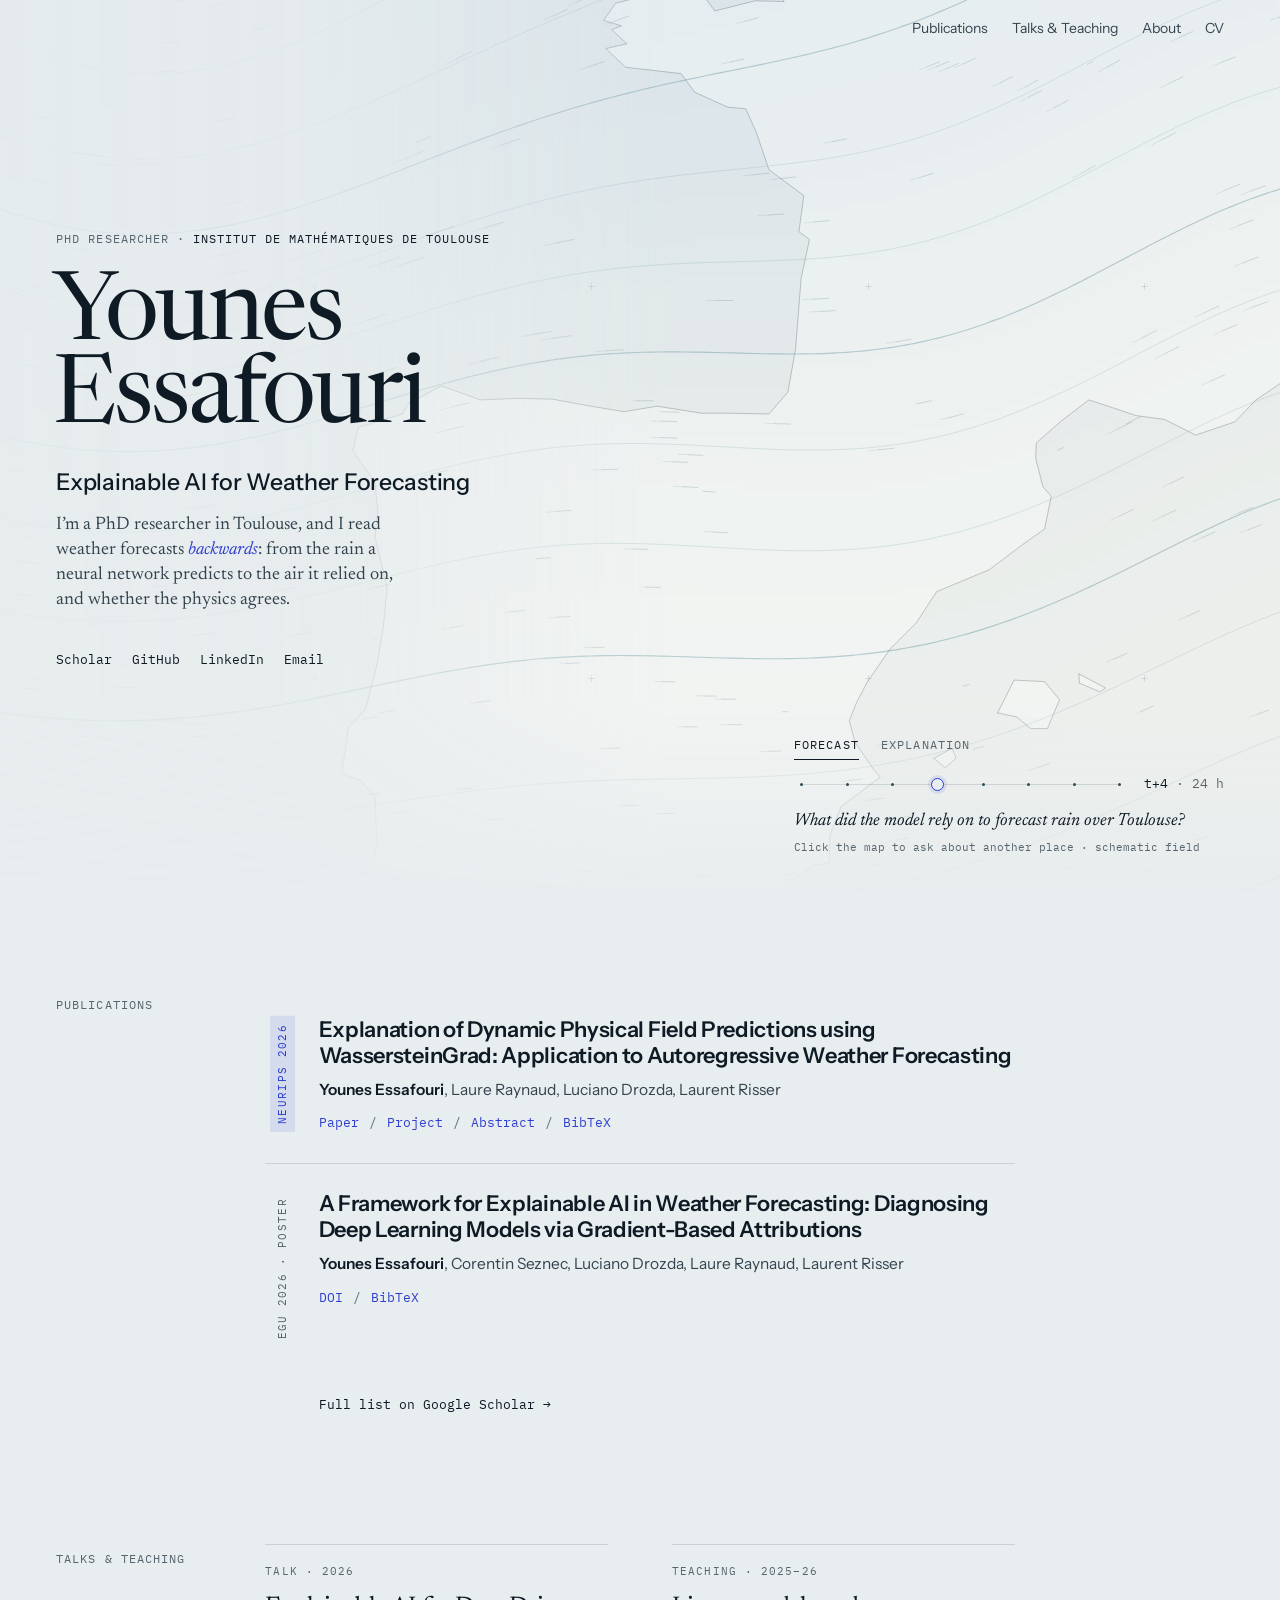
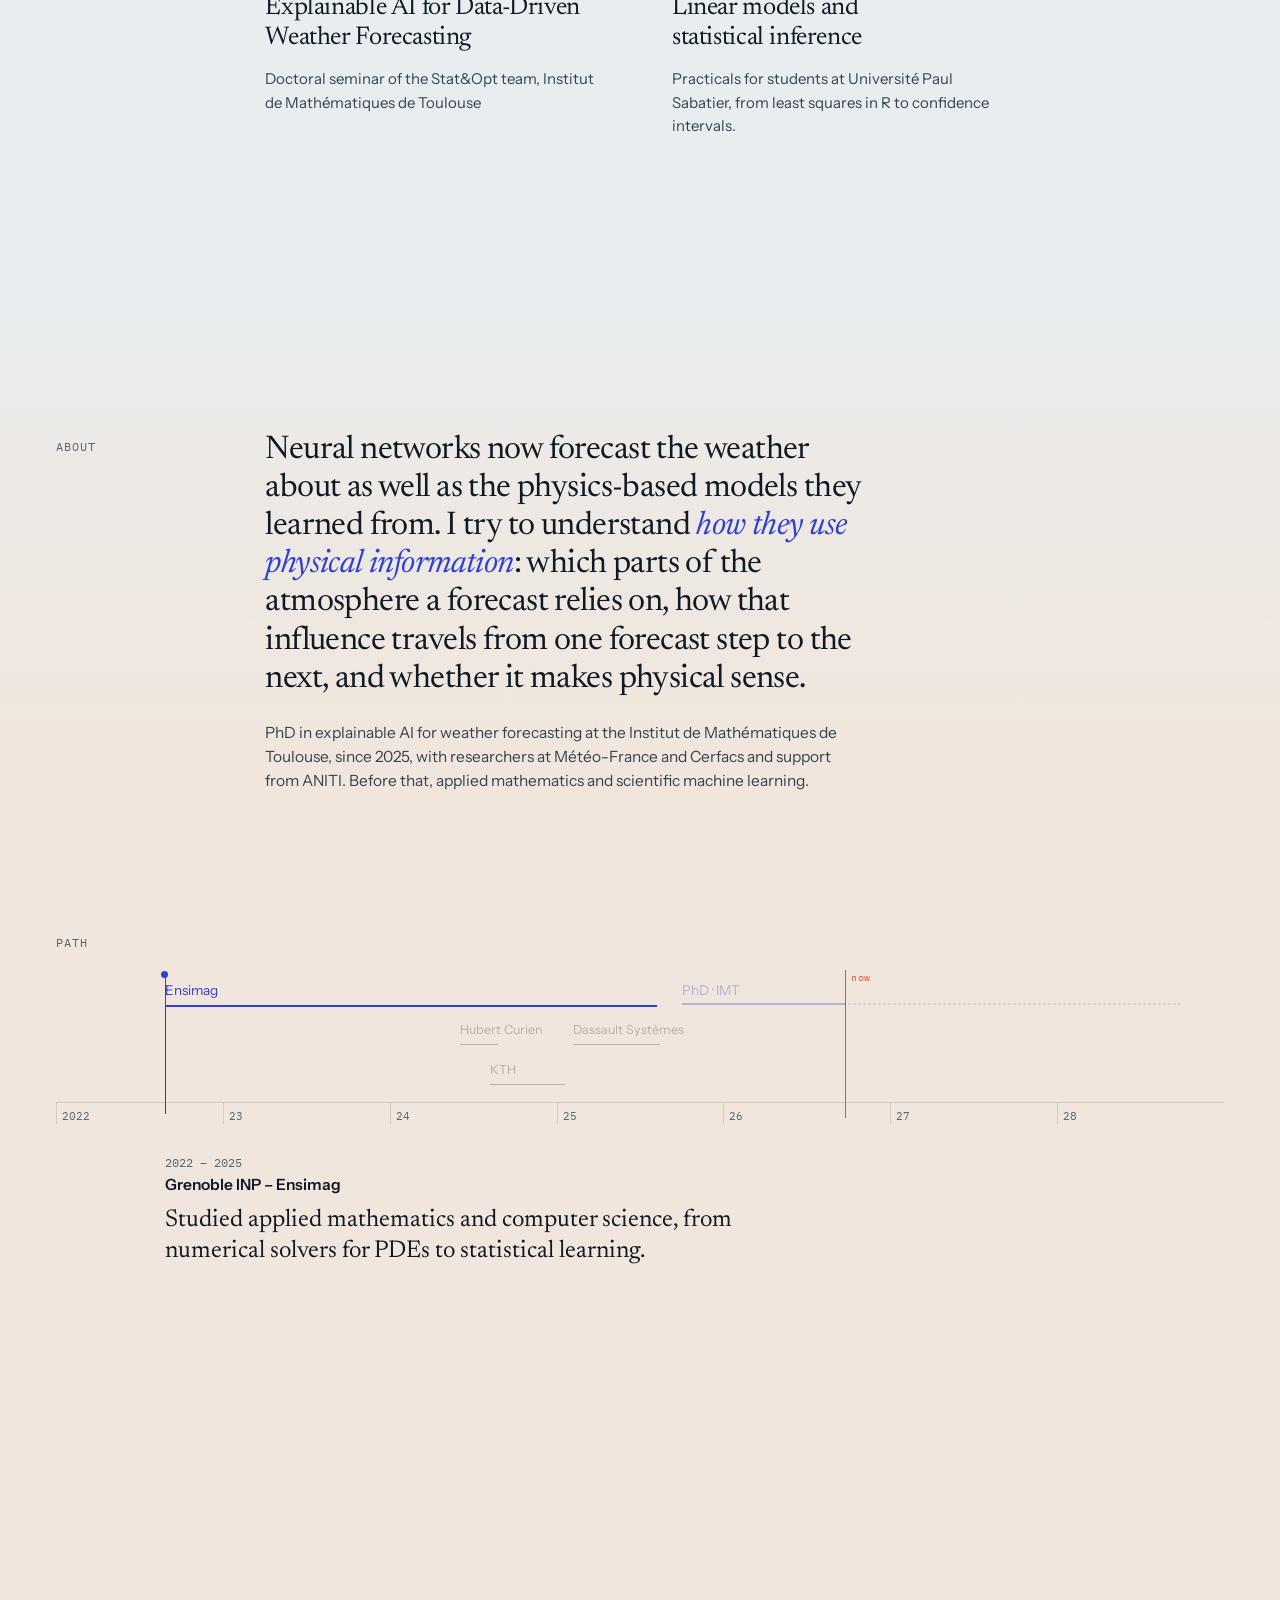
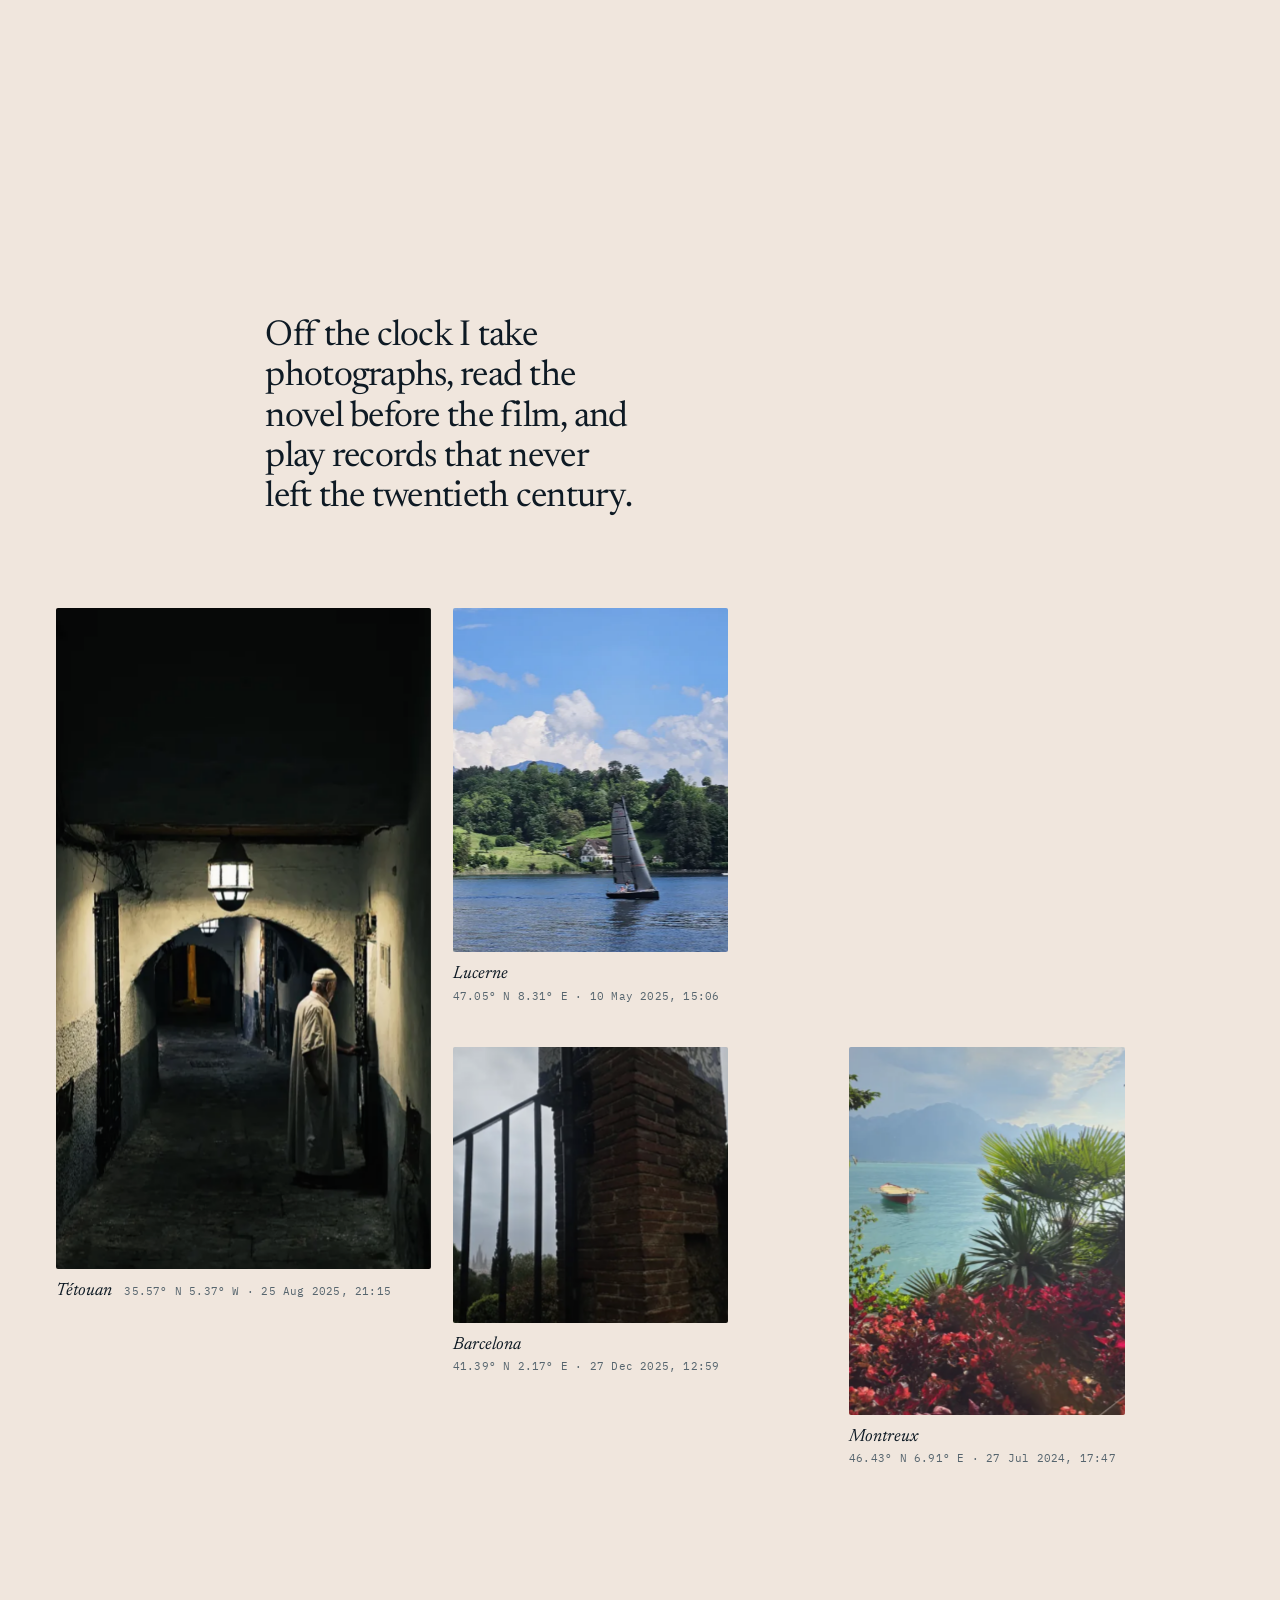
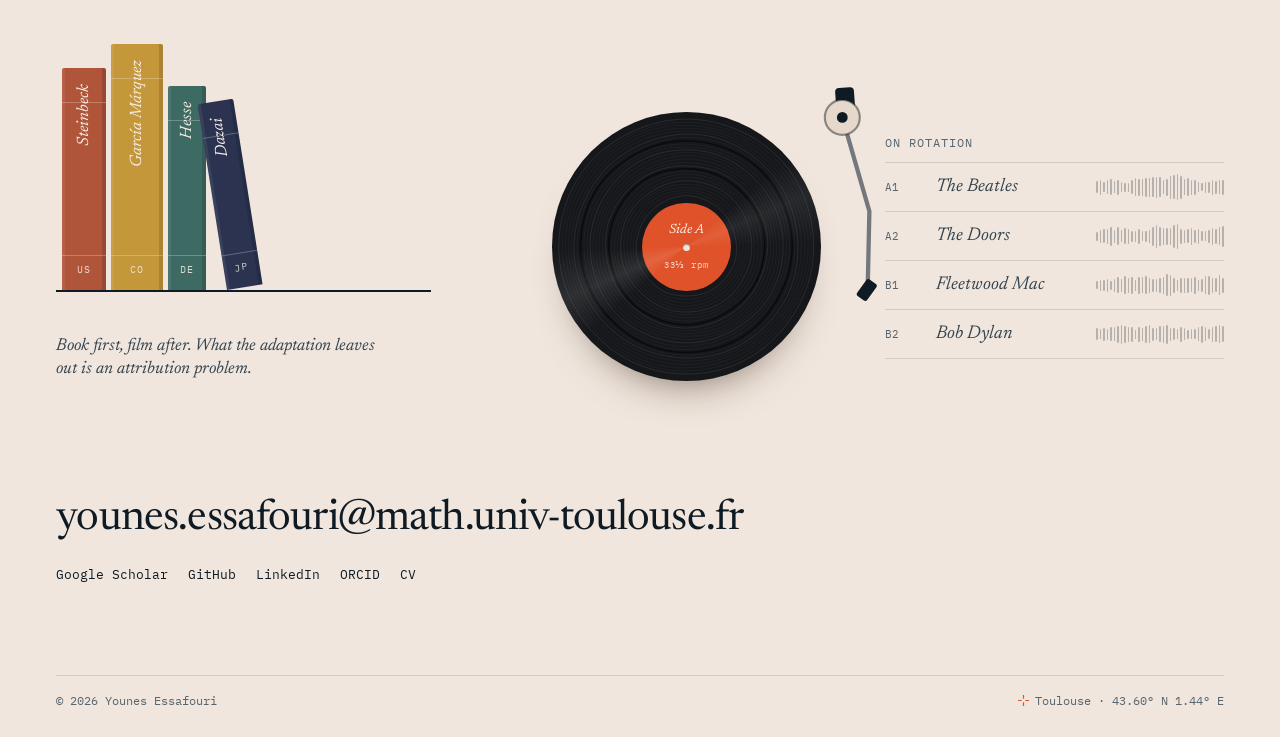
<file: index.html>
<!DOCTYPE html>
<html lang="en">
<head>
<meta charset="utf-8">
<meta name="viewport" content="width=device-width, initial-scale=1">
<title>Younes Essafouri — Explainable AI for Weather Forecasting</title>
<meta name="description" content="Younes Essafouri, PhD researcher at the Institut de Mathématiques de Toulouse, studies what neural weather models rely on to make their forecasts, and whether it makes physical sense.">
<meta name="author" content="Younes Essafouri">
<meta name="theme-color" content="#e8edef">
<meta property="og:type" content="website">
<meta property="og:title" content="Younes Essafouri — Explainable AI for Weather Forecasting">
<meta property="og:description" content="What neural weather models rely on to make their forecasts, and whether it makes physical sense.">
<meta property="og:image" content="assets/work/og-card.webp">
<meta name="twitter:card" content="summary_large_image">
<link rel="preload" href="fonts/newsreader-normal.woff2" as="font" type="font/woff2" crossorigin>
<link rel="preload" href="fonts/instrument-sans.woff2" as="font" type="font/woff2" crossorigin>
<link rel="stylesheet" href="css/style.css?v=20260926">
<link rel="icon" type="image/svg+xml" href="data:image/svg+xml,%3Csvg xmlns='http://www.w3.org/2000/svg' viewBox='0 0 32 32'%3E%3Crect width='32' height='32' fill='%23e8edef'/%3E%3Cpath d='M16 4v8M16 20v8M4 16h8M20 16h8' stroke='%23e0532a' stroke-width='2.4'/%3E%3Ccircle cx='16' cy='16' r='2' fill='%23e0532a'/%3E%3C/svg%3E">
<script>document.documentElement.classList.add("js");</script>
<script type="application/ld+json">
{
  "@context": "https://schema.org",
  "@type": "Person",
  "name": "Younes Essafouri",
  "jobTitle": "PhD researcher",
  "affiliation": {"@type": "Organization", "name": "Institut de Mathématiques de Toulouse"},
  "knowsAbout": ["Explainable AI", "Weather forecasting", "Attribution methods", "Optimal transport"],
  "email": "mailto:younes.essafouri@math.univ-toulouse.fr",
  "sameAs": [
    "https://github.com/YounesEssafouri",
    "https://scholar.google.com/citations?user=xJJI31wAAAAJ",
    "https://www.linkedin.com/in/younes-essafouri/",
    "https://orcid.org/0009-0005-9830-409X"
  ]
}
</script>
</head>
<body id="top">
<a class="skip-link" href="#main">Skip to content</a>

<nav class="topnav" aria-label="Sections" data-topnav>
  <div class="wrap topnav-inner">
  <a class="topnav-name" href="#top">Younes Essafouri</a>
  <ul>
    <li><a href="#publications">Publications</a></li>
    <li><a href="#talks">Talks &amp; Teaching</a></li>
    <li><a href="#about">About</a></li>
    <li><a href="assets/YounesEssafouri_PHD_resume.pdf">CV</a></li>
  </ul>
  </div>
</nav>

<header class="hero" data-field>
  <div class="field-stage">
    <noscript><img class="field-poster" src="assets/work/fig0.webp" alt=""></noscript>
    <canvas role="img" aria-label="Schematic weather map of south-western Europe: contours and wind of the 500 hPa field flowing in from the Atlantic, a crosshair over Toulouse, and a blue explanation region that reaches further upstream, towards the Bay of Biscay, as the forecast lead time increases."></canvas>
  </div>

  <div class="hero-id wrap">
    <div class="hero-title">
      <p class="hero-kicker label">PhD researcher · <b>Institut de Mathématiques de Toulouse</b></p>
      <h1 class="hero-name">Younes<br>Essafouri</h1>
      <p class="hero-field">Explainable AI for Weather Forecasting</p>
    </div>
    <div class="hero-text">
      <p class="hero-intro">I’m a PhD researcher in Toulouse, and I read weather forecasts <em>backwards</em>: from the rain a neural network predicts to the air it relied on, and whether the physics agrees.</p>
      <ul class="links" aria-label="Elsewhere online">
        <li><a href="https://scholar.google.com/citations?user=xJJI31wAAAAJ&amp;hl=en" rel="me">Scholar</a></li>
        <li><a href="https://github.com/YounesEssafouri" rel="me">GitHub</a></li>
        <li><a href="https://www.linkedin.com/in/younes-essafouri/" rel="me">LinkedIn</a></li>
        <li><a href="mailto:younes.essafouri@math.univ-toulouse.fr">Email</a></li>
      </ul>
    </div>
  </div>

  <div class="field-ui">
    <div class="toggle" role="group" aria-label="Layer shown on the map">
      <button type="button" data-field-view="forecast" aria-pressed="true">Forecast</button>
      <button type="button" data-field-view="explanation" aria-pressed="false">Explanation</button>
    </div>
    <div class="lead">
      <div class="lead-axis">
        <span class="lead-dots" aria-hidden="true"><i></i><i></i><i></i><i></i><i></i><i></i><i></i><i></i></span>
        <input type="range" min="1" max="8" step="1" value="4" data-field-lead aria-label="Forecast lead time, in autoregressive steps of 6 hours">
      </div>
      <output data-field-lead-out>t+4<span> · 24 h</span></output>
    </div>
    <p class="field-cap"><em>What did the model rely on to forecast rain over <span data-field-place>Toulouse</span>?</em><button type="button" data-field-reset hidden>back to Toulouse</button>
      <span class="hint"><span class="hint-pointer">Click</span><span class="hint-touch">Tap</span> the map to ask about another place · schematic field</span></p>
  </div>
</header>

<main id="main">

<div class="flow wrap">

  <!-- ======================================================== PUBLICATIONS -->
  <section class="flow-row pubs" id="publications" aria-labelledby="pubs-h">
    <h2 class="label" id="pubs-h">Publications</h2>
    <ol>
      <li class="pub">
        <p class="pub-venue is-accepted">NeurIPS 2026</p>
        <div>
          <h3 class="pub-title"><a href="https://arxiv.org/abs/2604.22580">Explanation of Dynamic Physical Field Predictions using WassersteinGrad: Application to Autoregressive Weather Forecasting</a></h3>
          <p class="pub-authors"><b>Younes Essafouri</b>, Laure Raynaud, Luciano Drozda, Laurent Risser</p>
          <p class="pub-links">
            <a href="https://arxiv.org/abs/2604.22580">Paper</a>
            <a href="https://younesessafouri.github.io/WassersteinGrad/">Project</a>
            <button type="button" data-toggle="abs-wg">Abstract</button>
            <button type="button" data-toggle="bib-wg">BibTeX</button>
          </p>
          <div class="bib" id="abs-wg" hidden>
            <p>Perturbing the input of a neural weather model does not make its gradient explanation noisier; it makes it move. We show that stochastic input perturbations geometrically displace attribution maps on dynamic physical fields, an effect that compounds under autoregressive rollout, and replace SmoothGrad’s pointwise averaging with an entropic Wasserstein barycenter that recovers a spatially coherent geometric consensus.</p>
          </div>
          <div class="bib" id="bib-wg" hidden>
            <pre id="bib-wg-src">@inproceedings{essafouri2026wassersteingrad,
  title         = {Explanation of Dynamic Physical Field Predictions using
                   WassersteinGrad: Application to Autoregressive Weather
                   Forecasting},
  author        = {Essafouri, Younes and Raynaud, Laure and
                   Drozda, Luciano and Risser, Laurent},
  booktitle     = {Advances in Neural Information Processing Systems},
  year          = {2026},
  eprint        = {2604.22580},
  archivePrefix = {arXiv}
}</pre>
            <button type="button" class="bib-copy" data-copy="bib-wg-src">Copy</button>
          </div>
        </div>
      </li>
      <li class="pub">
        <p class="pub-venue">EGU 2026 · Poster</p>
        <div>
          <h3 class="pub-title"><a href="https://doi.org/10.5194/egusphere-egu26-4039">A Framework for Explainable AI in Weather Forecasting: Diagnosing Deep Learning Models via Gradient-Based Attributions</a></h3>
          <p class="pub-authors"><b>Younes Essafouri</b>, Corentin Seznec, Luciano Drozda, Laure Raynaud, Laurent Risser</p>
          <p class="pub-links">
            <a href="https://doi.org/10.5194/egusphere-egu26-4039">DOI</a>
            <button type="button" data-toggle="bib-egu">BibTeX</button>
          </p>
          <div class="bib" id="bib-egu" hidden>
            <pre id="bib-egu-src">@inproceedings{essafouri2026framework,
  title     = {A Framework for Explainable AI in Weather Forecasting:
               Diagnosing Deep Learning Models via Gradient-Based
               Attributions},
  author    = {Essafouri, Younes and Seznec, Corentin and Drozda, Luciano
               and Raynaud, Laure and Risser, Laurent},
  booktitle = {EGU General Assembly 2026},
  address   = {Vienna, Austria},
  note      = {EGU26-4039},
  doi       = {10.5194/egusphere-egu26-4039},
  year      = {2026}
}</pre>
            <button type="button" class="bib-copy" data-copy="bib-egu-src">Copy</button>
          </div>
        </div>
      </li>
    </ol>
    <p class="pubs-more"><a class="text-link" href="https://scholar.google.com/citations?user=xJJI31wAAAAJ&amp;hl=en">Full list on Google Scholar</a></p>
  </section>

  <!-- ==================================================== TALKS & TEACHING -->
  <section class="flow-row" id="talks" aria-labelledby="talks-h">
    <h2 class="label" id="talks-h">Talks &amp; Teaching</h2>
    <div class="tt">
      <article class="tt-item">
        <p class="tt-kind">Talk · 2026</p>
        <h3 class="tt-title">Explainable AI for Data-Driven Weather Forecasting</h3>
        <p class="tt-where">Doctoral seminar of the Stat&amp;Opt team, Institut de Mathématiques de Toulouse</p>
      </article>
      <!-- To show teaching hours: add data-hours="N" here (one tick per hour is drawn below the title) -->
      <article class="tt-item tt-teach">
        <p class="tt-kind">Teaching · 2025–26</p>
        <h3 class="tt-title">Linear models and statistical inference</h3>
        <div class="tt-rug" aria-hidden="true"></div>
        <p class="tt-where">Practicals for students at Université Paul Sabatier, from least squares in R to confidence intervals.</p>
      </article>
    </div>
  </section>

</div>

<!-- =============================================================== ABOUT -->
<section class="about" id="about" aria-labelledby="about-h">
  <div class="wrap">

    <div class="flow-row about-head">
      <h2 class="label" id="about-h">About</h2>
      <div class="about-intro">
        <p class="about-lead">Neural networks now forecast the weather about as well as the physics-based models they learned from. I try to understand <mark>how they use physical information</mark>: which parts of the atmosphere a forecast relies on, how that influence travels from one forecast step to the next, and whether it makes physical sense.</p>
        <p class="about-context">PhD in explainable AI for weather forecasting at the Institut de Mathématiques de Toulouse, since 2025, with researchers at Météo-France and Cerfacs and support from ANITI. Before that, applied mathematics and scientific machine learning.</p>
      </div>
    </div>

    <!-- the path so far: scroll moves a cursor through the stages -->
    <figure class="path" data-path aria-labelledby="path-h">
      <div class="path-sticky">
        <p class="label" id="path-h">Path</p>
        <div class="path-axis">
          <ol class="path-years" aria-hidden="true"><li>2022</li><li>23</li><li>24</li><li>25</li><li>26</li><li>27</li><li>28</li></ol>
          <span class="path-now" aria-hidden="true">now</span>
          <span class="path-cursor" aria-hidden="true"></span>
          <ol class="path-stages">
          <li class="stage" style="--a: 2022.65; --b: 2025.6; --lane: 0" data-a="2022.65" data-b="2025.6">
            <button type="button" class="stage-bar" tabindex="-1" aria-hidden="true"><span>Ensimag</span></button>
            <div class="stage-copy">
              <p class="stage-when">2022 – 2025</p>
              <h3 class="stage-name">Grenoble INP – Ensimag</h3>
              <p class="stage-text">Studied applied mathematics and computer science, from numerical solvers for PDEs to statistical learning.</p>
            </div>
          </li>
          <li class="stage" style="--a: 2024.42; --b: 2024.65; --lane: 1" data-a="2024.42" data-b="2024.65">
            <button type="button" class="stage-bar" tabindex="-1" aria-hidden="true"><span>Hubert Curien</span></button>
            <div class="stage-copy">
              <p class="stage-when">Summer 2024</p>
              <h3 class="stage-name">Laboratoire Hubert Curien</h3>
              <p class="stage-text">Replaced an expensive solver for the Kuramoto–Sivashinsky equation with physics-informed networks and Fourier neural operators.</p>
            </div>
          </li>
          <li class="stage" style="--a: 2024.6; --b: 2025.05; --lane: 2" data-a="2024.6" data-b="2025.05">
            <button type="button" class="stage-bar" tabindex="-1" aria-hidden="true"><span>KTH</span></button>
            <div class="stage-copy">
              <p class="stage-when">2024 – 2025</p>
              <h3 class="stage-name">KTH, Stockholm</h3>
              <p class="stage-text">Studied machine learning and worked on physics-informed models for fluid dynamics with the KTH AI Society.</p>
            </div>
          </li>
          <li class="stage" style="--a: 2025.1; --b: 2025.62; --lane: 1" data-a="2025.1" data-b="2025.62">
            <button type="button" class="stage-bar" tabindex="-1" aria-hidden="true"><span>Dassault Systèmes</span></button>
            <div class="stage-copy">
              <p class="stage-when">2025</p>
              <h3 class="stage-name">Dassault Systèmes</h3>
              <p class="stage-text">Developed physics-informed neural network surrogates for cardiac heat-transfer simulations.</p>
            </div>
          </li>
          <li class="stage is-phd" style="--a: 2025.75; --b: 2028.75; --lane: 0" data-a="2025.75" data-b="2028.75">
            <button type="button" class="stage-bar" tabindex="-1" aria-hidden="true"><span>PhD · IMT</span></button>
            <div class="stage-copy">
              <p class="stage-when">2025 – now</p>
              <h3 class="stage-name">PhD · Institut de Mathématiques de Toulouse</h3>
              <p class="stage-text">Opening up neural weather models: which parts of the atmosphere a forecast relies on, and whether that makes physical sense.</p>
            </div>
          </li>
          </ol>
        </div>
      </div>
    </figure>

    <p class="about-line">Off the clock I take photographs, read the novel before the film, and play records that never left the twentieth century.</p>

    <!-- photographs, and where they were taken -->
    <div class="notes">
      <div class="gallery">
      <figure class="shot shot--tetouan" data-place="tetouan" tabindex="0">
        <div class="shot-frame"><img src="assets/photos/tetouan-480.webp" srcset="assets/photos/tetouan-480.webp 480w, assets/photos/tetouan-960.webp 960w" sizes="(max-width: 699px) 50vw, 30vw" width="480" height="853" loading="lazy" decoding="async" alt="A man in a white djellaba at a doorway in a narrow alley of the Tétouan medina at night, under a hanging lantern."></div>
        <figcaption><span class="shot-place">Tétouan</span><span class="shot-meta">35.57° N 5.37° W · 25 Aug 2025, 21:15</span></figcaption>
      </figure>
      <figure class="shot shot--lucerne" data-place="lucerne" tabindex="0">
        <div class="shot-frame"><img src="assets/photos/lucerne-480.webp" srcset="assets/photos/lucerne-480.webp 480w, assets/photos/lucerne-960.webp 960w" sizes="(max-width: 699px) 50vw, 23vw" width="480" height="853" loading="lazy" decoding="async" alt="A racing sailboat on Lake Lucerne below wooded hills and tall summer clouds."></div>
        <figcaption><span class="shot-place">Lucerne</span><span class="shot-meta">47.05° N 8.31° E · 10 May 2025, 15:06</span></figcaption>
      </figure>
      <figure class="shot shot--barcelona" data-place="barcelona" tabindex="0">
        <div class="shot-frame"><img src="assets/photos/barcelona-480.webp" srcset="assets/photos/barcelona-480.webp 480w, assets/photos/barcelona-960.webp 960w" sizes="(max-width: 699px) 50vw, 23vw" width="480" height="853" loading="lazy" decoding="async" alt="A brick and mosaic gate pillar in Barcelona against a grey sky, with an iron gate below."></div>
        <figcaption><span class="shot-place">Barcelona</span><span class="shot-meta">41.39° N 2.17° E · 27 Dec 2025, 12:59</span></figcaption>
      </figure>
      <figure class="shot shot--montreux" data-place="montreux" tabindex="0">
        <div class="shot-frame"><img src="assets/photos/montreux-480.webp" srcset="assets/photos/montreux-480.webp 480w, assets/photos/montreux-960.webp 960w" sizes="(max-width: 699px) 50vw, 23vw" width="480" height="853" loading="lazy" decoding="async" alt="Palm fronds and red flowers framing Lake Geneva at Montreux, a boat on turquoise water."></div>
        <figcaption><span class="shot-place">Montreux</span><span class="shot-meta">46.43° N 6.91° E · 27 Jul 2024, 17:47</span></figcaption>
      </figure>
      </div>
     
    </div>

    <!-- books and records -->
    <div class="leisure">
      <figure class="shelf">
        <ul class="books" aria-label="Authors on the shelf">
          <li class="book" tabindex="0" style="--h: 222px; --w: 44px; --c: #b0543a" data-detail="John Steinbeck · United States · 1902–1968"><span class="book-name">Steinbeck</span><span class="book-mark" aria-hidden="true">US</span><span class="visually-hidden">John Steinbeck, United States, 1902 to 1968</span></li>
          <li class="book" tabindex="0" style="--h: 246px; --w: 52px; --c: #c4973a" data-detail="Gabriel García Márquez · Colombia · 1927–2014"><span class="book-name">García Márquez</span><span class="book-mark" aria-hidden="true">CO</span><span class="visually-hidden">Gabriel García Márquez, Colombia, 1927 to 2014</span></li>
          <li class="book" tabindex="0" style="--h: 204px; --w: 38px; --c: #3d6a63" data-detail="Hermann Hesse · Germany, Switzerland · 1877–1962"><span class="book-name">Hesse</span><span class="book-mark" aria-hidden="true">DE</span><span class="visually-hidden">Hermann Hesse, Germany and Switzerland, 1877 to 1962</span></li>
          <li class="book book--lean" tabindex="0" style="--h: 188px; --w: 36px; --c: #2b3350" data-detail="Osamu Dazai · Japan · 1909–1948"><span class="book-name">Dazai</span><span class="book-mark" aria-hidden="true">JP</span><span class="visually-hidden">Osamu Dazai, Japan, 1909 to 1948</span></li>
        </ul>
        <figcaption>
          <span class="shelf-detail" data-shelf-detail aria-hidden="true">Reading</span>
          <span class="shelf-note">Book first, film after. What the adaptation leaves out is an attribution problem.</span>
        </figcaption>
      </figure>

      <figure class="turntable" data-turntable>
        <div class="deck">
          <div class="record" aria-hidden="true">
            <svg class="record-grooves" viewBox="-150 -150 300 300"></svg>
            <div class="record-label"><span data-record-artist>Side A</span><i class="spindle"></i><small>33⅓ rpm</small></div>
          </div>
          <svg class="tonearm" viewBox="0 0 100 100" aria-hidden="true">
            <g class="tonearm-swing">
              <rect x="106" y="-9" width="7" height="9" rx="1.5" class="tonearm-weight" transform="rotate(20 108 2)"/>
              <path d="M108 2 L103 38 L90.4 64.7" class="tonearm-arm"/>
              <rect x="86.6" y="62" width="7.6" height="4.6" rx="1" class="tonearm-head" transform="rotate(-30 90.4 64.7)"/>
            </g>
            <circle cx="108" cy="2" r="6.5" class="tonearm-base"/>
            <circle cx="108" cy="2" r="2" class="tonearm-pin"/>
          </svg>
        </div>
        <div class="tracks-wrap">
          <p class="label" id="tracks-h">On rotation</p>
          <ol class="tracks" aria-labelledby="tracks-h">
            <li><button type="button" aria-pressed="false" data-track="The Beatles"><span class="n">A1</span><span class="t">The Beatles</span><span class="wave" aria-hidden="true"></span></button></li>
            <li><button type="button" aria-pressed="false" data-track="The Doors"><span class="n">A2</span><span class="t">The Doors</span><span class="wave" aria-hidden="true"></span></button></li>
            <li><button type="button" aria-pressed="false" data-track="Fleetwood Mac"><span class="n">B1</span><span class="t">Fleetwood Mac</span><span class="wave" aria-hidden="true"></span></button></li>
            <li><button type="button" aria-pressed="false" data-track="Bob Dylan"><span class="n">B2</span><span class="t">Bob Dylan</span><span class="wave" aria-hidden="true"></span></button></li>
          </ol>
        </div>
      </figure>
    </div>


  </div>
</section>

</main>

<footer class="site-foot" id="contact">
  <div class="wrap">
    <a class="foot-mail" href="mailto:younes.essafouri@math.univ-toulouse.fr">younes.essafouri@math.univ-toulouse.fr</a>
    <ul class="links">
      <li><a href="https://scholar.google.com/citations?user=xJJI31wAAAAJ&amp;hl=en" rel="me">Google Scholar</a></li>
      <li><a href="https://github.com/YounesEssafouri" rel="me">GitHub</a></li>
      <li><a href="https://www.linkedin.com/in/younes-essafouri/" rel="me">LinkedIn</a></li>
      <li><a href="https://orcid.org/0009-0005-9830-409X" rel="me">ORCID</a></li>
      <li><a href="assets/YounesEssafouri_PHD_resume.pdf">CV</a></li>
    </ul>
    <p class="foot-meta">
      <span>© 2026 Younes Essafouri</span>
      <span><svg viewBox="0 0 12 12" aria-hidden="true"><path d="M6 0v4M6 8v4M0 6h4M8 6h4" stroke="#e0532a" stroke-width="1.3"/></svg>Toulouse · 43.60° N 1.44° E</span>
    </p>
  </div>
</footer>

<script src="js/site.js?v=20260926" defer></script>
<script src="js/field.js?v=20260926" defer></script>
</body>
</html>
</file>
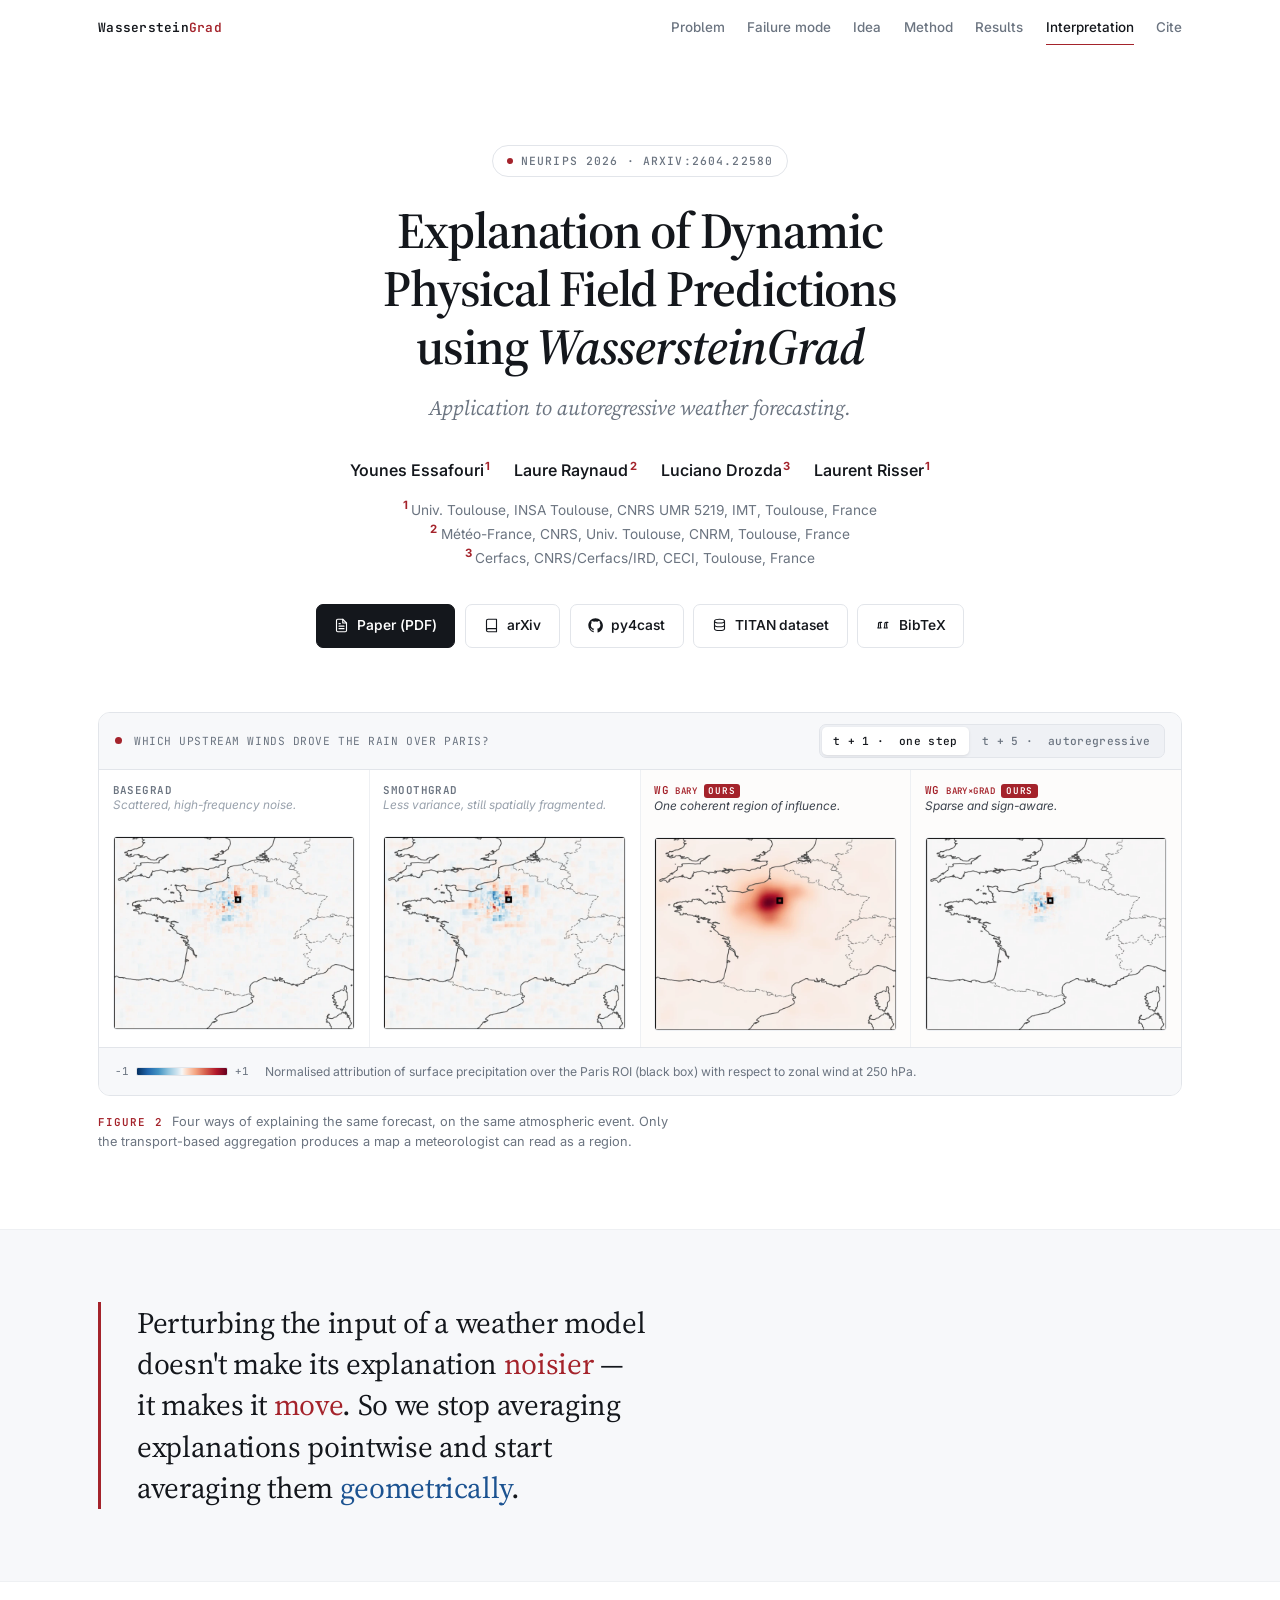
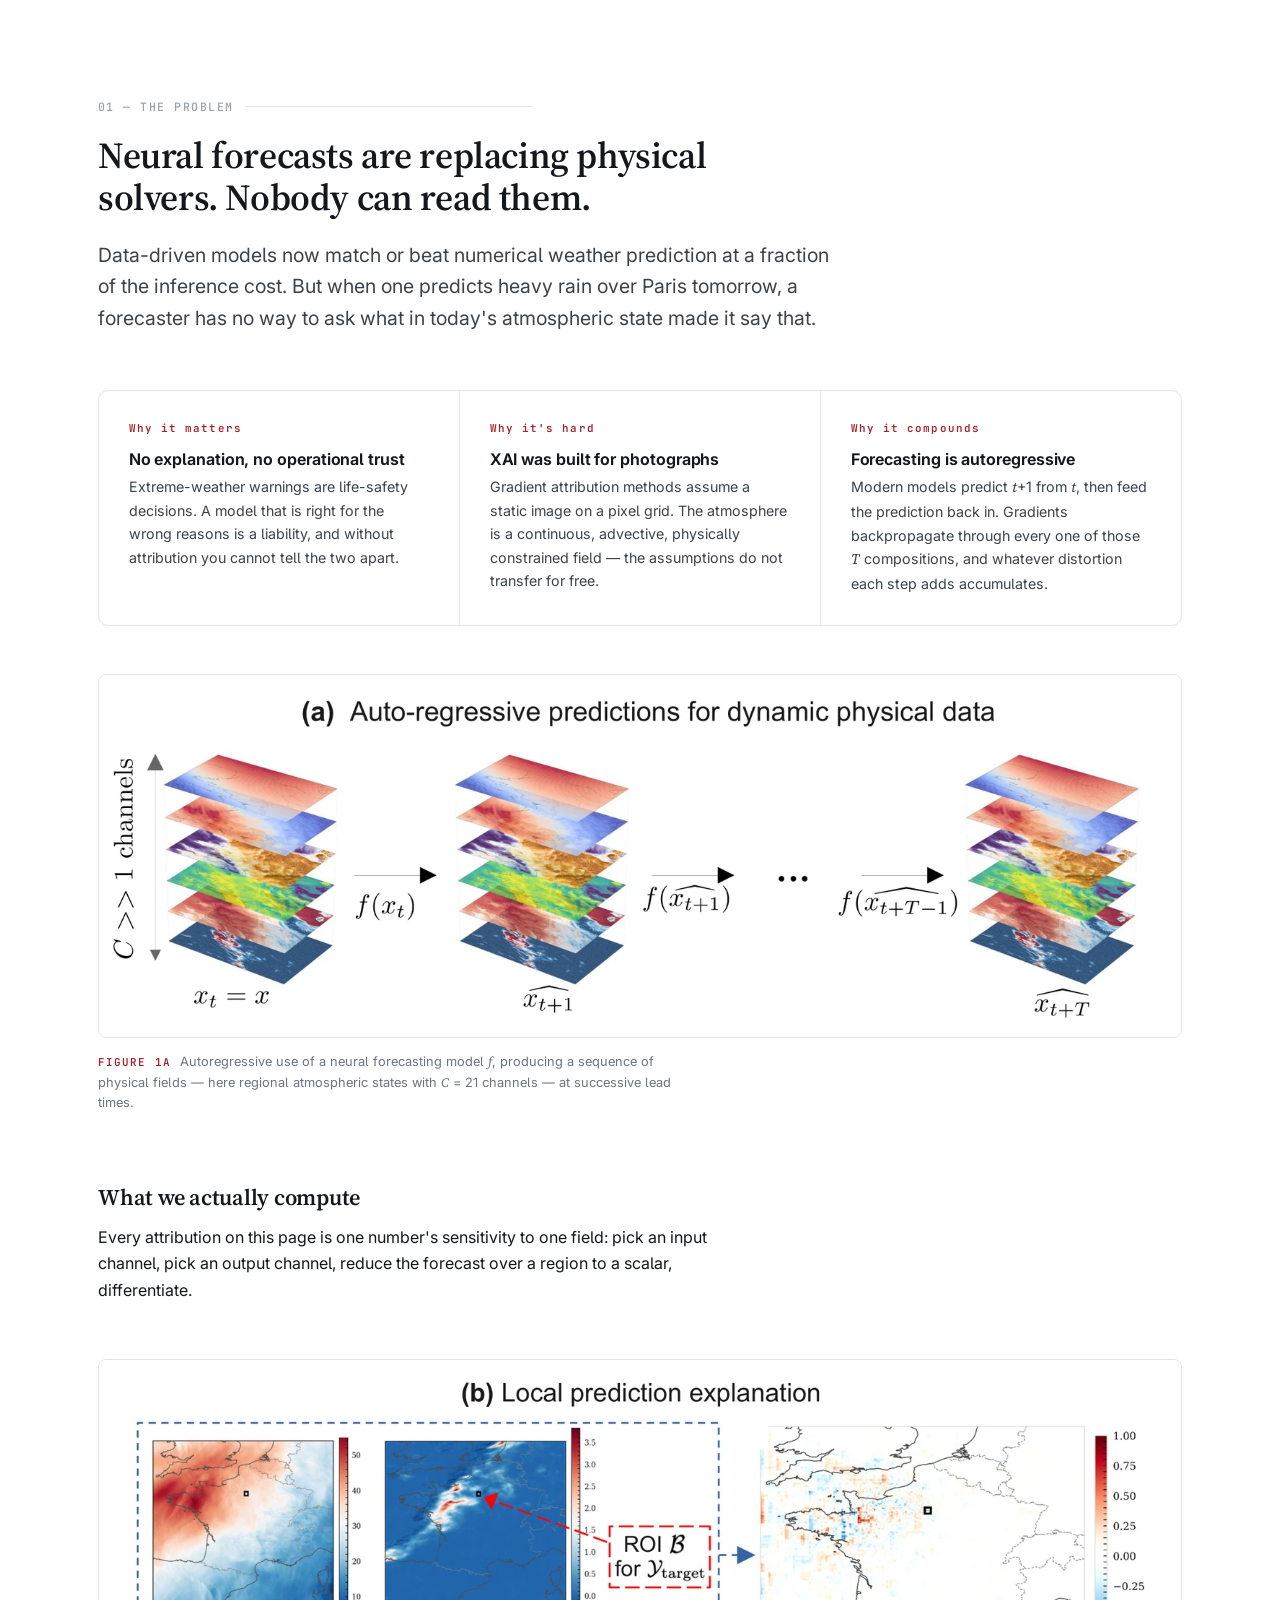
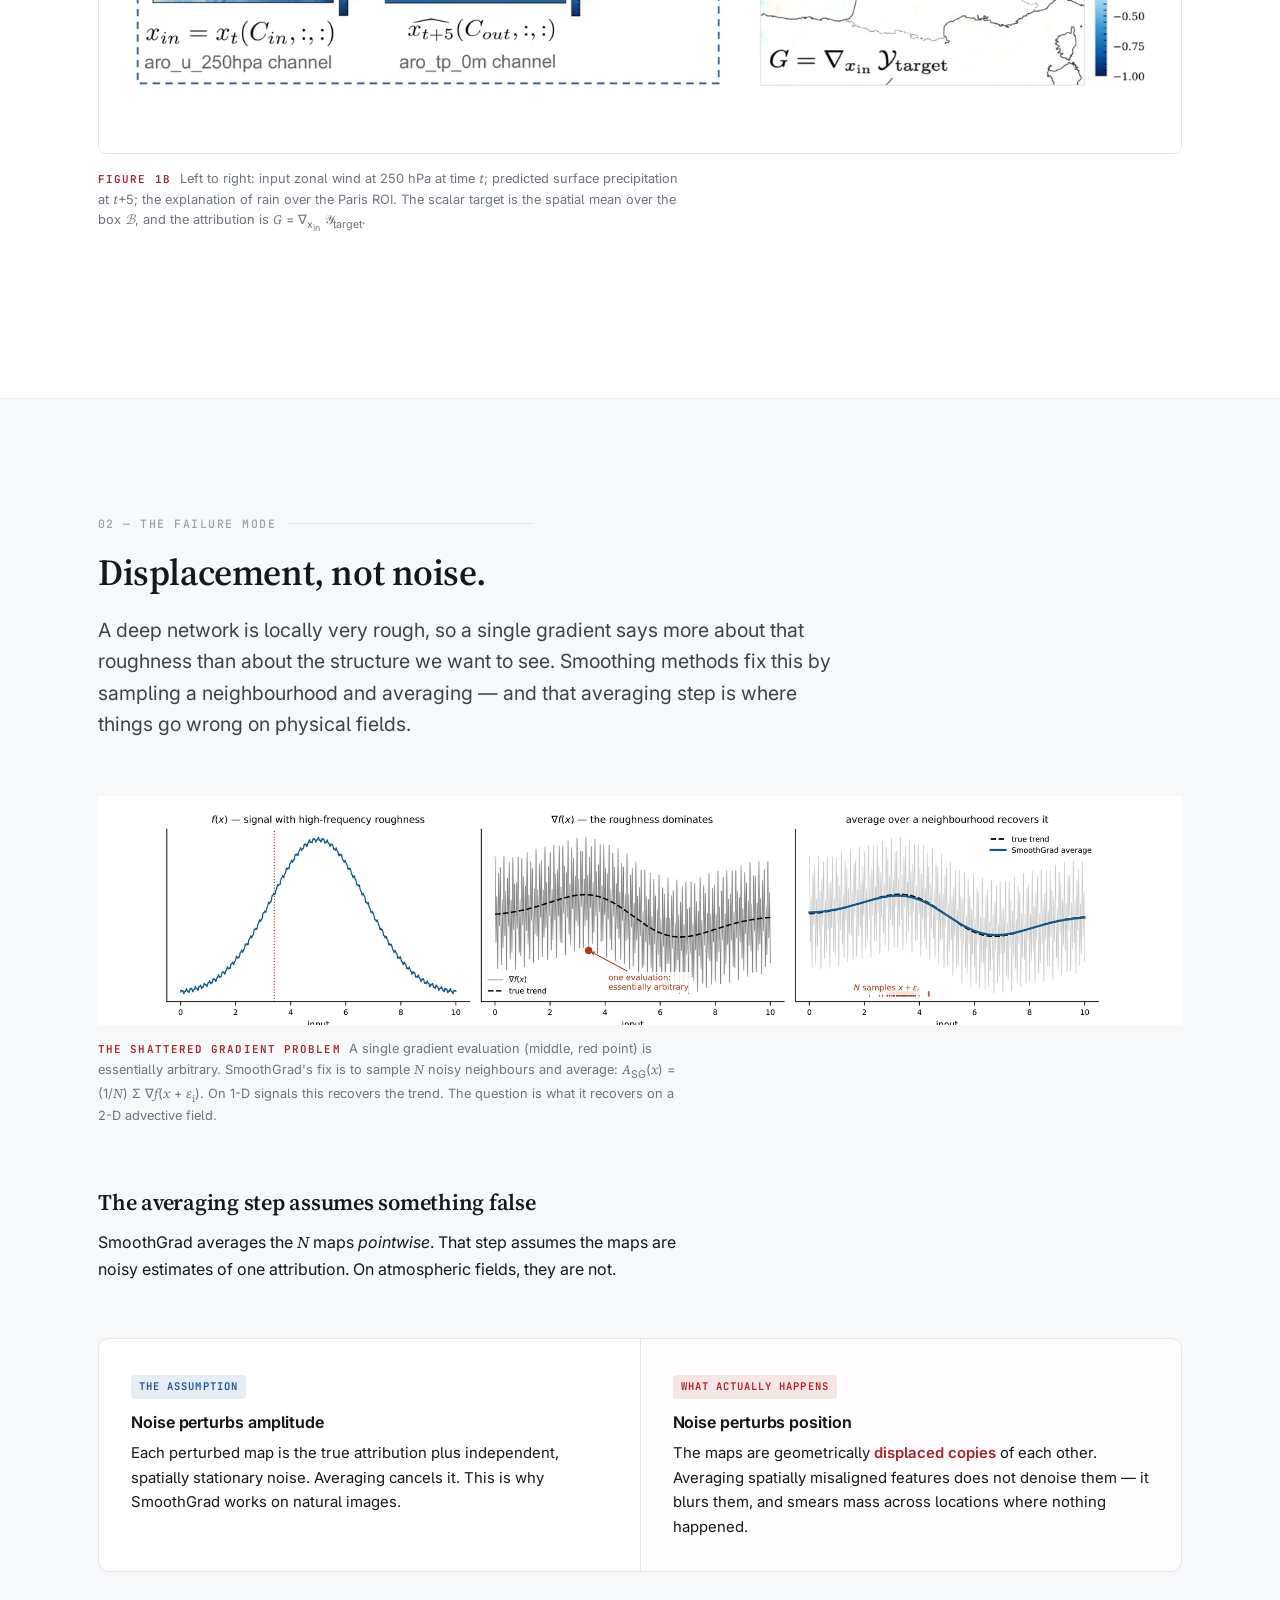
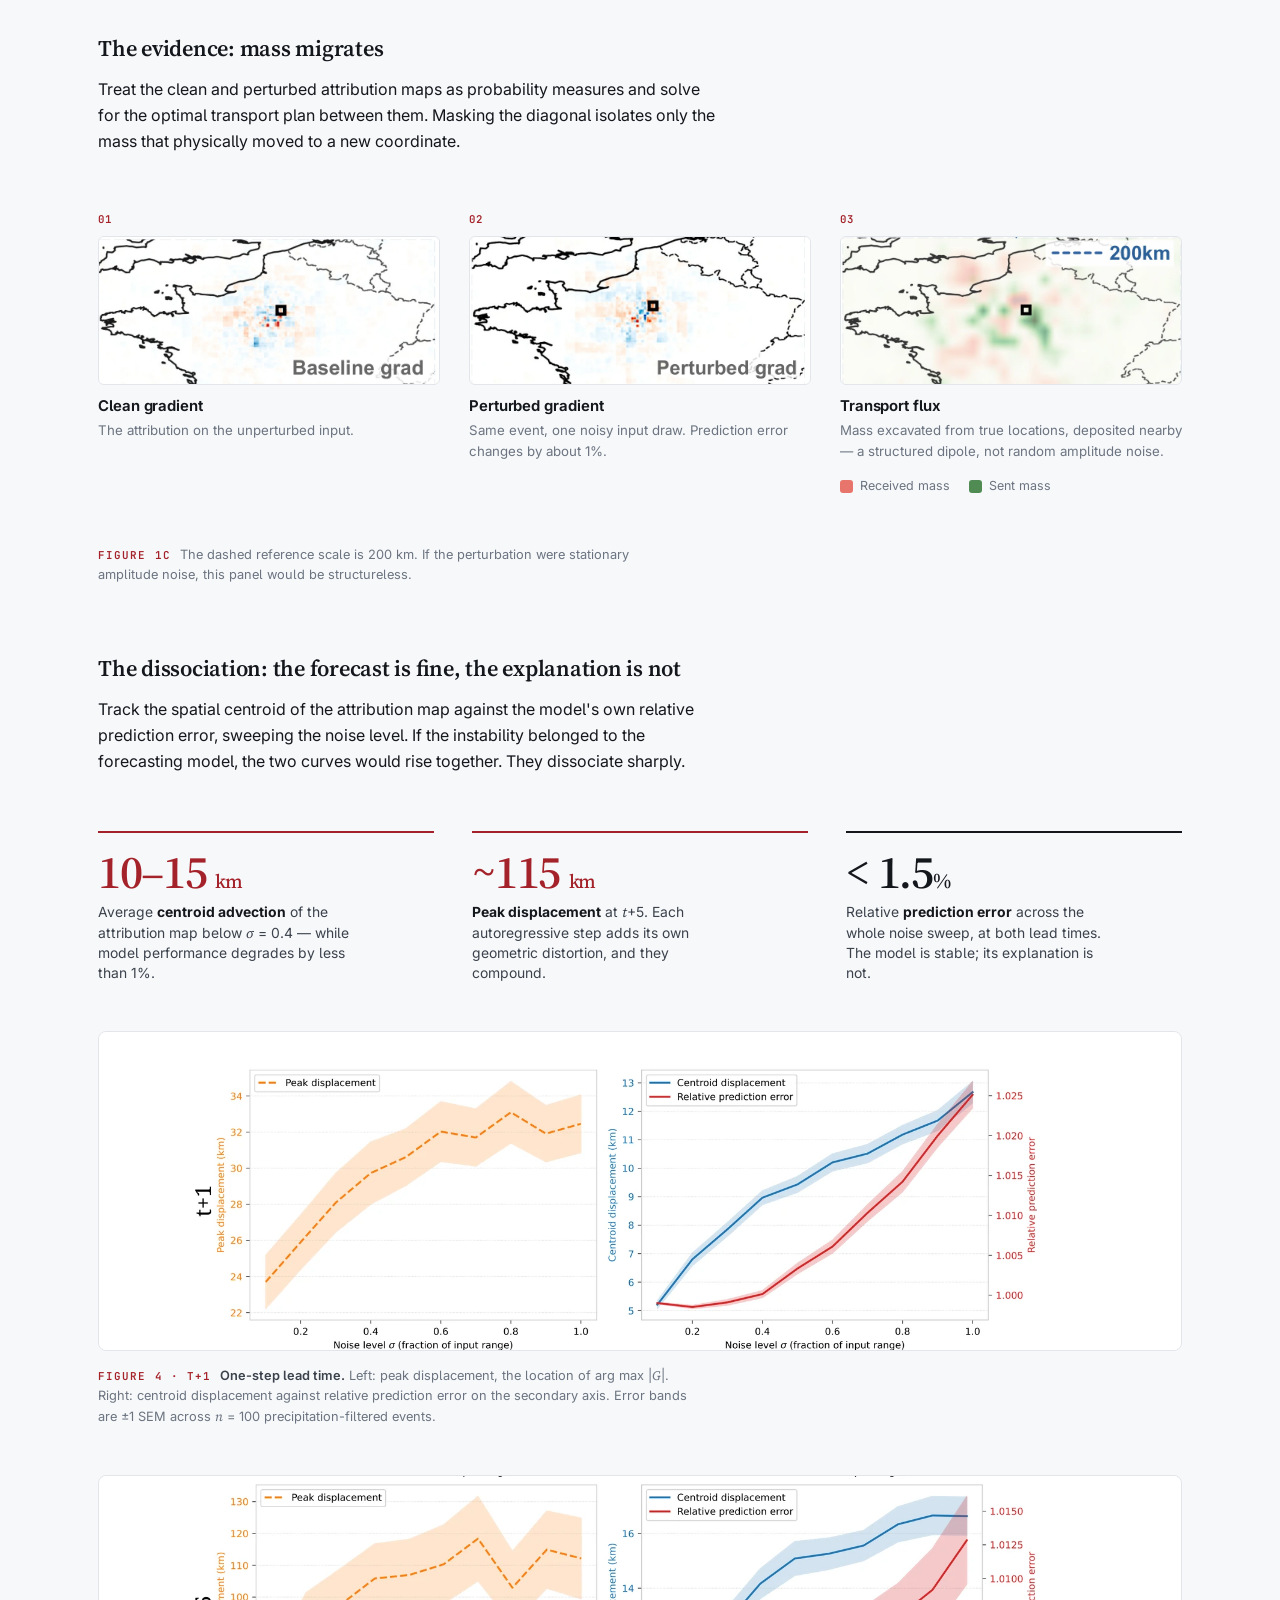
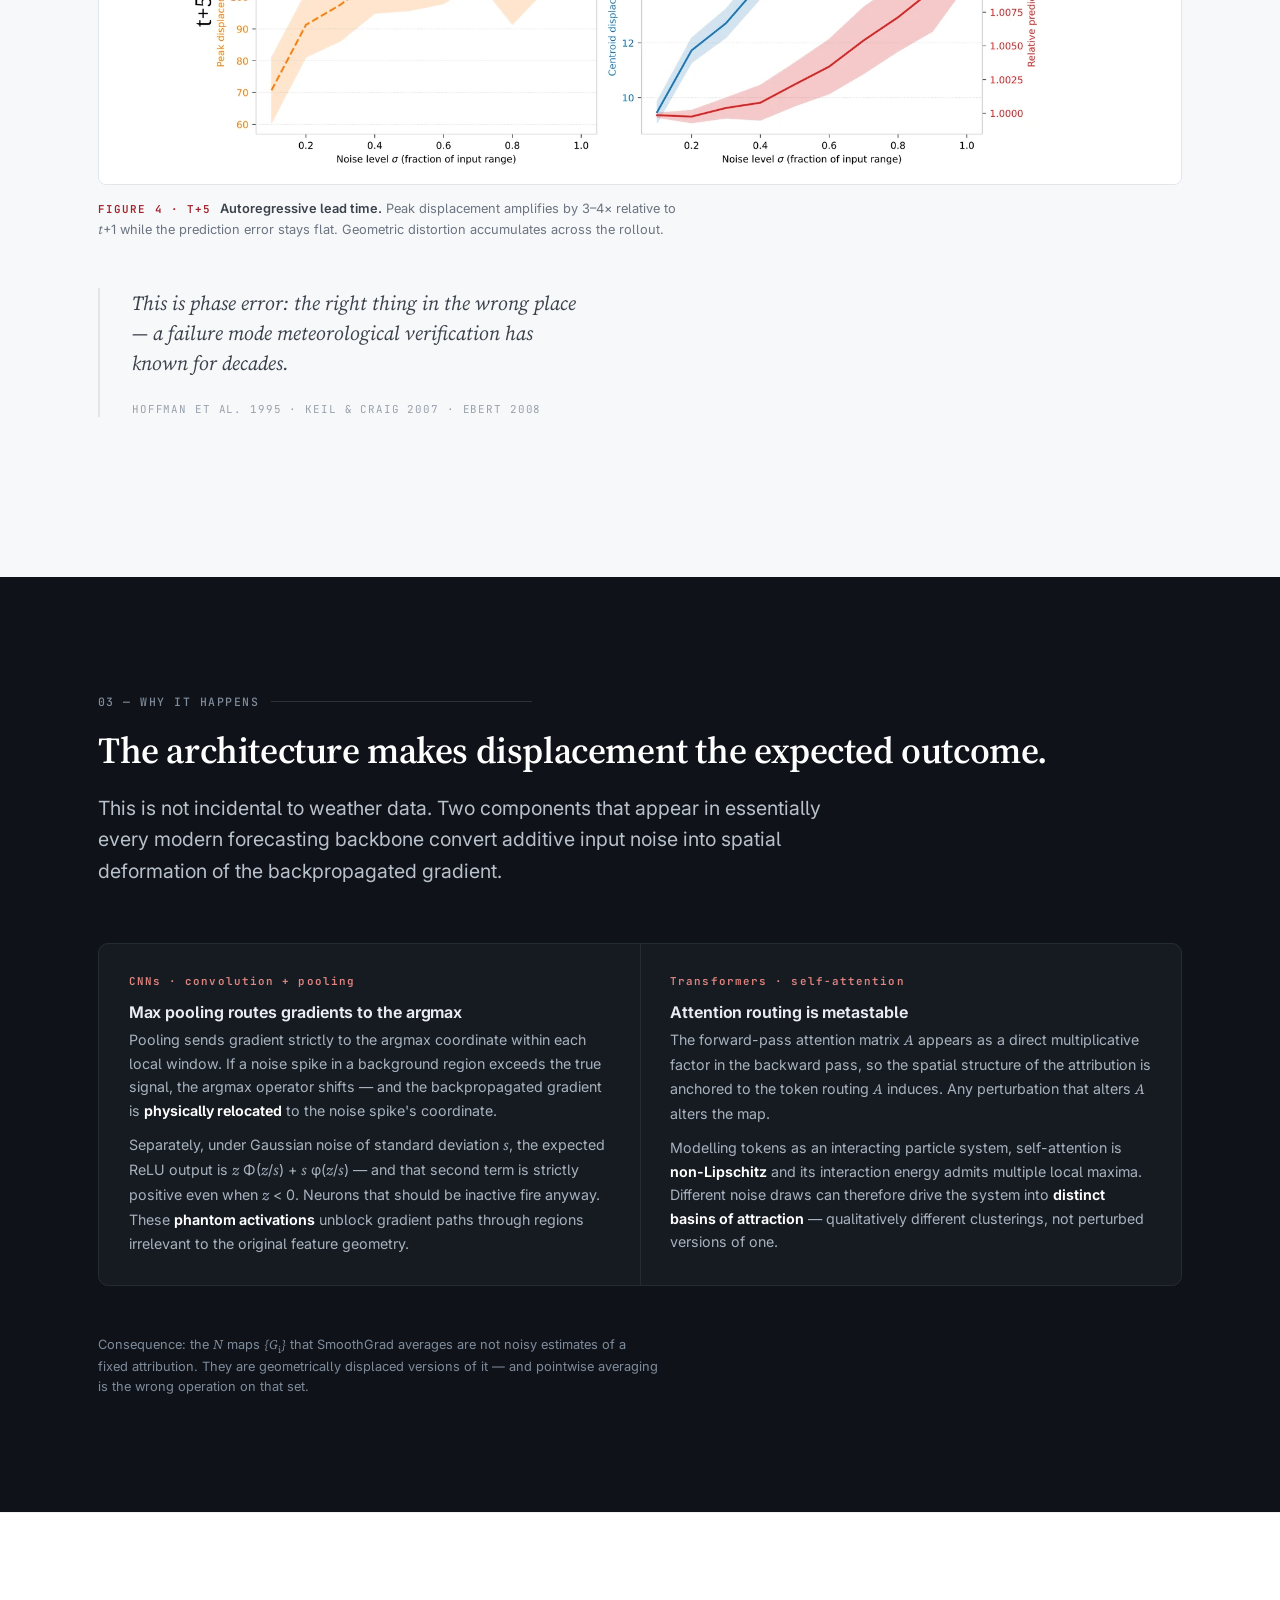
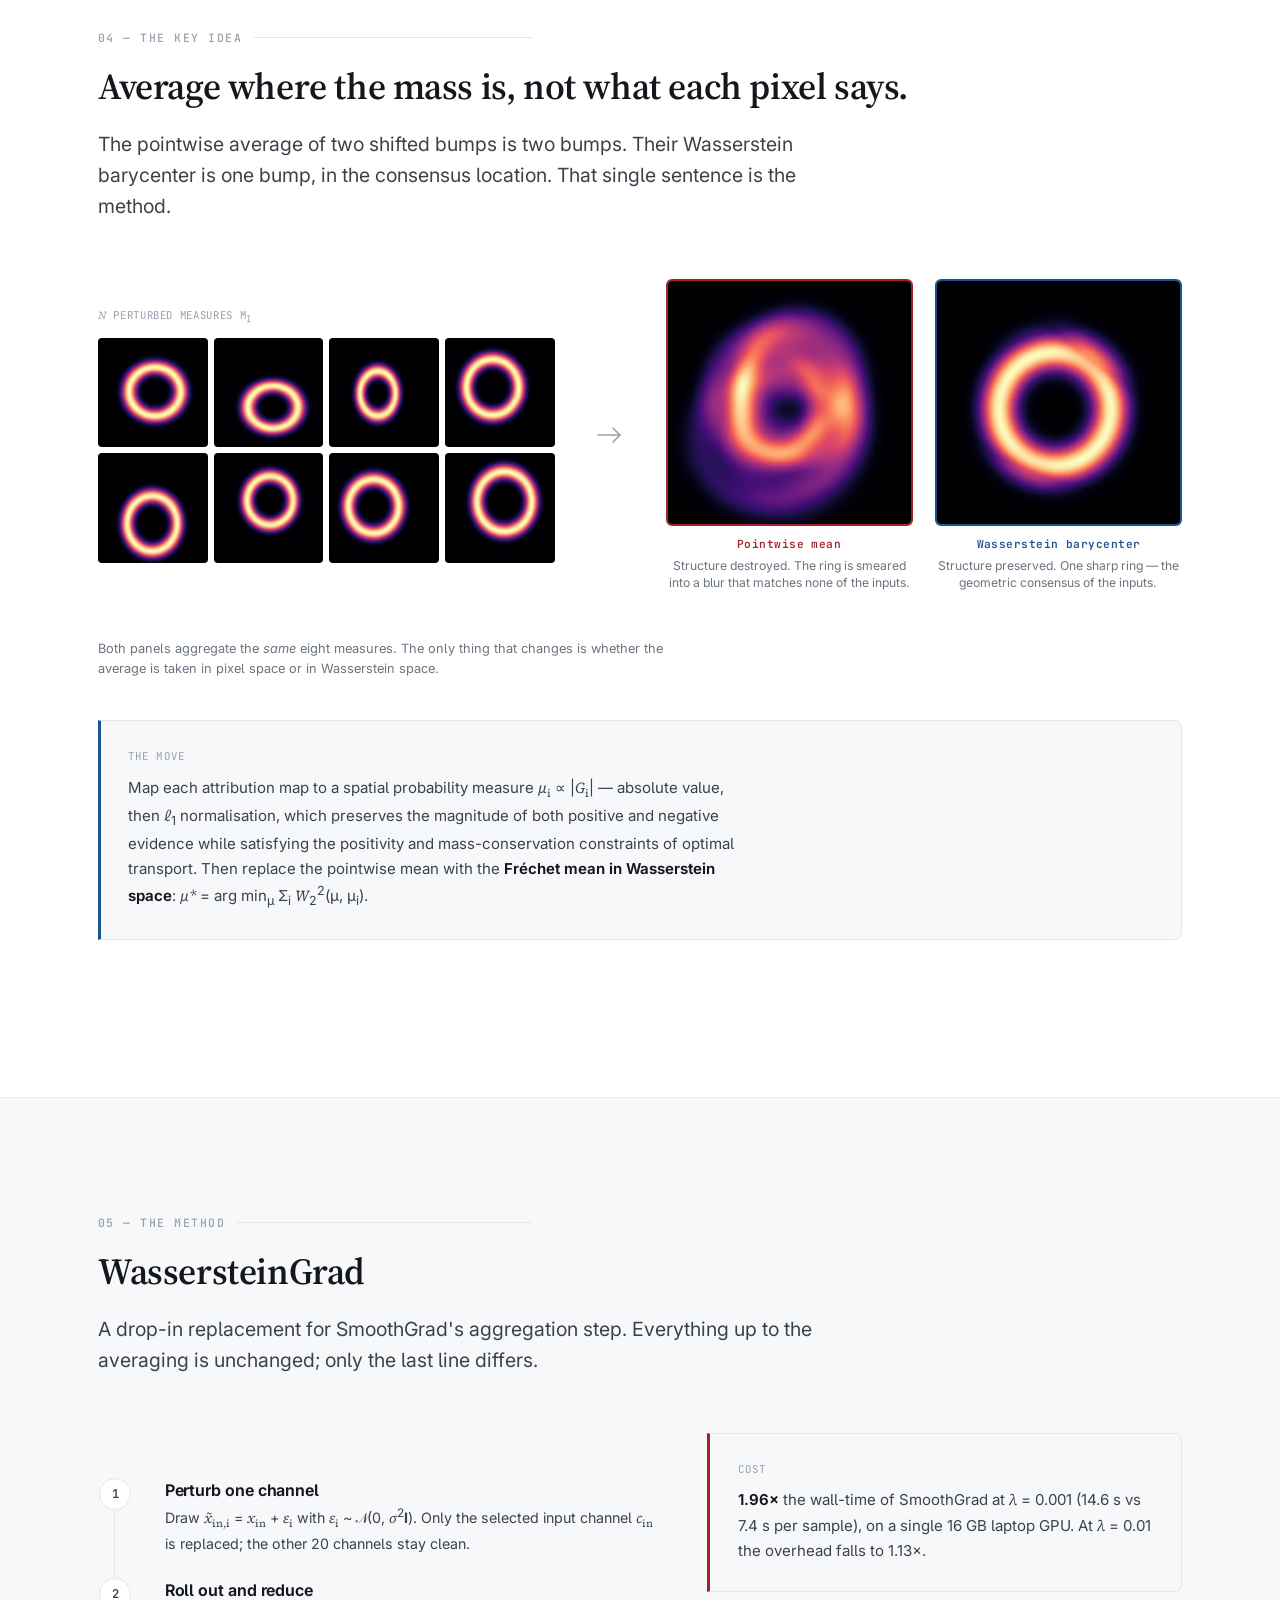
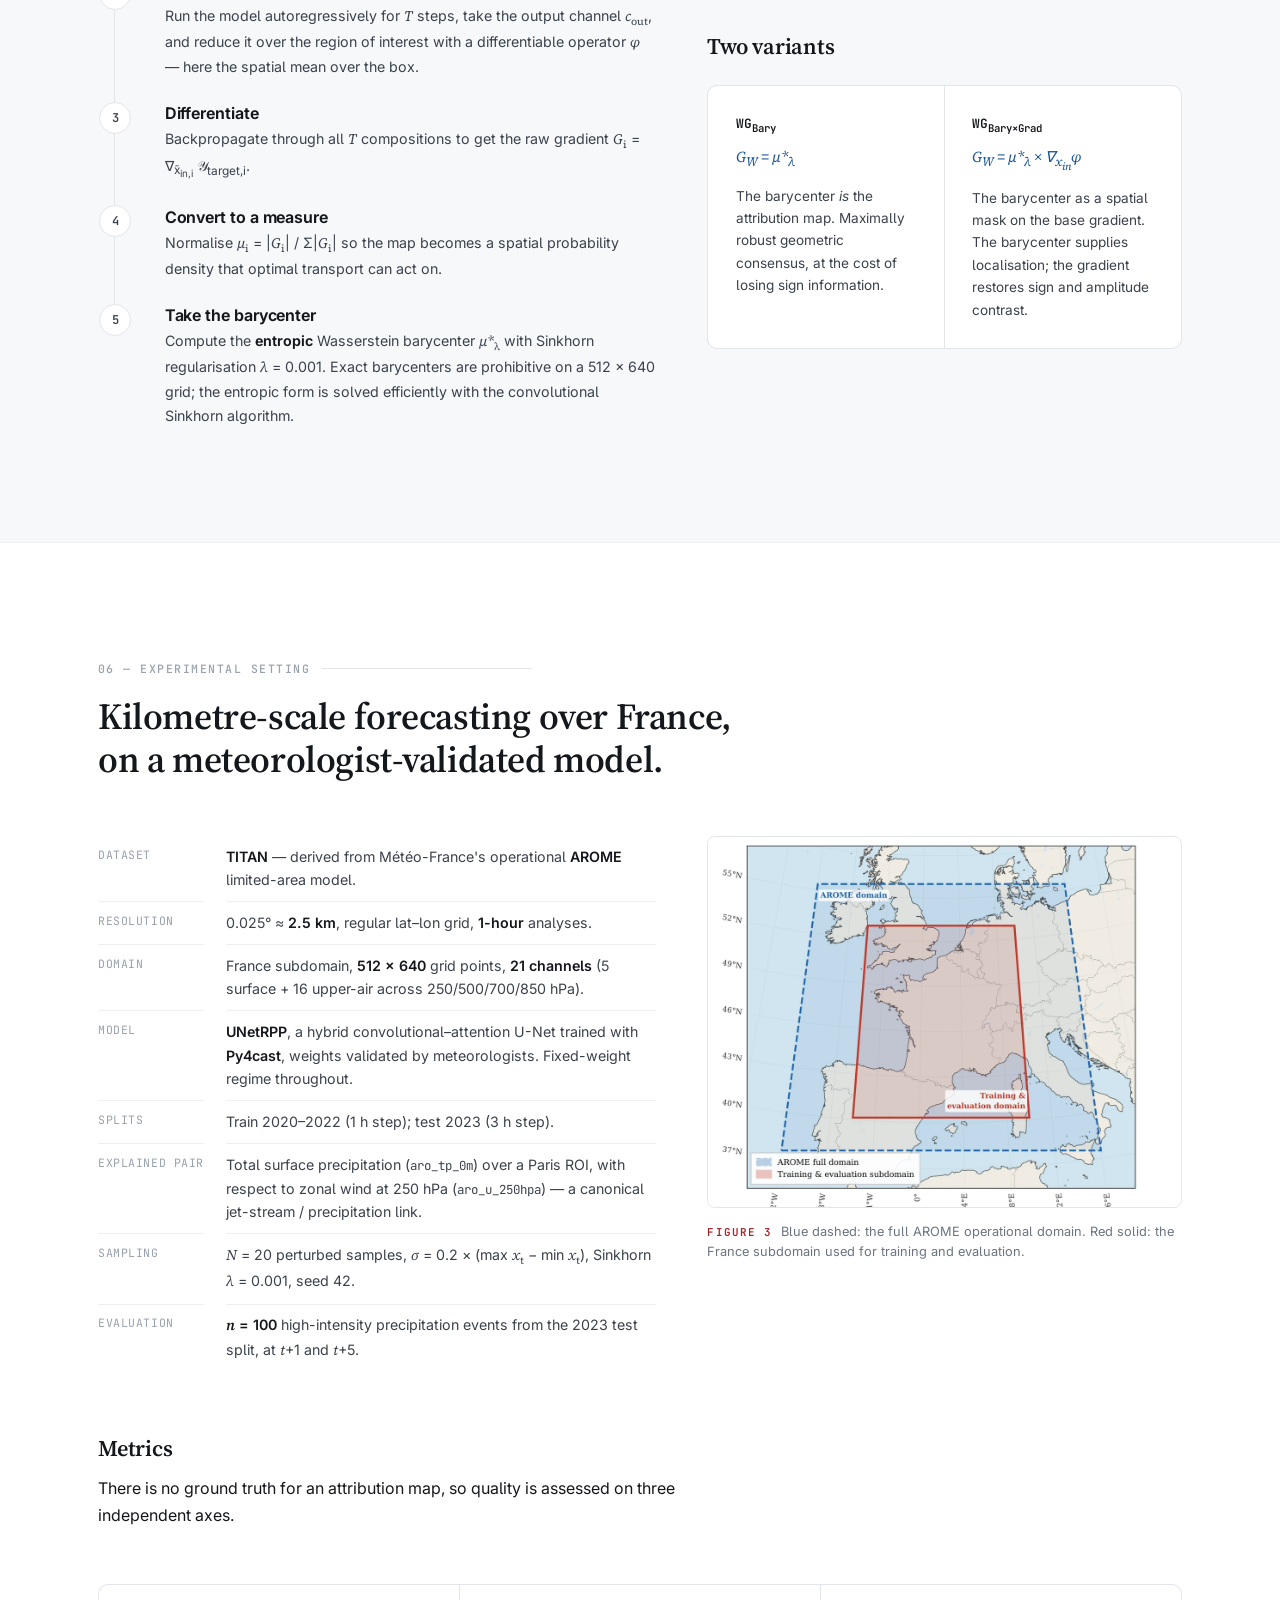
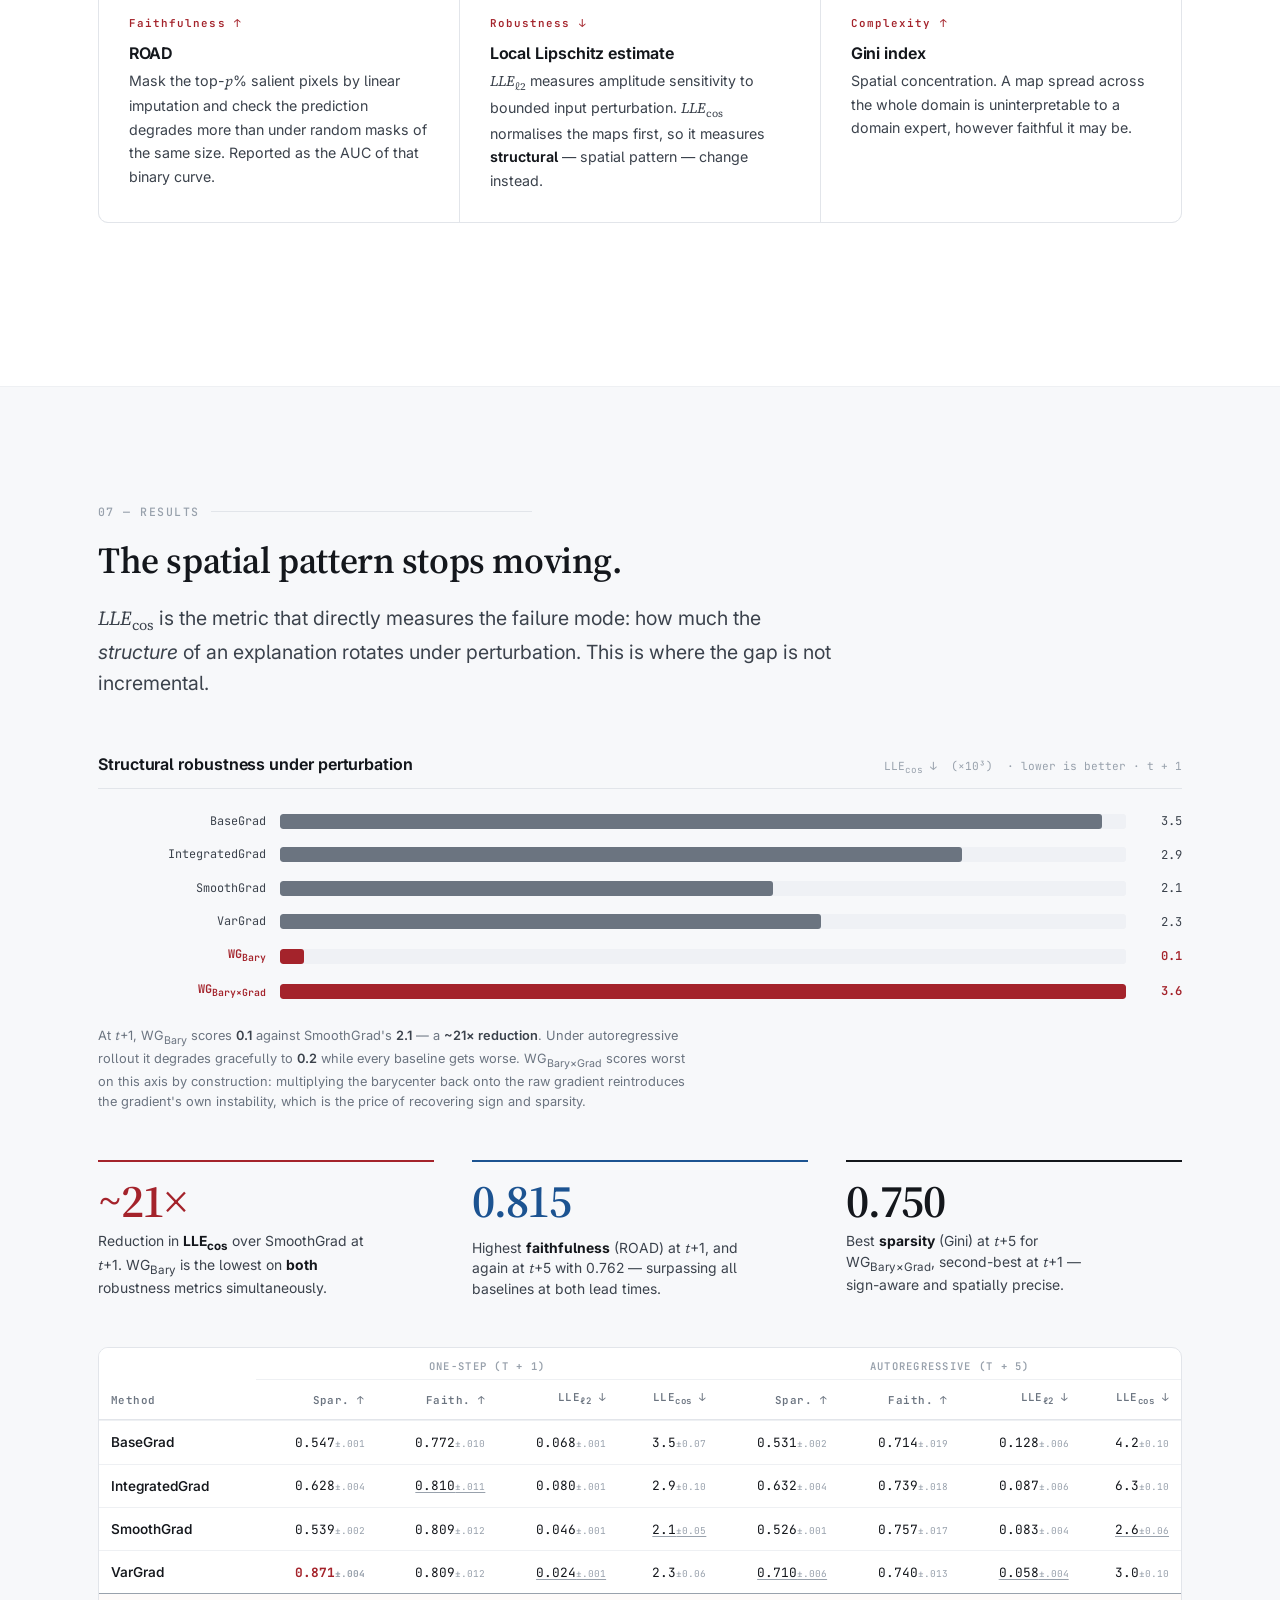
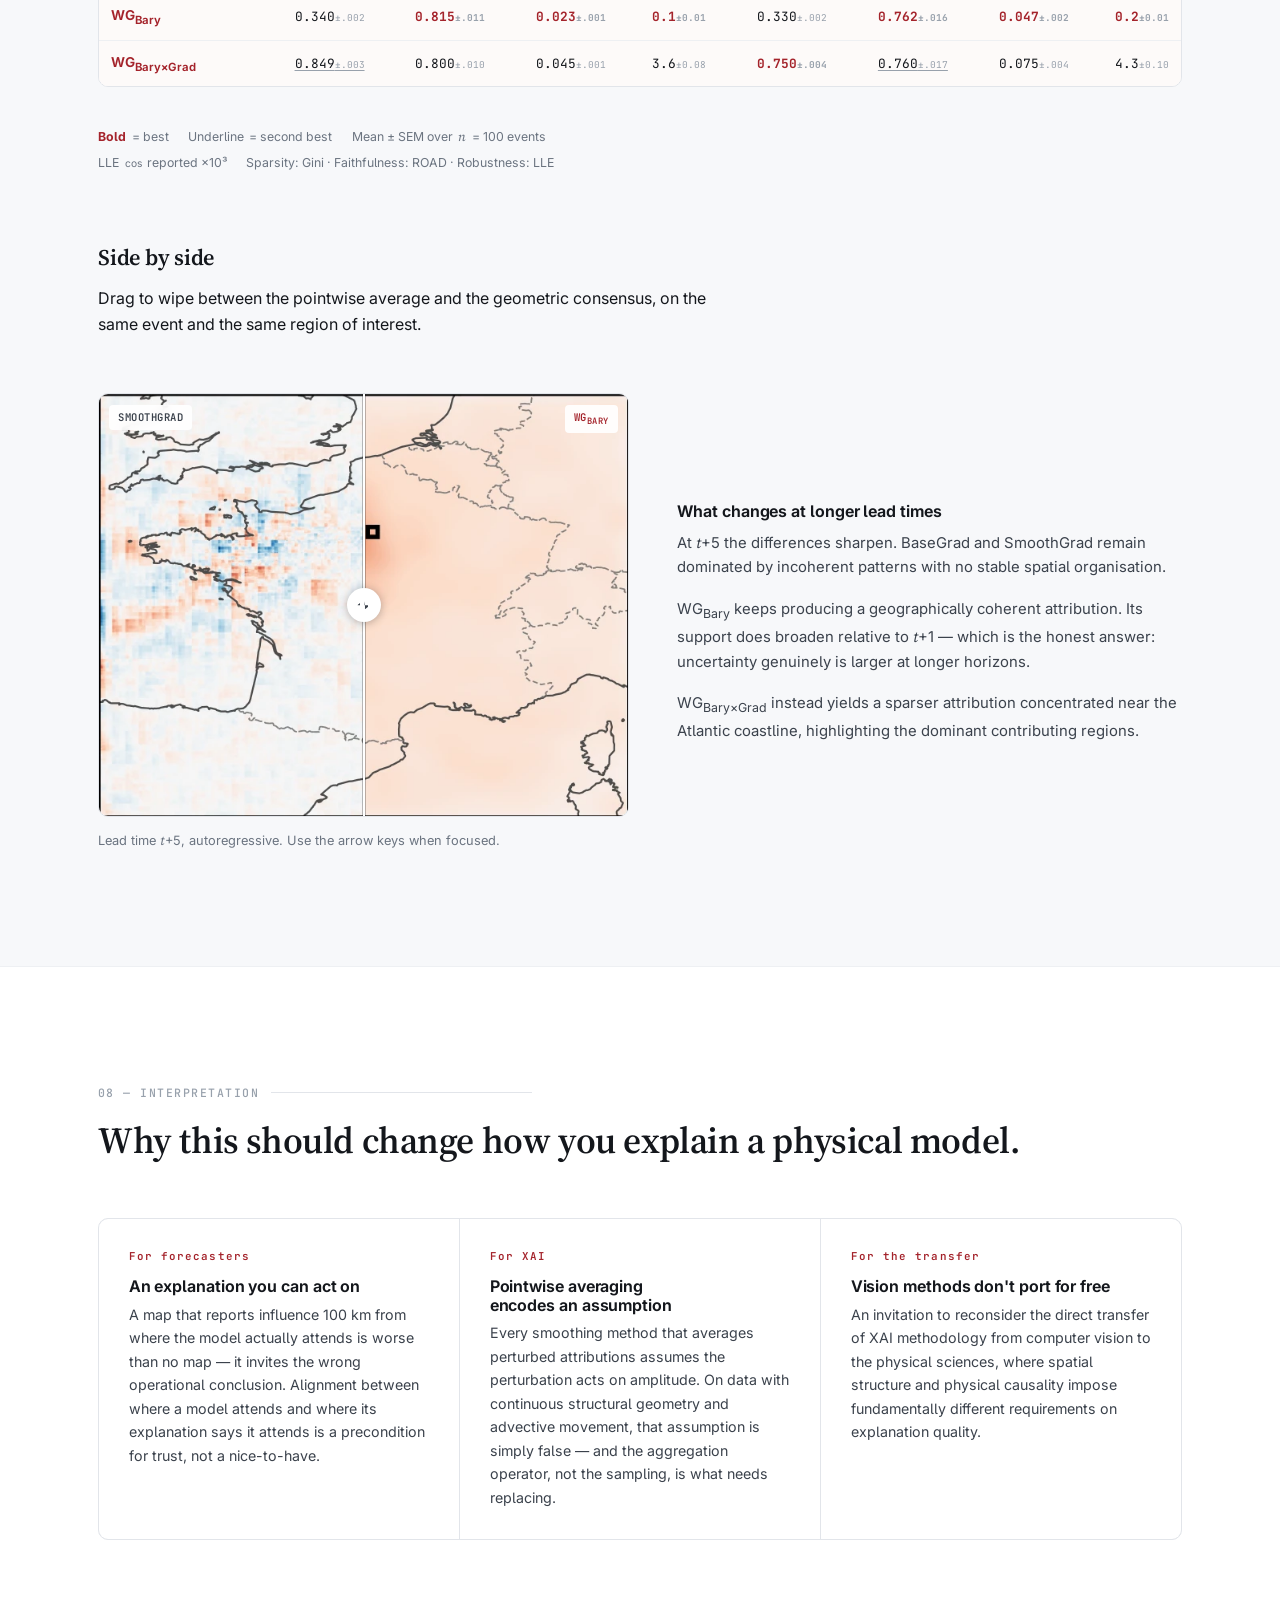
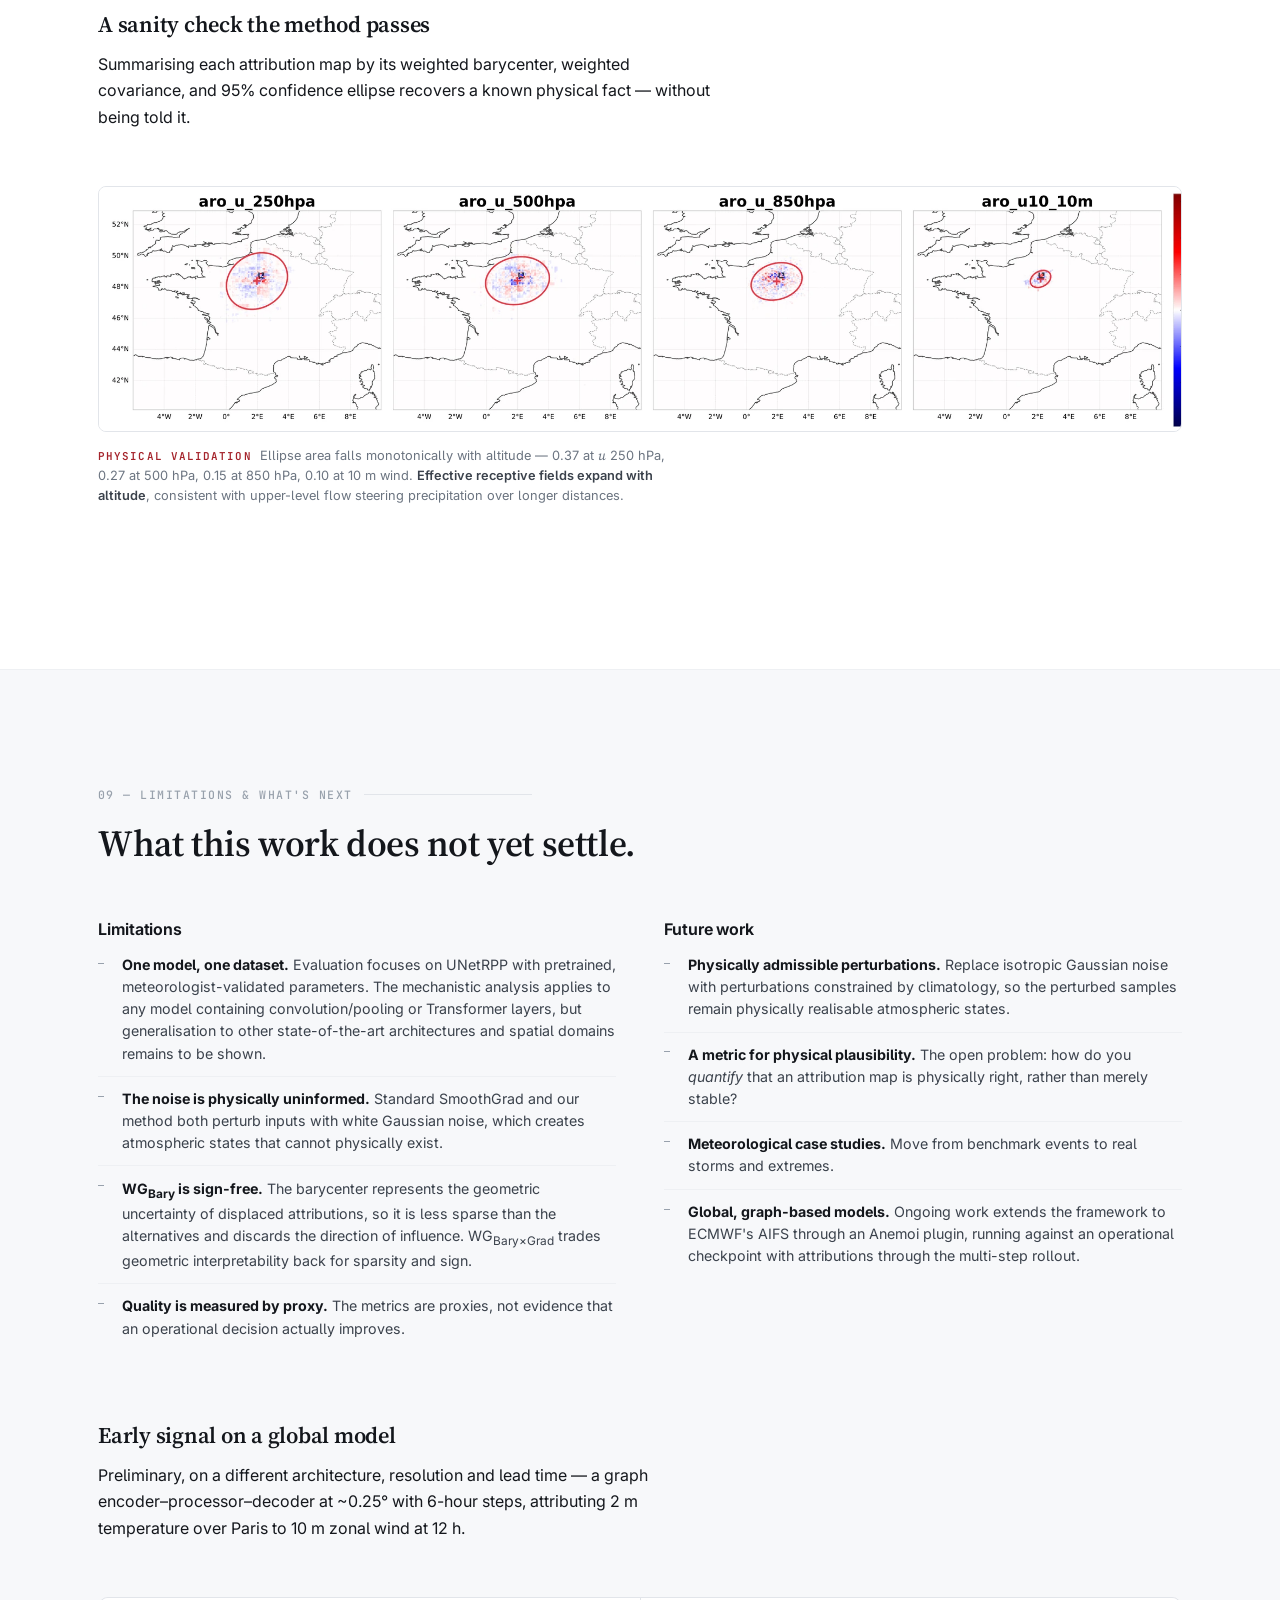
<file: wassersteingrad/index.html>
<!DOCTYPE html>
<html lang="en">
<head>
<meta charset="utf-8">
<meta name="viewport" content="width=device-width, initial-scale=1">
<title>WassersteinGrad — Explaining Dynamic Physical Field Predictions</title>

<meta name="description" content="Input noise does not blur gradient attributions on weather fields — it moves them. WassersteinGrad replaces SmoothGrad's pointwise average with an entropic Wasserstein barycenter to recover a geometric consensus of displaced explanations.">
<meta name="author" content="Younes Essafouri, Laure Raynaud, Luciano Drozda, Laurent Risser">
<meta name="keywords" content="explainable AI, XAI, weather forecasting, optimal transport, Wasserstein barycenter, SmoothGrad, attribution, autoregressive forecasting, AROME, TITAN">

<meta property="og:type" content="website">
<meta property="og:title" content="WassersteinGrad — Explaining Dynamic Physical Field Predictions">
<meta property="og:description" content="Gradient explanations of weather models don't get noisier under perturbation — they get displaced. WassersteinGrad averages them geometrically instead of pointwise.">
<meta property="og:image" content="assets/figures/map-wgbary-t1.webp">
<meta name="twitter:card" content="summary_large_image">
<meta name="twitter:title" content="WassersteinGrad — Explaining Dynamic Physical Field Predictions">
<meta name="twitter:description" content="Gradient explanations of weather models don't get noisier under perturbation — they get displaced.">
<meta name="twitter:image" content="assets/figures/map-wgbary-t1.webp">

<link rel="canonical" href="https://younesessafouri.github.io/Portfolio/wassersteingrad/">

<link rel="preconnect" href="https://fonts.googleapis.com">
<link rel="preconnect" href="https://fonts.gstatic.com" crossorigin>
<link rel="stylesheet" href="https://fonts.googleapis.com/css2?family=Inter:wght@400;500;550;600;650;700&family=JetBrains+Mono:wght@400;500;600&family=Source+Serif+4:ital,opsz,wght@0,8..60,400;0,8..60,600;1,8..60,400&display=swap">
<link rel="stylesheet" href="assets/css/style.css">

<link rel="icon" href="data:image/svg+xml,%3Csvg xmlns='http://www.w3.org/2000/svg' viewBox='0 0 32 32'%3E%3Crect width='32' height='32' rx='7' fill='%23ffffff'/%3E%3Ccircle cx='16' cy='16' r='9' fill='none' stroke='%23a4232b' stroke-width='4'/%3E%3C/svg%3E">

<script type="application/ld+json">
{
  "@context": "https://schema.org",
  "@type": "ScholarlyArticle",
  "name": "Explanation of Dynamic Physical Field Predictions using WassersteinGrad: Application to Autoregressive Weather Forecasting",
  "author": [
    {"@type": "Person", "name": "Younes Essafouri"},
    {"@type": "Person", "name": "Laure Raynaud"},
    {"@type": "Person", "name": "Luciano Drozda"},
    {"@type": "Person", "name": "Laurent Risser"}
  ],
  "identifier": "arXiv:2604.22580",
  "datePublished": "2026-04-24",
  "creativeWorkStatus": "Accepted at NeurIPS 2026.",
  "abstract": "Stochastic input perturbations do not induce stationary amplitude noise in attribution maps of dynamic physical fields, but cause a geometric displacement of the attributions. WassersteinGrad extracts a geometric consensus of perturbed attribution maps by computing their entropic Wasserstein barycenter."
}
</script>
</head>

<body>
<a class="skip-link" href="#main">Skip to content</a>

<nav class="nav" id="nav">
  <div class="wrap">
    <a class="nav-brand" href="#top">Wasserstein<span>Grad</span></a>
    <div class="nav-links">
      <a href="#problem">Problem</a>
      <a href="#failure">Failure mode</a>
      <a href="#idea">Idea</a>
      <a href="#method">Method</a>
      <a href="#results">Results</a>
      <a href="#meaning">Interpretation</a>
      <a href="#cite">Cite</a>
    </div>
  </div>
</nav>

<main id="main">

<!-- ====================================================== HERO ============ -->
<header class="hero" id="top">
  <div class="wrap">
    <p class="venue">NeurIPS 2026 · arXiv:2604.22580</p>

    <h1>Explanation of Dynamic Physical Field Predictions using <span class="wg">WassersteinGrad</span></h1>
    <p class="hero-sub">Application to autoregressive weather forecasting.</p>

    <ul class="authors">
      <li>Younes Essafouri<sup>1</sup></li>
      <li>Laure Raynaud<sup>2</sup></li>
      <li>Luciano Drozda<sup>3</sup></li>
      <li>Laurent Risser<sup>1</sup></li>
    </ul>
    <ul class="affils">
      <li><sup>1</sup>Univ. Toulouse, INSA Toulouse, CNRS UMR 5219, IMT, Toulouse, France</li>
      <li><sup>2</sup>Météo-France, CNRS, Univ. Toulouse, CNRM, Toulouse, France</li>
      <li><sup>3</sup>Cerfacs, CNRS/Cerfacs/IRD, CECI, Toulouse, France</li>
    </ul>

    <div class="btn-row">
      <a class="btn btn-primary" href="https://arxiv.org/abs/2604.22580">
        <svg viewBox="0 0 24 24" fill="none" stroke="currentColor" stroke-width="1.8" stroke-linecap="round" stroke-linejoin="round"><path d="M14 2H6a2 2 0 0 0-2 2v16a2 2 0 0 0 2 2h12a2 2 0 0 0 2-2V8z"/><path d="M14 2v6h6"/><path d="M16 13H8M16 17H8M10 9H8"/></svg>
        Paper (PDF)
      </a>
      <a class="btn" href="https://arxiv.org/abs/2604.22580">
        <svg viewBox="0 0 24 24" fill="none" stroke="currentColor" stroke-width="1.8" stroke-linecap="round" stroke-linejoin="round"><path d="M4 19.5A2.5 2.5 0 0 1 6.5 17H20"/><path d="M6.5 2H20v20H6.5A2.5 2.5 0 0 1 4 19.5v-15A2.5 2.5 0 0 1 6.5 2z"/></svg>
        arXiv
      </a>
      <a class="btn" href="https://github.com/meteofrance/py4cast">
        <svg viewBox="0 0 24 24" fill="currentColor"><path d="M12 .5C5.7.5.5 5.7.5 12c0 5.1 3.3 9.4 7.8 10.9.6.1.8-.2.8-.6v-2c-3.2.7-3.9-1.5-3.9-1.5-.5-1.3-1.3-1.7-1.3-1.7-1-.7.1-.7.1-.7 1.2.1 1.8 1.2 1.8 1.2 1 1.8 2.7 1.3 3.4 1 .1-.8.4-1.3.7-1.6-2.6-.3-5.3-1.3-5.3-5.8 0-1.3.5-2.3 1.2-3.2-.1-.3-.5-1.5.1-3.1 0 0 1-.3 3.3 1.2a11.4 11.4 0 0 1 6 0C17.5 4.7 18.5 5 18.5 5c.6 1.6.2 2.8.1 3.1.8.9 1.2 1.9 1.2 3.2 0 4.5-2.7 5.5-5.3 5.8.4.4.8 1.1.8 2.2v3.3c0 .4.2.7.8.6 4.6-1.5 7.8-5.8 7.8-10.9C23.5 5.7 18.3.5 12 .5z"/></svg>
        py4cast
      </a>
      <a class="btn" href="https://huggingface.co/datasets/meteofrance/titan">
        <svg viewBox="0 0 24 24" fill="none" stroke="currentColor" stroke-width="1.8" stroke-linecap="round" stroke-linejoin="round"><ellipse cx="12" cy="5" rx="8" ry="3"/><path d="M4 5v6c0 1.7 3.6 3 8 3s8-1.3 8-3V5"/><path d="M4 11v6c0 1.7 3.6 3 8 3s8-1.3 8-3v-6"/></svg>
        TITAN dataset
      </a>
      <a class="btn" href="#cite">
        <svg viewBox="0 0 24 24" fill="none" stroke="currentColor" stroke-width="1.8" stroke-linecap="round" stroke-linejoin="round"><path d="M9 7H6a2 2 0 0 0-2 2v3c0 3-1 4-1 4h5s-1-1-1-4V7zM19 7h-3a2 2 0 0 0-2 2v3c0 3-1 4-1 4h5s-1-1-1-4V7z"/></svg>
        BibTeX
      </a>
    </div>
  </div>
</header>

<!-- ==================================================== TEASER ============ -->
<section class="teaser" aria-labelledby="teaser-h">
  <div class="wrap">
    <div class="teaser-frame" data-reveal>
      <div class="teaser-bar">
        <span class="dot" aria-hidden="true"></span>
        <span id="teaser-h">Which upstream winds drove the rain over Paris?</span>
        <span class="spacer"></span>
        <div class="seg" role="group" aria-label="Forecast lead time">
          <button type="button" data-lead="t1" aria-pressed="true">t + 1<span class="seg-long">&nbsp;·&nbsp; one step</span></button>
          <button type="button" data-lead="t5" aria-pressed="false">t + 5<span class="seg-long">&nbsp;·&nbsp; autoregressive</span></button>
        </div>
      </div>

      <div class="map-grid" id="teaser-grid">
        <figure class="map-cell">
          <h4>BaseGrad</h4>
          <p class="verdict">Scattered, high-frequency noise.</p>
          <img src="assets/figures/map-basegrad-t1.webp" alt="BaseGrad attribution map over France: sparse, speckled red and blue pixels with no coherent structure." width="660" height="526" data-map="basegrad" loading="eager" decoding="async">
        </figure>
        <figure class="map-cell">
          <h4>SmoothGrad</h4>
          <p class="verdict">Less variance, still spatially fragmented.</p>
          <img src="assets/figures/map-smoothgrad-t1.webp" alt="SmoothGrad attribution map over France: reduced speckle but still fragmented into disconnected patches." width="660" height="526" data-map="smoothgrad" loading="eager" decoding="async">
        </figure>
        <figure class="map-cell is-ours">
          <h4>WG<sub>Bary</sub> <span class="ours-tag">Ours</span></h4>
          <p class="verdict">One coherent region of influence.</p>
          <img src="assets/figures/map-wgbary-t1.webp" alt="WassersteinGrad barycenter attribution map: a single smooth, geographically coherent region of influence over northern France." width="660" height="526" data-map="wgbary" loading="eager" decoding="async">
        </figure>
        <figure class="map-cell is-ours">
          <h4>WG<sub>Bary×Grad</sub> <span class="ours-tag">Ours</span></h4>
          <p class="verdict">Sparse and sign-aware.</p>
          <img src="assets/figures/map-wgbarygrad-t1.webp" alt="WassersteinGrad barycenter used as a mask on the base gradient: a spatially concentrated, signed attribution map." width="660" height="526" data-map="wgbarygrad" loading="eager" decoding="async">
        </figure>
      </div>

      <div class="teaser-foot">
        <span class="scale">
          <span>−1</span><span class="scale-bar" aria-hidden="true"></span><span>+1</span>
        </span>
        <span>Normalised attribution of surface precipitation over the Paris ROI (black box) with respect to zonal wind at 250&nbsp;hPa.</span>
      </div>
    </div>
    <p class="caption" style="margin-top:1rem"><span class="fig-label">Figure 2</span>Four ways of explaining the same forecast, on the same atmospheric event. Only the transport-based aggregation produces a map a meteorologist can read as a region.</p>
  </div>
</section>

<!-- ====================================================== TL;DR =========== -->
<section class="tldr band">
  <div class="wrap">
    <div class="tldr-inner" data-reveal>
      <p>Perturbing the input of a weather model doesn't make its explanation <span class="hi">noisier</span> — it makes it <span class="hi">move</span>. So we stop averaging explanations pointwise and start averaging them <span class="hi-2">geometrically</span>.</p>
    </div>
  </div>
</section>

<!-- ==================================================== PROBLEM =========== -->
<section id="problem">
  <div class="wrap">
    <div class="section-head" data-reveal>
      <p class="eyebrow">01 — The problem</p>
      <h2>Neural forecasts are replacing physical solvers. Nobody can read them.</h2>
      <p class="lede">Data-driven models now match or beat numerical weather prediction at a fraction of the inference cost. But when one predicts heavy rain over Paris tomorrow, a forecaster has no way to ask what in today's atmospheric state made it say that.</p>
    </div>

    <div class="cards cards-3" data-reveal>
      <div class="card">
        <span class="card-num">Why it matters</span>
        <h4>No explanation, no operational trust</h4>
        <p>Extreme-weather warnings are life-safety decisions. A model that is right for the wrong reasons is a liability, and without attribution you cannot tell the two apart.</p>
      </div>
      <div class="card">
        <span class="card-num">Why it's hard</span>
        <h4>XAI was built for photographs</h4>
        <p>Gradient attribution methods assume a static image on a pixel grid. The atmosphere is a continuous, advective, physically constrained field — the assumptions do not transfer for free.</p>
      </div>
      <div class="card">
        <span class="card-num">Why it compounds</span>
        <h4>Forecasting is autoregressive</h4>
        <p>Modern models predict <span class="math">t</span>+1 from <span class="math">t</span>, then feed the prediction back in. Gradients backpropagate through every one of those <span class="math">T</span> compositions, and whatever distortion each step adds accumulates.</p>
      </div>
    </div>

    <figure class="fig" data-reveal>
      <img src="assets/figures/rollout.webp" alt="Diagram of autoregressive prediction: a stack of 21 atmospheric channels at time t is passed through the forecasting model f repeatedly, producing states at t+1 through t+T." width="1500" height="501" loading="lazy" decoding="async">
      <figcaption><span class="fig-label">Figure 1a</span>Autoregressive use of a neural forecasting model <span class="math">f</span>, producing a sequence of physical fields — here regional atmospheric states with <span class="math">C</span> = 21 channels — at successive lead times.</figcaption>
    </figure>

    <div class="section-head" data-reveal style="margin-top:clamp(3rem,6vw,4.5rem)">
      <h3>What we actually compute</h3>
      <p>Every attribution on this page is one number's sensitivity to one field: pick an input channel, pick an output channel, reduce the forecast over a region to a scalar, differentiate.</p>
    </div>

    <figure class="fig" data-reveal>
      <img src="assets/figures/attribution-pipeline.webp" alt="Local prediction explanation pipeline: input zonal wind at 250 hPa at time t, predicted surface precipitation at t+5 with a region of interest box over Paris, and the resulting gradient attribution map." width="1500" height="545" loading="lazy" decoding="async">
      <figcaption><span class="fig-label">Figure 1b</span>Left to right: input zonal wind at 250&nbsp;hPa at time <span class="math">t</span>; predicted surface precipitation at <span class="math">t</span>+5; the explanation of rain over the Paris ROI. The scalar target is the spatial mean over the box <span class="math">ℬ</span>, and the attribution is <span class="math">G</span> = ∇<sub>x<sub>in</sub></sub> 𝒴<sub>target</sub>.</figcaption>
    </figure>
  </div>
</section>

<!-- =============================================== FAILURE MODE =========== -->
<section id="failure" class="band">
  <div class="wrap">
    <div class="section-head" data-reveal>
      <p class="eyebrow">02 — The failure mode</p>
      <h2>Displacement, not noise.</h2>
      <p class="lede">A deep network is locally very rough, so a single gradient says more about that roughness than about the structure we want to see. Smoothing methods fix this by sampling a neighbourhood and averaging — and that averaging step is where things go wrong on physical fields.</p>
    </div>

    <figure class="fig fig-plain" data-reveal>
      <img src="assets/figures/shattered-gradients.webp" alt="Three panels. Left: a smooth signal with high-frequency roughness. Middle: its gradient, where the roughness dominates and a single evaluation is essentially arbitrary. Right: averaging over a neighbourhood of N samples recovers the true underlying trend." width="2000" height="423" loading="lazy" decoding="async">
      <figcaption><span class="fig-label">The shattered gradient problem</span>A single gradient evaluation (middle, red point) is essentially arbitrary. SmoothGrad's fix is to sample <span class="math">N</span> noisy neighbours and average: <span class="math">A</span><sub>SG</sub>(<span class="math">x</span>) = (1/<span class="math">N</span>) Σ ∇<span class="math">f</span>(<span class="math">x</span> + <span class="math">ε<sub>i</sub></span>). On 1-D signals this recovers the trend. The question is what it recovers on a 2-D advective field.</figcaption>
    </figure>

    <div class="section-head" data-reveal style="margin-top:clamp(2.5rem,5vw,4rem)">
      <h3>The averaging step assumes something false</h3>
      <p>SmoothGrad averages the <span class="math">N</span> maps <em>pointwise</em>. That step assumes the maps are noisy estimates of one attribution. On atmospheric fields, they are not.</p>
    </div>

    <div class="contrast" data-reveal>
      <div class="assume">
        <span class="tag">The assumption</span>
        <h4>Noise perturbs amplitude</h4>
        <p>Each perturbed map is the true attribution plus independent, spatially stationary noise. Averaging cancels it. This is why SmoothGrad works on natural images.</p>
      </div>
      <div class="reality">
        <span class="tag">What actually happens</span>
        <h4>Noise perturbs position</h4>
        <p>The maps are geometrically <em class="term">displaced copies</em> of each other. Averaging spatially misaligned features does not denoise them — it blurs them, and smears mass across locations where nothing happened.</p>
      </div>
    </div>

    <div class="section-head" data-reveal style="margin-top:clamp(2.5rem,5vw,4rem)">
      <h3>The evidence: mass migrates</h3>
      <p>Treat the clean and perturbed attribution maps as probability measures and solve for the optimal transport plan between them. Masking the diagonal isolates only the mass that physically moved to a new coordinate.</p>
    </div>

    <div class="triptych" data-reveal>
      <div class="trip-step">
        <span class="n">01</span>
        <img src="assets/figures/noise-baseline-grad.webp" alt="Baseline gradient attribution map over northern France, showing speckled red and blue values concentrated near the Paris region of interest." width="888" height="373" loading="lazy" decoding="async">
        <h4>Clean gradient</h4>
        <p>The attribution on the unperturbed input.</p>
      </div>
      <div class="trip-step">
        <span class="n">02</span>
        <img src="assets/figures/noise-perturbed-grad.webp" alt="Perturbed gradient attribution map, visibly similar in structure but shifted relative to the clean map." width="888" height="384" loading="lazy" decoding="async">
        <h4>Perturbed gradient</h4>
        <p>Same event, one noisy input draw. Prediction error changes by about 1%.</p>
      </div>
      <div class="trip-step">
        <span class="n">03</span>
        <img src="assets/figures/noise-transport-flux.webp" alt="Optimal transport mass flux map showing a structured dipole: green regions where attribution mass was sent and red regions where it was received, separated by roughly 200 kilometres." width="888" height="392" loading="lazy" decoding="async">
        <h4>Transport flux</h4>
        <p>Mass excavated from true locations, deposited nearby — a structured dipole, not random amplitude noise.</p>
        <div class="legend-row">
          <span><i style="background:#e8756b"></i>Received mass</span>
          <span><i style="background:#4f8b52"></i>Sent mass</span>
        </div>
      </div>
    </div>
    <p class="caption"><span class="fig-label">Figure 1c</span>The dashed reference scale is 200&nbsp;km. If the perturbation were stationary amplitude noise, this panel would be structureless.</p>

    <div class="section-head" data-reveal style="margin-top:clamp(3rem,6vw,4.5rem)">
      <h3>The dissociation: the forecast is fine, the explanation is not</h3>
      <p>Track the spatial centroid of the attribution map against the model's own relative prediction error, sweeping the noise level. If the instability belonged to the forecasting model, the two curves would rise together. They dissociate sharply.</p>
    </div>

    <div class="stats" data-reveal>
      <div class="stat is-red">
        <span class="n">10–15 <span style="font-size:.42em;font-weight:500">km</span></span>
        <p class="k">Average <b>centroid advection</b> of the attribution map below <span class="math">σ</span> = 0.4 — while model performance degrades by less than 1%.</p>
      </div>
      <div class="stat is-red">
        <span class="n">~115 <span style="font-size:.42em;font-weight:500">km</span></span>
        <p class="k"><b>Peak displacement</b> at <span class="math">t</span>+5. Each autoregressive step adds its own geometric distortion, and they compound.</p>
      </div>
      <div class="stat">
        <span class="n">&lt; 1.5<span style="font-size:.45em;font-weight:500">%</span></span>
        <p class="k">Relative <b>prediction error</b> across the whole noise sweep, at both lead times. The model is stable; its explanation is not.</p>
      </div>
    </div>

    <figure class="fig" data-reveal>
      <img src="assets/figures/displacement-t1.webp" alt="Two plots at lead time t+1. Left: peak displacement in kilometres rising from about 24 to 32 km as noise level increases. Right: centroid displacement rising from about 5 to 12.5 km while relative prediction error stays within 2.5%." width="1800" height="529" loading="lazy" decoding="async">
      <figcaption><span class="fig-label">Figure 4 · t+1</span><b>One-step lead time.</b> Left: peak displacement, the location of arg&nbsp;max&nbsp;|<span class="math">G</span>|. Right: centroid displacement against relative prediction error on the secondary axis. Error bands are ±1 SEM across <span class="math">n</span> = 100 precipitation-filtered events.</figcaption>
    </figure>

    <figure class="fig" data-reveal>
      <img src="assets/figures/displacement-t5.webp" alt="The same two plots at lead time t+5. Peak displacement now rises from about 70 to 115 km, three to four times larger than at t+1, while relative prediction error stays within 1.5%." width="1800" height="514" loading="lazy" decoding="async">
      <figcaption><span class="fig-label">Figure 4 · t+5</span><b>Autoregressive lead time.</b> Peak displacement amplifies by 3–4× relative to <span class="math">t</span>+1 while the prediction error stays flat. Geometric distortion accumulates across the rollout.</figcaption>
    </figure>

    <blockquote class="pull" data-reveal>
      <p>This is phase error: the right thing in the wrong place — a failure mode meteorological verification has known for decades.</p>
      <cite>Hoffman et al. 1995 · Keil &amp; Craig 2007 · Ebert 2008</cite>
    </blockquote>
  </div>
</section>

<!-- ================================================== MECHANISM =========== -->
<section id="mechanism" class="band-ink">
  <div class="wrap">
    <div class="section-head" data-reveal>
      <p class="eyebrow">03 — Why it happens</p>
      <h2>The architecture makes displacement the expected outcome.</h2>
      <p class="lede">This is not incidental to weather data. Two components that appear in essentially every modern forecasting backbone convert additive input noise into spatial deformation of the backpropagated gradient.</p>
    </div>

    <div class="cards cards-2" data-reveal>
      <div class="card">
        <span class="card-num">CNNs · convolution + pooling</span>
        <h4>Max pooling routes gradients to the argmax</h4>
        <p>Pooling sends gradient strictly to the argmax coordinate within each local window. If a noise spike in a background region exceeds the true signal, the argmax operator shifts — and the backpropagated gradient is <strong>physically relocated</strong> to the noise spike's coordinate.</p>
        <p>Separately, under Gaussian noise of standard deviation <span class="math">s</span>, the expected ReLU output is <span class="math">z</span>&nbsp;Φ(<span class="math">z</span>/<span class="math">s</span>) + <span class="math">s</span>&nbsp;φ(<span class="math">z</span>/<span class="math">s</span>) — and that second term is strictly positive even when <span class="math">z</span> &lt; 0. Neurons that should be inactive fire anyway. These <strong>phantom activations</strong> unblock gradient paths through regions irrelevant to the original feature geometry.</p>
      </div>
      <div class="card">
        <span class="card-num">Transformers · self-attention</span>
        <h4>Attention routing is metastable</h4>
        <p>The forward-pass attention matrix <span class="math">A</span> appears as a direct multiplicative factor in the backward pass, so the spatial structure of the attribution is anchored to the token routing <span class="math">A</span> induces. Any perturbation that alters <span class="math">A</span> alters the map.</p>
        <p>Modelling tokens as an interacting particle system, self-attention is <strong>non-Lipschitz</strong> and its interaction energy admits multiple local maxima. Different noise draws can therefore drive the system into <strong>distinct basins of attraction</strong> — qualitatively different clusterings, not perturbed versions of one.</p>
      </div>
    </div>

    <p class="caption" style="color:#7f8b9b;max-width:70ch" data-reveal>Consequence: the <span class="math">N</span> maps <span class="math">{G<sub>i</sub>}</span> that SmoothGrad averages are not noisy estimates of a fixed attribution. They are geometrically displaced versions of it — and pointwise averaging is the wrong operation on that set.</p>
  </div>
</section>

<!-- ====================================================== IDEA ============ -->
<section id="idea">
  <div class="wrap">
    <div class="section-head" data-reveal>
      <p class="eyebrow">04 — The key idea</p>
      <h2>Average where the mass is, not what each pixel says.</h2>
      <p class="lede">The pointwise average of two shifted bumps is two bumps. Their Wasserstein barycenter is one bump, in the consensus location. That single sentence is the method.</p>
    </div>

    <div class="bary" data-reveal>
      <div>
        <p class="bary-cap"><span class="math">N</span> perturbed measures μ<sub>i</sub></p>
        <div class="bary-inputs">
          <img src="assets/figures/barycenter-input-1.webp" alt="" width="256" height="256" loading="lazy" decoding="async">
          <img src="assets/figures/barycenter-input-2.webp" alt="" width="256" height="256" loading="lazy" decoding="async">
          <img src="assets/figures/barycenter-input-3.webp" alt="" width="256" height="256" loading="lazy" decoding="async">
          <img src="assets/figures/barycenter-input-4.webp" alt="" width="256" height="256" loading="lazy" decoding="async">
          <img src="assets/figures/barycenter-input-5.webp" alt="" width="256" height="256" loading="lazy" decoding="async">
          <img src="assets/figures/barycenter-input-6.webp" alt="" width="256" height="256" loading="lazy" decoding="async">
          <img src="assets/figures/barycenter-input-7.webp" alt="" width="256" height="256" loading="lazy" decoding="async">
          <img src="assets/figures/barycenter-input-8.webp" alt="Eight ring-shaped probability measures, each shifted and deformed slightly relative to the others." width="256" height="256" loading="lazy" decoding="async">
        </div>
      </div>

      <div class="bary-arrow" aria-hidden="true">
        <svg viewBox="0 0 34 34" fill="none" stroke="currentColor" stroke-width="1.6" stroke-linecap="round" stroke-linejoin="round"><path d="M5 17h22"/><path d="M20 10l7 7-7 7"/></svg>
      </div>

      <div class="bary-outs">
        <figure class="bary-out bad">
          <img src="assets/figures/barycenter-pointwise-mean.webp" alt="Pointwise mean of the eight rings: a smeared, broken annulus with a washed-out interior." width="512" height="512" loading="lazy" decoding="async">
          <span class="t">Pointwise mean</span>
          <p class="d">Structure destroyed. The ring is smeared into a blur that matches none of the inputs.</p>
        </figure>
        <figure class="bary-out good">
          <img src="assets/figures/barycenter-wasserstein.webp" alt="Wasserstein barycenter of the same eight rings: a single sharp, well-defined annulus." width="512" height="512" loading="lazy" decoding="async">
          <span class="t">Wasserstein barycenter</span>
          <p class="d">Structure preserved. One sharp ring — the geometric consensus of the inputs.</p>
        </figure>
      </div>
    </div>
    <p class="caption">Both panels aggregate the <em>same</em> eight measures. The only thing that changes is whether the average is taken in pixel space or in Wasserstein space.</p>

    <div class="callout" data-reveal>
      <span class="who">The move</span>
      <p>Map each attribution map to a spatial probability measure <span class="math">μ<sub>i</sub></span> ∝ |<span class="math">G<sub>i</sub></span>| — absolute value, then <span class="math">ℓ</span><sub>1</sub> normalisation, which preserves the magnitude of both positive and negative evidence while satisfying the positivity and mass-conservation constraints of optimal transport. Then replace the pointwise mean with the <strong>Fréchet mean in Wasserstein space</strong>: <span class="math">μ*</span> = arg&nbsp;min<sub>μ</sub> Σ<sub>i</sub> <span class="math">W</span><sub>2</sub><sup>2</sup>(μ, μ<sub>i</sub>).</p>
    </div>
  </div>
</section>

<!-- ==================================================== METHOD ============ -->
<section id="method" class="band">
  <div class="wrap">
    <div class="section-head" data-reveal>
      <p class="eyebrow">05 — The method</p>
      <h2>WassersteinGrad</h2>
      <p class="lede">A drop-in replacement for SmoothGrad's aggregation step. Everything up to the averaging is unchanged; only the last line differs.</p>
    </div>

    <div class="setup-grid">
      <div data-reveal>
        <ol class="steps">
          <li>
            <h4>Perturb one channel</h4>
            <p>Draw <span class="math">x̃<sub>in,i</sub></span> = <span class="math">x<sub>in</sub></span> + <span class="math">ε<sub>i</sub></span> with <span class="math">ε<sub>i</sub></span> ~ 𝒩(0, <span class="math">σ</span><sup>2</sup><b>I</b>). Only the selected input channel <span class="math">c<sub>in</sub></span> is replaced; the other 20 channels stay clean.</p>
          </li>
          <li>
            <h4>Roll out and reduce</h4>
            <p>Run the model autoregressively for <span class="math">T</span> steps, take the output channel <span class="math">c<sub>out</sub></span>, and reduce it over the region of interest with a differentiable operator <span class="math">φ</span> — here the spatial mean over the box.</p>
          </li>
          <li>
            <h4>Differentiate</h4>
            <p>Backpropagate through all <span class="math">T</span> compositions to get the raw gradient <span class="math">G<sub>i</sub></span> = ∇<sub>x̃<sub>in,i</sub></sub> 𝒴<sub>target,i</sub>.</p>
          </li>
          <li>
            <h4>Convert to a measure</h4>
            <p>Normalise <span class="math">μ<sub>i</sub></span> = |<span class="math">G<sub>i</sub></span>| / Σ|<span class="math">G<sub>i</sub></span>| so the map becomes a spatial probability density that optimal transport can act on.</p>
          </li>
          <li>
            <h4>Take the barycenter</h4>
            <p>Compute the <strong>entropic</strong> Wasserstein barycenter <span class="math">μ*<sub>λ</sub></span> with Sinkhorn regularisation <span class="math">λ</span> = 0.001. Exact barycenters are prohibitive on a 512 × 640 grid; the entropic form is solved efficiently with the convolutional Sinkhorn algorithm.</p>
          </li>
        </ol>
      </div>

      <div data-reveal>
        <div class="callout is-red" style="margin-top:0">
          <span class="who">Cost</span>
          <p><strong>1.96×</strong> the wall-time of SmoothGrad at <span class="math">λ</span> = 0.001 (14.6&nbsp;s vs 7.4&nbsp;s per sample), on a single 16&nbsp;GB laptop GPU. At <span class="math">λ</span> = 0.01 the overhead falls to 1.13×.</p>
        </div>

        <h3 style="margin-top:2.2rem">Two variants</h3>
        <div class="variant-grid">
          <div class="variant">
            <span class="name">WG<sub>Bary</sub></span>
            <span class="formula">G<sub>W</sub> = μ*<sub>λ</sub></span>
            <p>The barycenter <em>is</em> the attribution map. Maximally robust geometric consensus, at the cost of losing sign information.</p>
          </div>
          <div class="variant">
            <span class="name">WG<sub>Bary×Grad</sub></span>
            <span class="formula">G<sub>W</sub> = μ*<sub>λ</sub> × ∇<sub>x<sub>in</sub></sub>φ</span>
            <p>The barycenter as a spatial mask on the base gradient. The barycenter supplies localisation; the gradient restores sign and amplitude contrast.</p>
          </div>
        </div>
      </div>
    </div>
  </div>
</section>

<!-- =============================================== EXPERIMENTS ============ -->
<section id="experiments">
  <div class="wrap">
    <div class="section-head" data-reveal>
      <p class="eyebrow">06 — Experimental setting</p>
      <h2>Kilometre-scale forecasting over France, on a meteorologist-validated model.</h2>
    </div>

    <div class="setup-grid">
      <div data-reveal>
        <dl class="kv">
          <dt>Dataset</dt>
          <dd><b>TITAN</b> — derived from Météo-France's operational <b>AROME</b> limited-area model.</dd>
          <dt>Resolution</dt>
          <dd>0.025° ≈ <b>2.5 km</b>, regular lat–lon grid, <b>1-hour</b> analyses.</dd>
          <dt>Domain</dt>
          <dd>France subdomain, <b>512 × 640</b> grid points, <b>21 channels</b> (5 surface + 16 upper-air across 250/500/700/850&nbsp;hPa).</dd>
          <dt>Model</dt>
          <dd><b>UNetRPP</b>, a hybrid convolutional–attention U-Net trained with <b>Py4cast</b>, weights validated by meteorologists. Fixed-weight regime throughout.</dd>
          <dt>Splits</dt>
          <dd>Train 2020–2022 (1&nbsp;h step); test 2023 (3&nbsp;h step).</dd>
          <dt>Explained pair</dt>
          <dd>Total surface precipitation (<code>aro_tp_0m</code>) over a Paris ROI, with respect to zonal wind at 250&nbsp;hPa (<code>aro_u_250hpa</code>) — a canonical jet-stream / precipitation link.</dd>
          <dt>Sampling</dt>
          <dd><span class="math">N</span> = 20 perturbed samples, <span class="math">σ</span> = 0.2 × (max <span class="math">x<sub>t</sub></span> − min <span class="math">x<sub>t</sub></span>), Sinkhorn <span class="math">λ</span> = 0.001, seed 42.</dd>
          <dt>Evaluation</dt>
          <dd><b><span class="math">n</span> = 100</b> high-intensity precipitation events from the 2023 test split, at <span class="math">t</span>+1 and <span class="math">t</span>+5.</dd>
        </dl>
      </div>
      <div data-reveal>
        <figure class="fig" style="margin-top:0">
          <img src="assets/figures/domain-map.webp" alt="Map of Western Europe showing the full AROME operational domain as a blue dashed rectangle and the smaller training and evaluation subdomain over France as a red solid rectangle." width="1100" height="862" loading="lazy" decoding="async">
          <figcaption><span class="fig-label">Figure 3</span>Blue dashed: the full AROME operational domain. Red solid: the France subdomain used for training and evaluation.</figcaption>
        </figure>
      </div>
    </div>

    <div class="section-head" data-reveal style="margin-top:clamp(2.5rem,5vw,4rem)">
      <h3>Metrics</h3>
      <p>There is no ground truth for an attribution map, so quality is assessed on three independent axes.</p>
    </div>

    <div class="cards cards-3" data-reveal>
      <div class="card">
        <span class="card-num">Faithfulness ↑</span>
        <h4>ROAD</h4>
        <p>Mask the top-<span class="math">p</span>% salient pixels by linear imputation and check the prediction degrades more than under random masks of the same size. Reported as the AUC of that binary curve.</p>
      </div>
      <div class="card">
        <span class="card-num">Robustness ↓</span>
        <h4>Local Lipschitz estimate</h4>
        <p><span class="math">LLE<sub>ℓ2</sub></span> measures amplitude sensitivity to bounded input perturbation. <span class="math">LLE<sub>cos</sub></span> normalises the maps first, so it measures <strong>structural</strong> — spatial pattern — change instead.</p>
      </div>
      <div class="card">
        <span class="card-num">Complexity ↑</span>
        <h4>Gini index</h4>
        <p>Spatial concentration. A map spread across the whole domain is uninterpretable to a domain expert, however faithful it may be.</p>
      </div>
    </div>
  </div>
</section>

<!-- =================================================== RESULTS ============ -->
<section id="results" class="band">
  <div class="wrap">
    <div class="section-head" data-reveal>
      <p class="eyebrow">07 — Results</p>
      <h2>The spatial pattern stops moving.</h2>
      <p class="lede"><span class="math">LLE<sub>cos</sub></span> is the metric that directly measures the failure mode: how much the <em>structure</em> of an explanation rotates under perturbation. This is where the gap is not incremental.</p>
    </div>

    <div class="bars" data-reveal>
      <div class="bars-head">
        <h4>Structural robustness under perturbation</h4>
        <span class="unit">LLE<sub>cos</sub> ↓ &nbsp;(×10³) &nbsp;· lower is better · <span id="bars-lead">t + 1</span></span>
      </div>
      <div id="bars-body"></div>
      <p class="caption" style="margin-top:1rem">At <span class="math">t</span>+1, WG<sub>Bary</sub> scores <b>0.1</b> against SmoothGrad's <b>2.1</b> — a <b>~21× reduction</b>. Under autoregressive rollout it degrades gracefully to <b>0.2</b> while every baseline gets worse. WG<sub>Bary×Grad</sub> scores worst on this axis by construction: multiplying the barycenter back onto the raw gradient reintroduces the gradient's own instability, which is the price of recovering sign and sparsity.</p>
    </div>

    <div class="stats" data-reveal>
      <div class="stat is-red">
        <span class="n">~21×</span>
        <p class="k">Reduction in <b>LLE<sub>cos</sub></b> over SmoothGrad at <span class="math">t</span>+1. WG<sub>Bary</sub> is the lowest on <b>both</b> robustness metrics simultaneously.</p>
      </div>
      <div class="stat is-blue">
        <span class="n">0.815<sub></sub></span>
        <p class="k">Highest <b>faithfulness</b> (ROAD) at <span class="math">t</span>+1, and again at <span class="math">t</span>+5 with 0.762 — surpassing all baselines at both lead times.</p>
      </div>
      <div class="stat">
        <span class="n">0.750</span>
        <p class="k">Best <b>sparsity</b> (Gini) at <span class="math">t</span>+5 for WG<sub>Bary×Grad</sub>, second-best at <span class="math">t</span>+1 — sign-aware and spatially precise.</p>
      </div>
    </div>

    <div class="table-scroll" data-reveal>
      <table class="results">
        <caption class="visually-hidden">Quantitative evaluation of attribution quality at one-step and autoregressive lead times</caption>
        <thead>
          <tr class="group">
            <th scope="col"></th>
            <th scope="colgroup" colspan="4" class="g">One-step (t + 1)</th>
            <th scope="colgroup" colspan="4" class="g">Autoregressive (t + 5)</th>
          </tr>
          <tr>
            <th scope="col">Method</th>
            <th scope="col">Spar. ↑</th><th scope="col">Faith. ↑</th><th scope="col">LLE<sub>ℓ2</sub> ↓</th><th scope="col">LLE<sub>cos</sub> ↓</th>
            <th scope="col">Spar. ↑</th><th scope="col">Faith. ↑</th><th scope="col">LLE<sub>ℓ2</sub> ↓</th><th scope="col">LLE<sub>cos</sub> ↓</th>
          </tr>
        </thead>
        <tbody>
          <tr>
            <td class="name">BaseGrad</td>
            <td class="m">0.547<span class="sem">±.001</span></td><td class="m">0.772<span class="sem">±.010</span></td><td class="m">0.068<span class="sem">±.001</span></td><td class="m">3.5<span class="sem">±0.07</span></td>
            <td class="m">0.531<span class="sem">±.002</span></td><td class="m">0.714<span class="sem">±.019</span></td><td class="m">0.128<span class="sem">±.006</span></td><td class="m">4.2<span class="sem">±0.10</span></td>
          </tr>
          <tr>
            <td class="name">IntegratedGrad</td>
            <td class="m">0.628<span class="sem">±.004</span></td><td class="m second">0.810<span class="sem">±.011</span></td><td class="m">0.080<span class="sem">±.001</span></td><td class="m">2.9<span class="sem">±0.10</span></td>
            <td class="m">0.632<span class="sem">±.004</span></td><td class="m">0.739<span class="sem">±.018</span></td><td class="m">0.087<span class="sem">±.006</span></td><td class="m">6.3<span class="sem">±0.10</span></td>
          </tr>
          <tr>
            <td class="name">SmoothGrad</td>
            <td class="m">0.539<span class="sem">±.002</span></td><td class="m">0.809<span class="sem">±.012</span></td><td class="m">0.046<span class="sem">±.001</span></td><td class="m second">2.1<span class="sem">±0.05</span></td>
            <td class="m">0.526<span class="sem">±.001</span></td><td class="m">0.757<span class="sem">±.017</span></td><td class="m">0.083<span class="sem">±.004</span></td><td class="m second">2.6<span class="sem">±0.06</span></td>
          </tr>
          <tr>
            <td class="name">VarGrad</td>
            <td class="m best">0.871<span class="sem">±.004</span></td><td class="m">0.809<span class="sem">±.012</span></td><td class="m second">0.024<span class="sem">±.001</span></td><td class="m">2.3<span class="sem">±0.06</span></td>
            <td class="m second">0.710<span class="sem">±.006</span></td><td class="m">0.740<span class="sem">±.013</span></td><td class="m second">0.058<span class="sem">±.004</span></td><td class="m">3.0<span class="sem">±0.10</span></td>
          </tr>
          <tr class="ours sep">
            <td class="name">WG<sub>Bary</sub></td>
            <td class="m">0.340<span class="sem">±.002</span></td><td class="m best">0.815<span class="sem">±.011</span></td><td class="m best">0.023<span class="sem">±.001</span></td><td class="m best">0.1<span class="sem">±0.01</span></td>
            <td class="m">0.330<span class="sem">±.002</span></td><td class="m best">0.762<span class="sem">±.016</span></td><td class="m best">0.047<span class="sem">±.002</span></td><td class="m best">0.2<span class="sem">±0.01</span></td>
          </tr>
          <tr class="ours">
            <td class="name">WG<sub>Bary×Grad</sub></td>
            <td class="m second">0.849<span class="sem">±.003</span></td><td class="m">0.800<span class="sem">±.010</span></td><td class="m">0.045<span class="sem">±.001</span></td><td class="m">3.6<span class="sem">±0.08</span></td>
            <td class="m best">0.750<span class="sem">±.004</span></td><td class="m second">0.760<span class="sem">±.017</span></td><td class="m">0.075<span class="sem">±.004</span></td><td class="m">4.3<span class="sem">±0.10</span></td>
          </tr>
        </tbody>
      </table>
    </div>
    <p class="tbl-note">
      <span><b style="color:var(--red)">Bold</b> = best</span>
      <span><span class="second">Underline</span> = second best</span>
      <span>Mean ± SEM over <span class="math">n</span> = 100 events</span>
      <span>LLE<sub>cos</sub> reported ×10³</span>
      <span>Sparsity: Gini · Faithfulness: ROAD · Robustness: LLE</span>
    </p>

    <div class="section-head" data-reveal style="margin-top:clamp(3rem,6vw,4.5rem)">
      <h3>Side by side</h3>
      <p>Drag to wipe between the pointwise average and the geometric consensus, on the same event and the same region of interest.</p>
    </div>

    <div class="compare-wrap" data-reveal>
      <div>
        <div class="compare" id="compare" role="slider" tabindex="0"
             aria-label="Wipe between SmoothGrad and WassersteinGrad attribution maps"
             aria-valuemin="0" aria-valuemax="100" aria-valuenow="50" aria-valuetext="50% WassersteinGrad">
          <img src="assets/figures/map-smoothgrad-t5.webp" alt="SmoothGrad attribution at t+5: incoherent, fragmented patches spread across western France." width="660" height="526" loading="lazy" decoding="async" data-compare="base">
          <img src="assets/figures/map-wgbary-t5.webp" alt="WassersteinGrad barycenter attribution at t+5: a single broad, coherent region of influence near the Atlantic coastline." width="660" height="526" loading="lazy" decoding="async" data-compare="top" class="top-layer">
          <span class="compare-tag l">SmoothGrad</span>
          <span class="compare-tag r">WG<sub>Bary</sub></span>
          <div class="compare-handle" aria-hidden="true"></div>
        </div>
        <p class="caption">Lead time <span class="math">t</span>+5, autoregressive. Use the arrow keys when focused.</p>
      </div>
      <div>
        <h4>What changes at longer lead times</h4>
        <p style="font-size:.93rem;color:var(--ink-2)">At <span class="math">t</span>+5 the differences sharpen. BaseGrad and SmoothGrad remain dominated by incoherent patterns with no stable spatial organisation.</p>
        <p style="font-size:.93rem;color:var(--ink-2)">WG<sub>Bary</sub> keeps producing a geographically coherent attribution. Its support does broaden relative to <span class="math">t</span>+1 — which is the honest answer: uncertainty genuinely is larger at longer horizons.</p>
        <p style="font-size:.93rem;color:var(--ink-2)">WG<sub>Bary×Grad</sub> instead yields a sparser attribution concentrated near the Atlantic coastline, highlighting the dominant contributing regions.</p>
      </div>
    </div>
  </div>
</section>

<!-- =============================================== INTERPRETATION ========= -->
<section id="meaning">
  <div class="wrap">
    <div class="section-head" data-reveal>
      <p class="eyebrow">08 — Interpretation</p>
      <h2>Why this should change how you explain a physical model.</h2>
    </div>

    <div class="cards cards-3" data-reveal>
      <div class="card">
        <span class="card-num">For forecasters</span>
        <h4>An explanation you can act on</h4>
        <p>A map that reports influence 100&nbsp;km from where the model actually attends is worse than no map — it invites the wrong operational conclusion. Alignment between where a model attends and where its explanation says it attends is a precondition for trust, not a nice-to-have.</p>
      </div>
      <div class="card">
        <span class="card-num">For XAI</span>
        <h4>Pointwise averaging encodes an assumption</h4>
        <p>Every smoothing method that averages perturbed attributions assumes the perturbation acts on amplitude. On data with continuous structural geometry and advective movement, that assumption is simply false — and the aggregation operator, not the sampling, is what needs replacing.</p>
      </div>
      <div class="card">
        <span class="card-num">For the transfer</span>
        <h4>Vision methods don't port for free</h4>
        <p>An invitation to reconsider the direct transfer of XAI methodology from computer vision to the physical sciences, where spatial structure and physical causality impose fundamentally different requirements on explanation quality.</p>
      </div>
    </div>

    <div class="section-head" data-reveal style="margin-top:clamp(3rem,6vw,4.5rem)">
      <h3>A sanity check the method passes</h3>
      <p>Summarising each attribution map by its weighted barycenter, weighted covariance, and 95% confidence ellipse recovers a known physical fact — without being told it.</p>
    </div>

    <figure class="fig" data-reveal>
      <img src="assets/figures/receptive-field-altitude.webp" alt="Four attribution maps over France for zonal wind at 250, 500 and 850 hPa and at 10 metres, each overlaid with a red 95 percent influence ellipse. The ellipses shrink monotonically as altitude decreases." width="2000" height="450" loading="lazy" decoding="async">
      <figcaption><span class="fig-label">Physical validation</span>Ellipse area falls monotonically with altitude — 0.37 at <span class="math">u</span>&nbsp;250&nbsp;hPa, 0.27 at 500&nbsp;hPa, 0.15 at 850&nbsp;hPa, 0.10 at 10&nbsp;m wind. <b>Effective receptive fields expand with altitude</b>, consistent with upper-level flow steering precipitation over longer distances.</figcaption>
    </figure>
  </div>
</section>

<!-- ================================================ LIMITATIONS =========== -->
<section id="limitations" class="band">
  <div class="wrap">
    <div class="section-head" data-reveal>
      <p class="eyebrow">09 — Limitations &amp; what's next</p>
      <h2>What this work does not yet settle.</h2>
    </div>

    <div class="lim-grid" data-reveal>
      <div>
        <h4 style="margin-bottom:1rem">Limitations</h4>
        <ul class="lim-list">
          <li><b>One model, one dataset.</b> Evaluation focuses on UNetRPP with pretrained, meteorologist-validated parameters. The mechanistic analysis applies to any model containing convolution/pooling or Transformer layers, but generalisation to other state-of-the-art architectures and spatial domains remains to be shown.</li>
          <li><b>The noise is physically uninformed.</b> Standard SmoothGrad and our method both perturb inputs with white Gaussian noise, which creates atmospheric states that cannot physically exist.</li>
          <li><b>WG<sub>Bary</sub> is sign-free.</b> The barycenter represents the geometric uncertainty of displaced attributions, so it is less sparse than the alternatives and discards the direction of influence. WG<sub>Bary×Grad</sub> trades geometric interpretability back for sparsity and sign.</li>
          <li><b>Quality is measured by proxy.</b> The metrics are proxies, not evidence that an operational decision actually improves.</li>
        </ul>
      </div>
      <div>
        <h4 style="margin-bottom:1rem">Future work</h4>
        <ul class="lim-list">
          <li><b>Physically admissible perturbations.</b> Replace isotropic Gaussian noise with perturbations constrained by climatology, so the perturbed samples remain physically realisable atmospheric states.</li>
          <li><b>A metric for physical plausibility.</b> The open problem: how do you <em>quantify</em> that an attribution map is physically right, rather than merely stable?</li>
          <li><b>Meteorological case studies.</b> Move from benchmark events to real storms and extremes.</li>
          <li><b>Global, graph-based models.</b> Ongoing work extends the framework to ECMWF's AIFS through an Anemoi plugin, running against an operational checkpoint with attributions through the multi-step rollout.</li>
        </ul>
      </div>
    </div>

    <div class="section-head" data-reveal style="margin-top:clamp(3rem,6vw,4.5rem)">
      <h3>Early signal on a global model</h3>
      <p>Preliminary, on a different architecture, resolution and lead time — a graph encoder–processor–decoder at ~0.25° with 6-hour steps, attributing 2&nbsp;m temperature over Paris to 10&nbsp;m zonal wind at 12&nbsp;h.</p>
    </div>

    <div class="cards cards-2" data-reveal style="background:var(--rule)">
      <figure class="card" style="padding:0">
        <img src="assets/figures/anemoi-smoothgrad.webp" alt="SmoothGrad attribution on the AIFS global model: fragmented, sign-alternating red and blue speckle across western Europe with no stable spatial organisation." width="1100" height="630" loading="lazy" decoding="async">
        <figcaption style="padding:1rem 1.2rem;font-size:.83rem;color:var(--ink-3)"><b style="font-family:var(--mono);font-size:.75rem;color:var(--ink-2)">SmoothGrad</b> — fragmented, sign-alternating speckle, no stable spatial organisation.</figcaption>
      </figure>
      <figure class="card" style="padding:0">
        <img src="assets/figures/anemoi-wassersteingrad.webp" alt="WassersteinGrad attribution on the AIFS global model: a single bright coherent region of influence stretching across northern France and the Channel." width="1100" height="660" loading="lazy" decoding="async">
        <figcaption style="padding:1rem 1.2rem;font-size:.83rem;color:var(--ink-3)"><b style="font-family:var(--mono);font-size:.75rem;color:var(--red)">WG<sub>Bary</sub></b> — a single coherent region of influence.</figcaption>
      </figure>
    </div>
    <p class="caption">Preliminary result over 10 events at 12&nbsp;h lead time: faithfulness 0.796 vs 0.716, LLE<sub>cos</sub> 0.00009 vs 0.00071 for SmoothGrad. Not part of the paper's evaluation — reported here as an indication that the effect is not specific to the regional model.</p>
  </div>
</section>

<!-- ====================================================== CITE ============ -->
<section id="cite">
  <div class="wrap">
    <div class="section-head" data-reveal>
      <p class="eyebrow">10 — Citation</p>
      <h2>BibTeX</h2>
    </div>

    <div class="bib" data-reveal>
      <button class="copy-btn" type="button" id="copy-bib" data-target="bibtex">Copy</button>
      <pre id="bibtex"><code>@inproceedings{essafouri2026wassersteingrad,
  title         = {Explanation of Dynamic Physical Field Predictions using
                   WassersteinGrad: Application to Autoregressive Weather Forecasting},
  author        = {Essafouri, Younes and Raynaud, Laure and
                   Drozda, Luciano and Risser, Laurent},
  booktitle     = {Advances in Neural Information Processing Systems},
  year          = {2026},
  eprint        = {2604.22580},
  archivePrefix = {arXiv}
}</code></pre>
    </div>

    <div class="callout" data-reveal>
      <span class="who">Acknowledgements</span>
      <p>This work has benefited from the AI Interdisciplinary Institute ANITI. ANITI is funded by the France 2030 program under the Grant agreement n°ANR-23-IACL-0002.</p>
    </div>
  </div>
</section>

</main>

<!-- ==================================================== FOOTER ============ -->
<footer class="footer">
  <div class="wrap">
    <div class="footer-grid">
      <div>
        <h5>Paper</h5>
        <ul>
          <li><a href="https://arxiv.org/abs/2604.22580">arXiv:2604.22580</a></li>
          <li><a href="https://arxiv.org/abs/2604.22580">PDF</a></li>
          <li><a href="#cite">BibTeX</a></li>
        </ul>
      </div>
      <div>
        <h5>Code &amp; data</h5>
        <ul>
          <li><a href="https://github.com/meteofrance/py4cast">Py4cast</a></li>
          <li><a href="https://huggingface.co/datasets/meteofrance/titan">TITAN dataset</a></li>
          <li><a href="https://github.com/ecmwf/anemoi-core">Anemoi</a></li>
        </ul>
      </div>
      <div>
        <h5>Authors</h5>
        <ul>
          <li><a href="mailto:younes.essafouri@cnrs.fr">Younes Essafouri</a></li>
          <li><a href="mailto:laure.raynaud@meteo.fr">Laure Raynaud</a></li>
          <li><a href="mailto:drozda@cerfacs.fr">Luciano Drozda</a></li>
          <li><a href="mailto:laurent.risser@cnrs.fr">Laurent Risser</a></li>
        </ul>
      </div>
      <div>
        <h5>Institutions</h5>
        <ul>
          <li><a href="https://www.math.univ-toulouse.fr/">Institut de Mathématiques de Toulouse</a></li>
          <li><a href="https://www.umr-cnrm.fr/">Météo-France / CNRM</a></li>
          <li><a href="https://cerfacs.fr/">Cerfacs</a></li>
          <li><a href="https://aniti.univ-toulouse.fr/">ANITI</a></li>
        </ul>
      </div>
    </div>
    <div class="footer-base">
      <p>NeurIPS 2026 · Figures reproduced from the paper and the associated presentation.</p>
      <p><a href="../index.html">← Younes Essafouri</a></p>
    </div>
  </div>
</footer>

<script src="assets/js/main.js" defer></script>
</body>
</html>
</file>
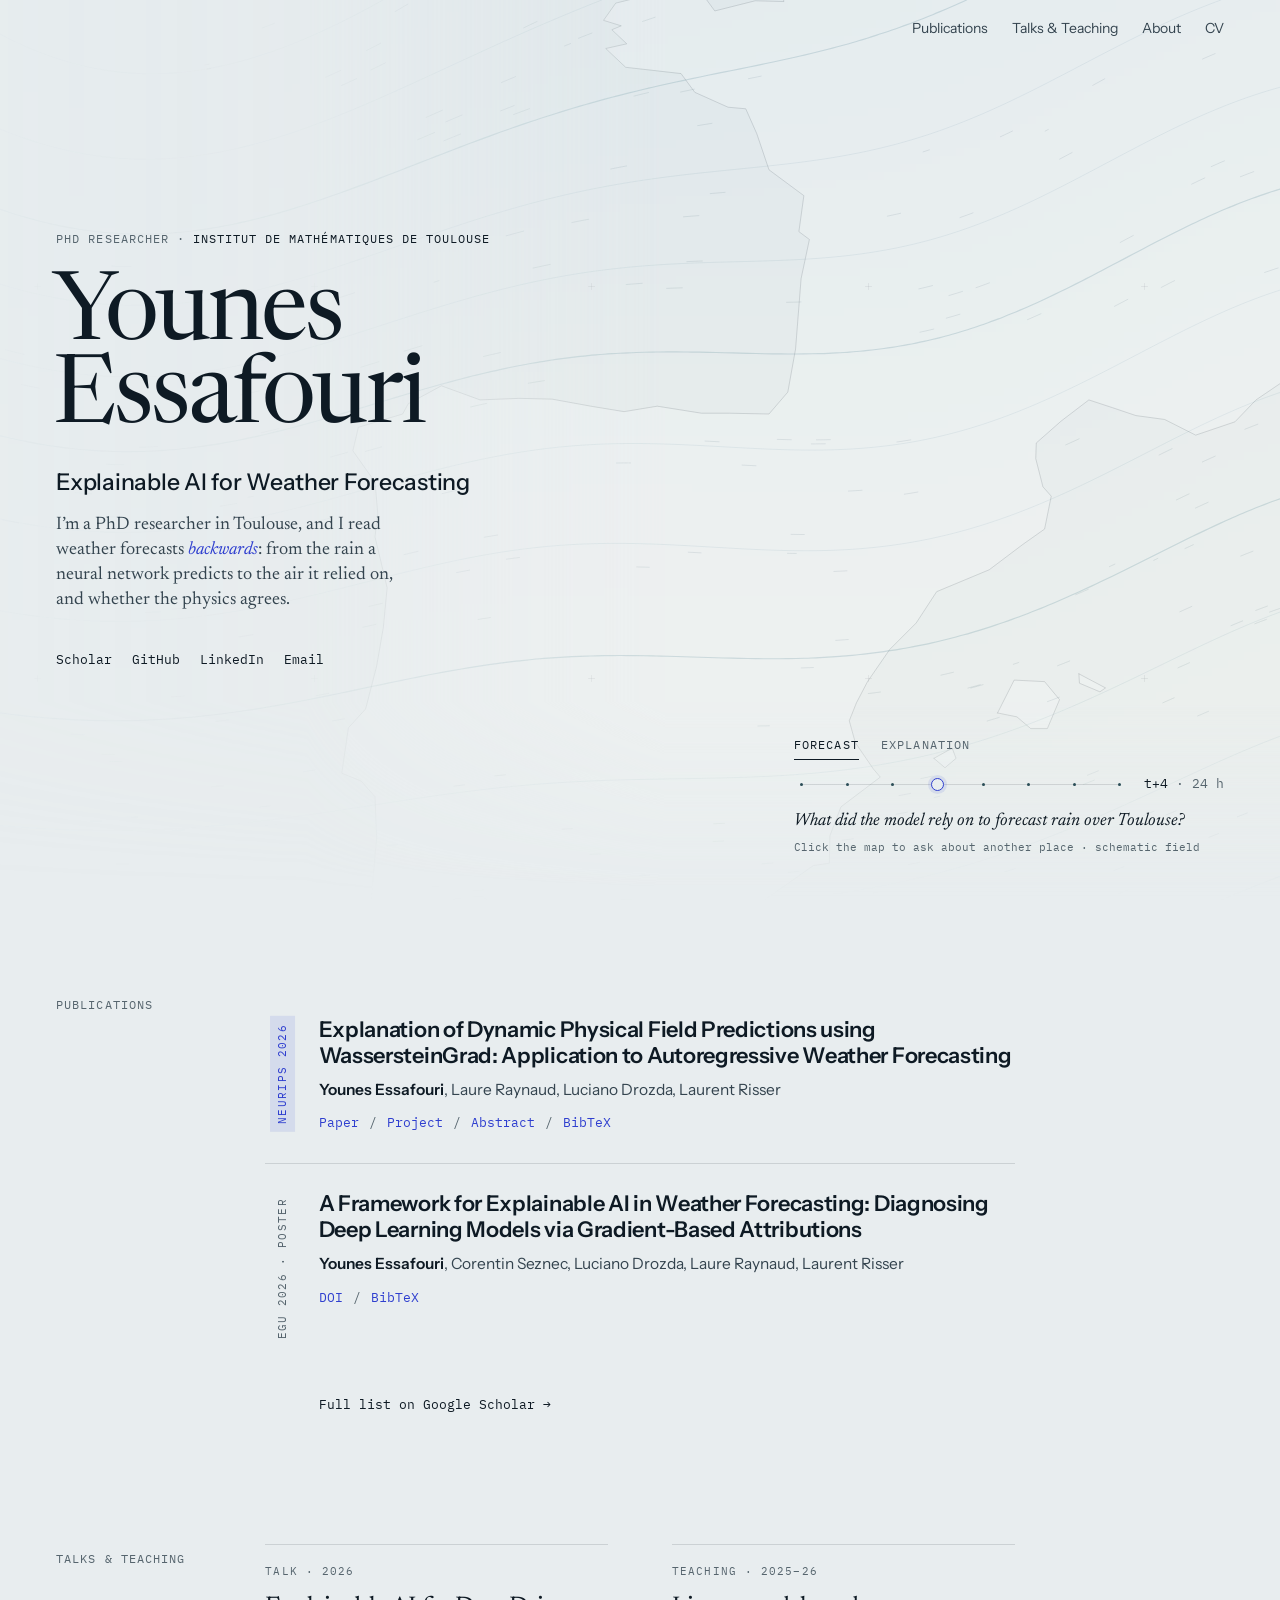
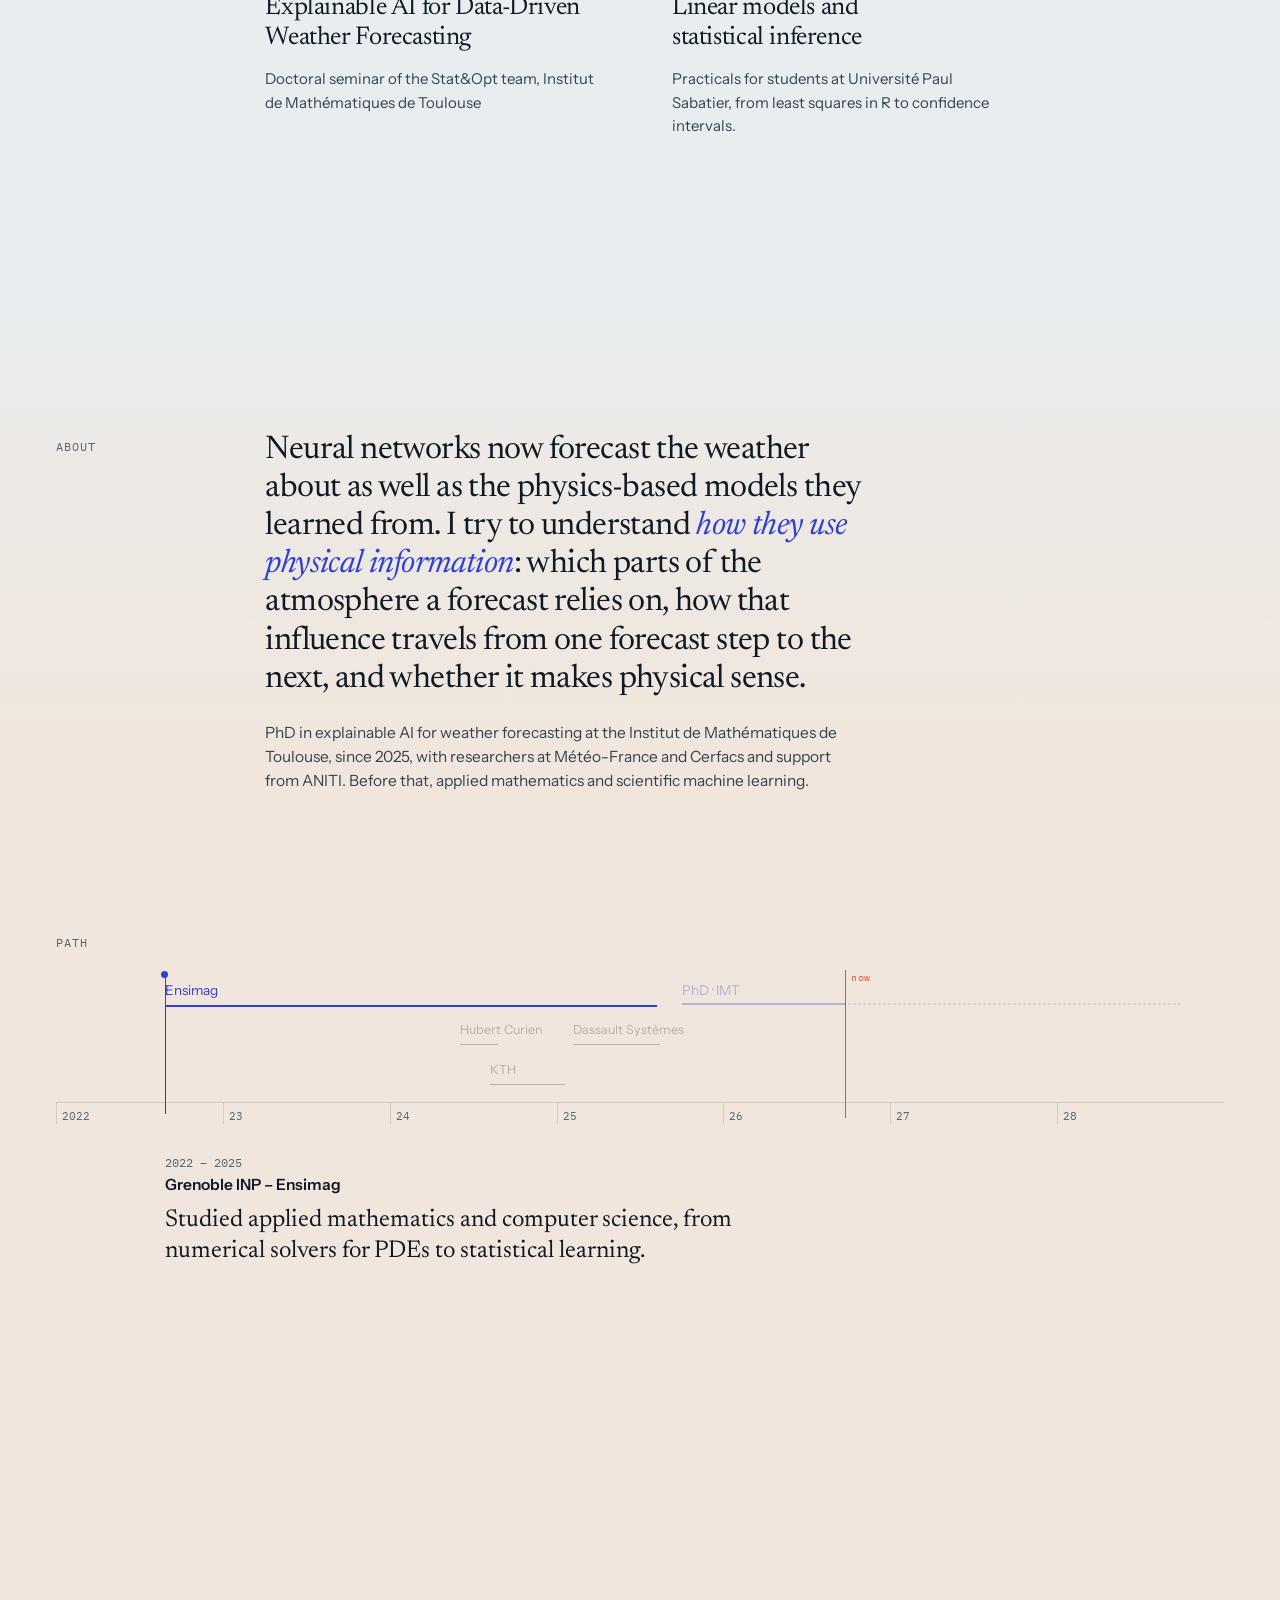
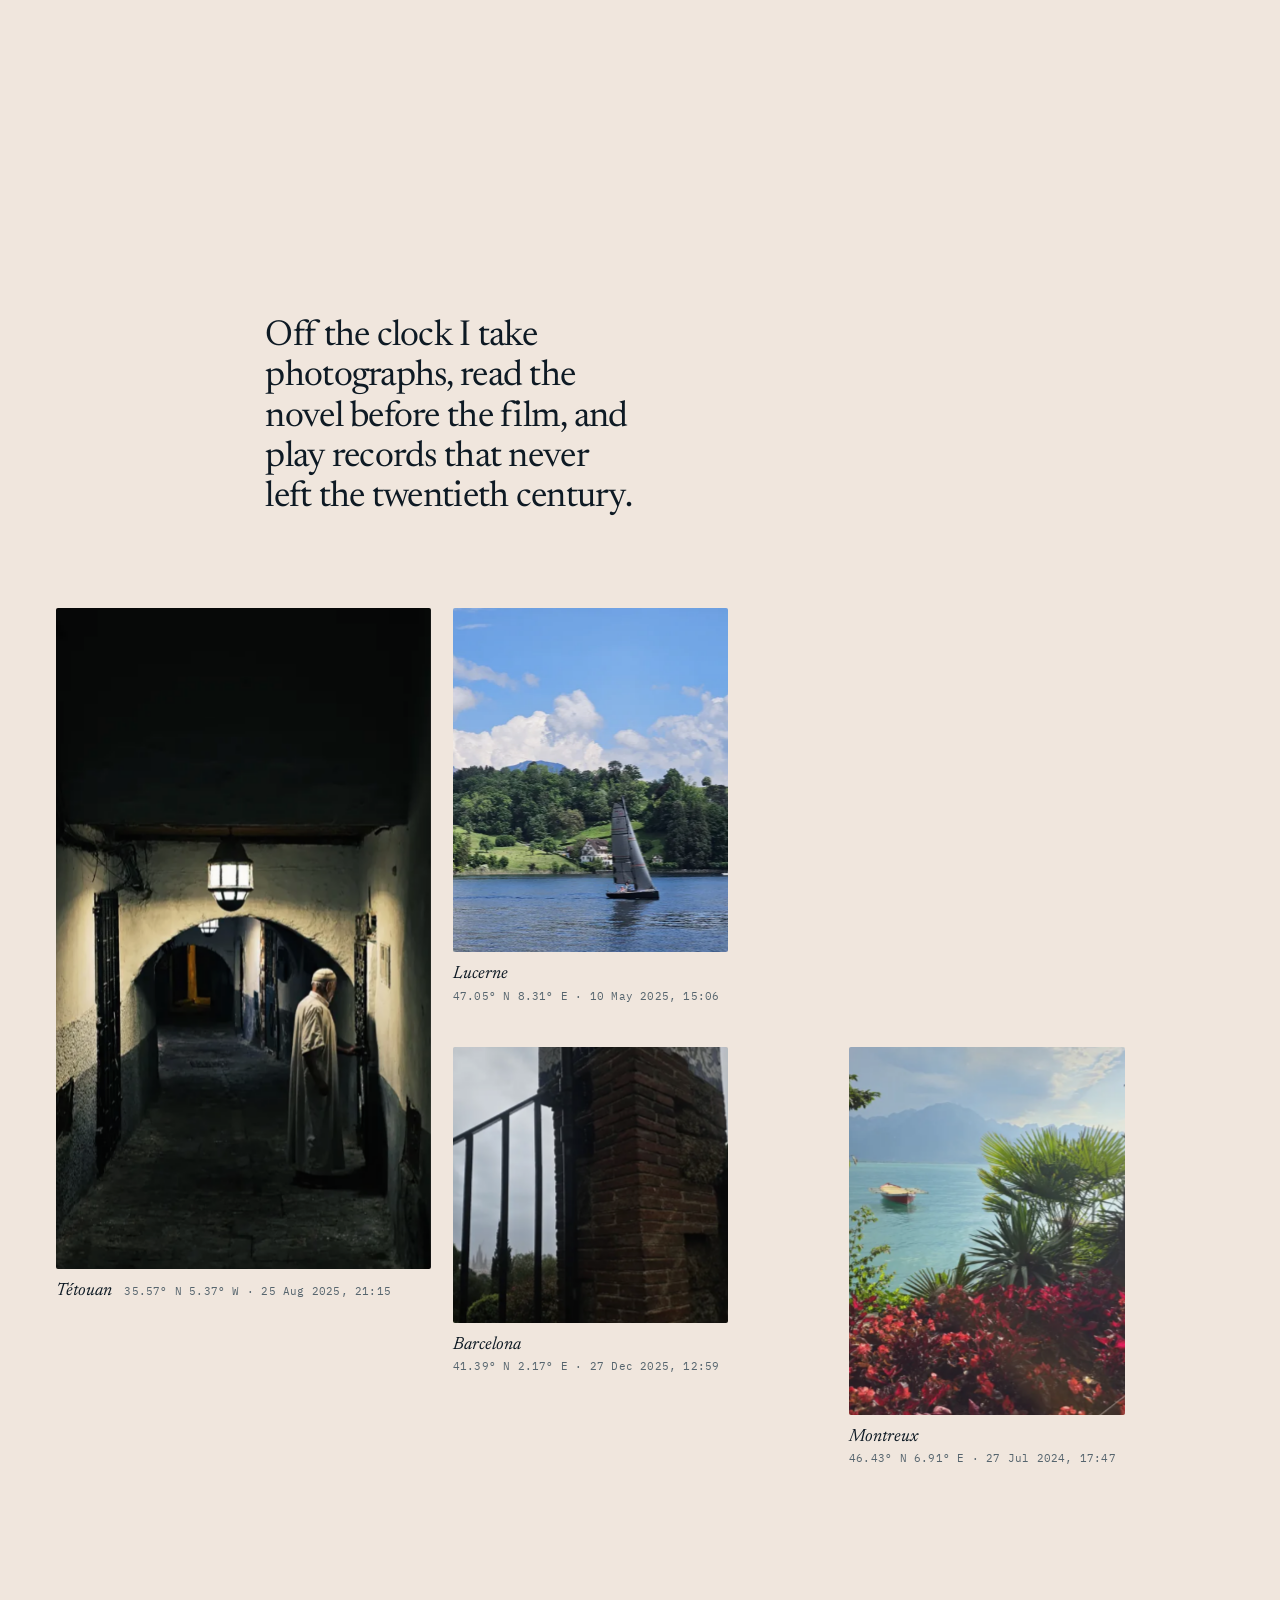
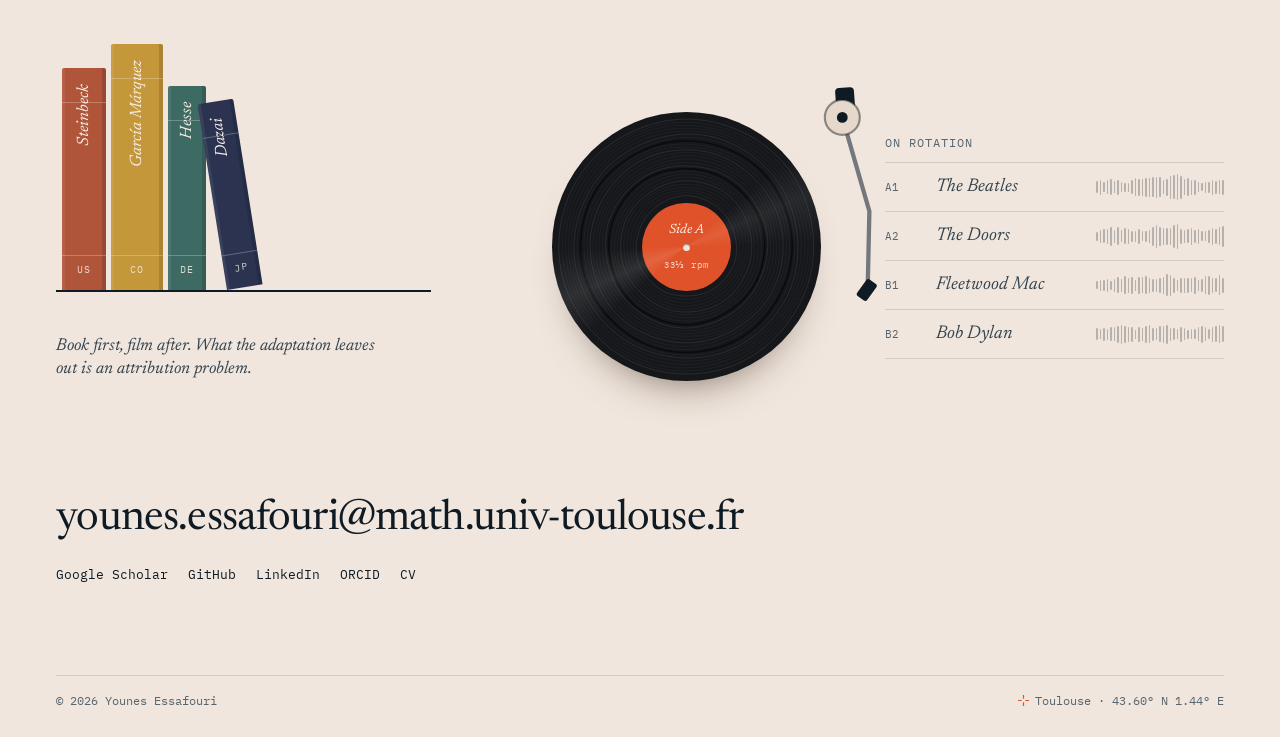
<file: publications.html>
<!DOCTYPE html>
<html lang="en">
<head>
<meta charset="utf-8">
<title>Publications — Younes Essafouri</title>
<meta name="robots" content="noindex">
<link rel="canonical" href="index.html#publications">
<meta http-equiv="refresh" content="0; url=index.html#publications">
<script>location.replace("index.html#publications");</script>
</head>
<body>
<p><a href="index.html#publications">Publications has moved to the homepage.</a></p>
</body>
</html>
</file>
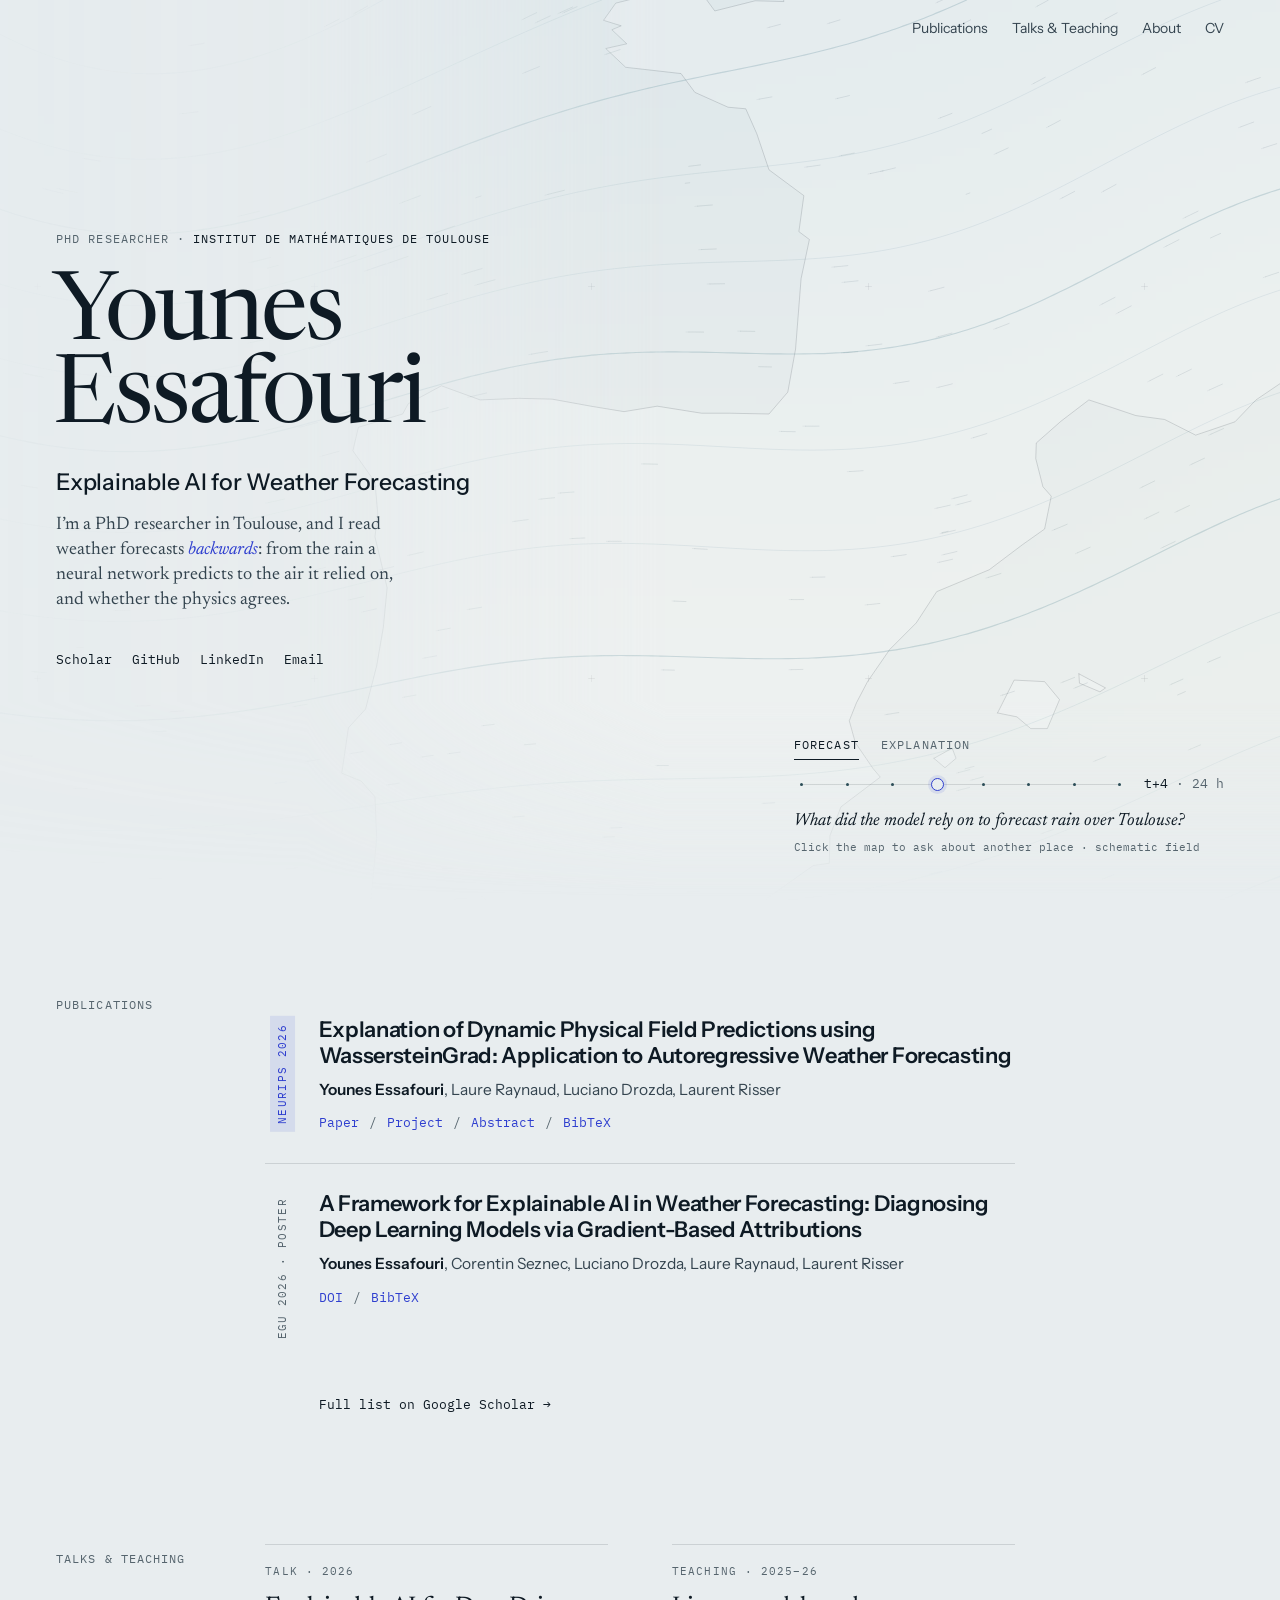
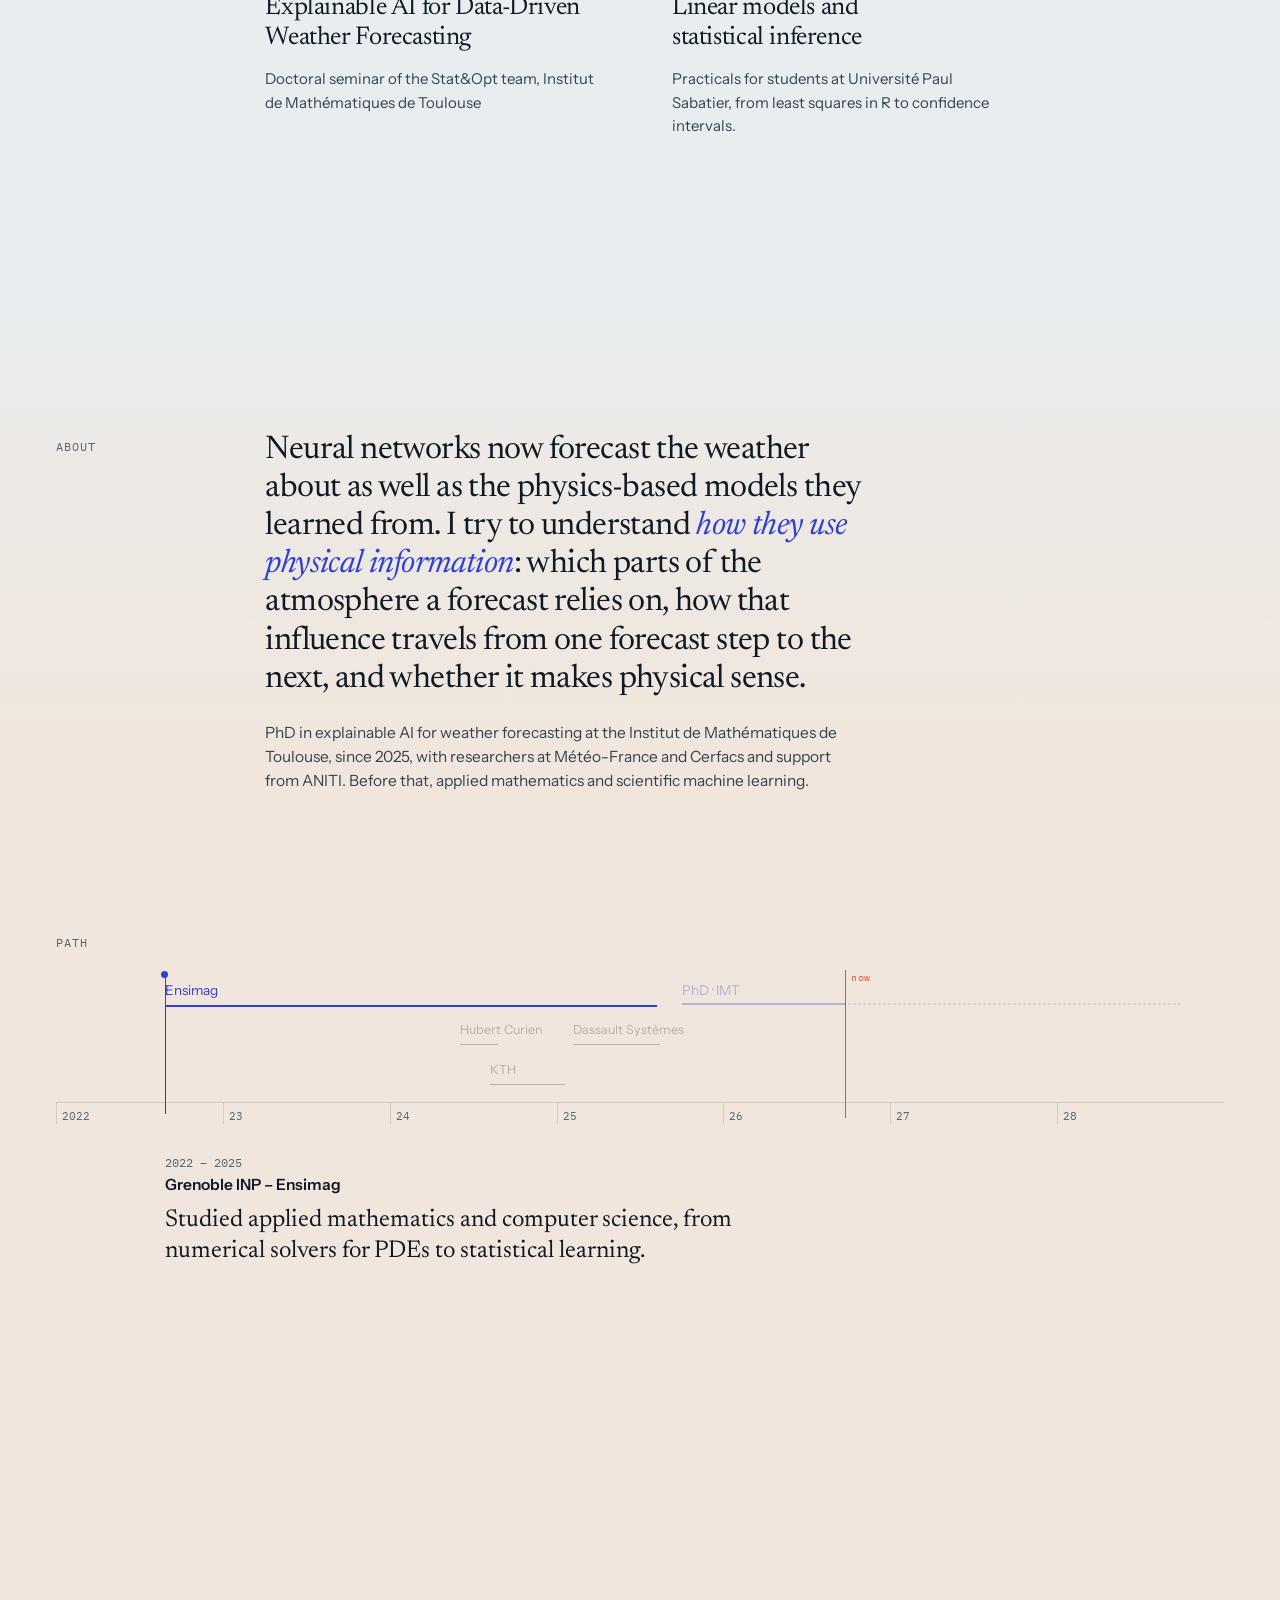
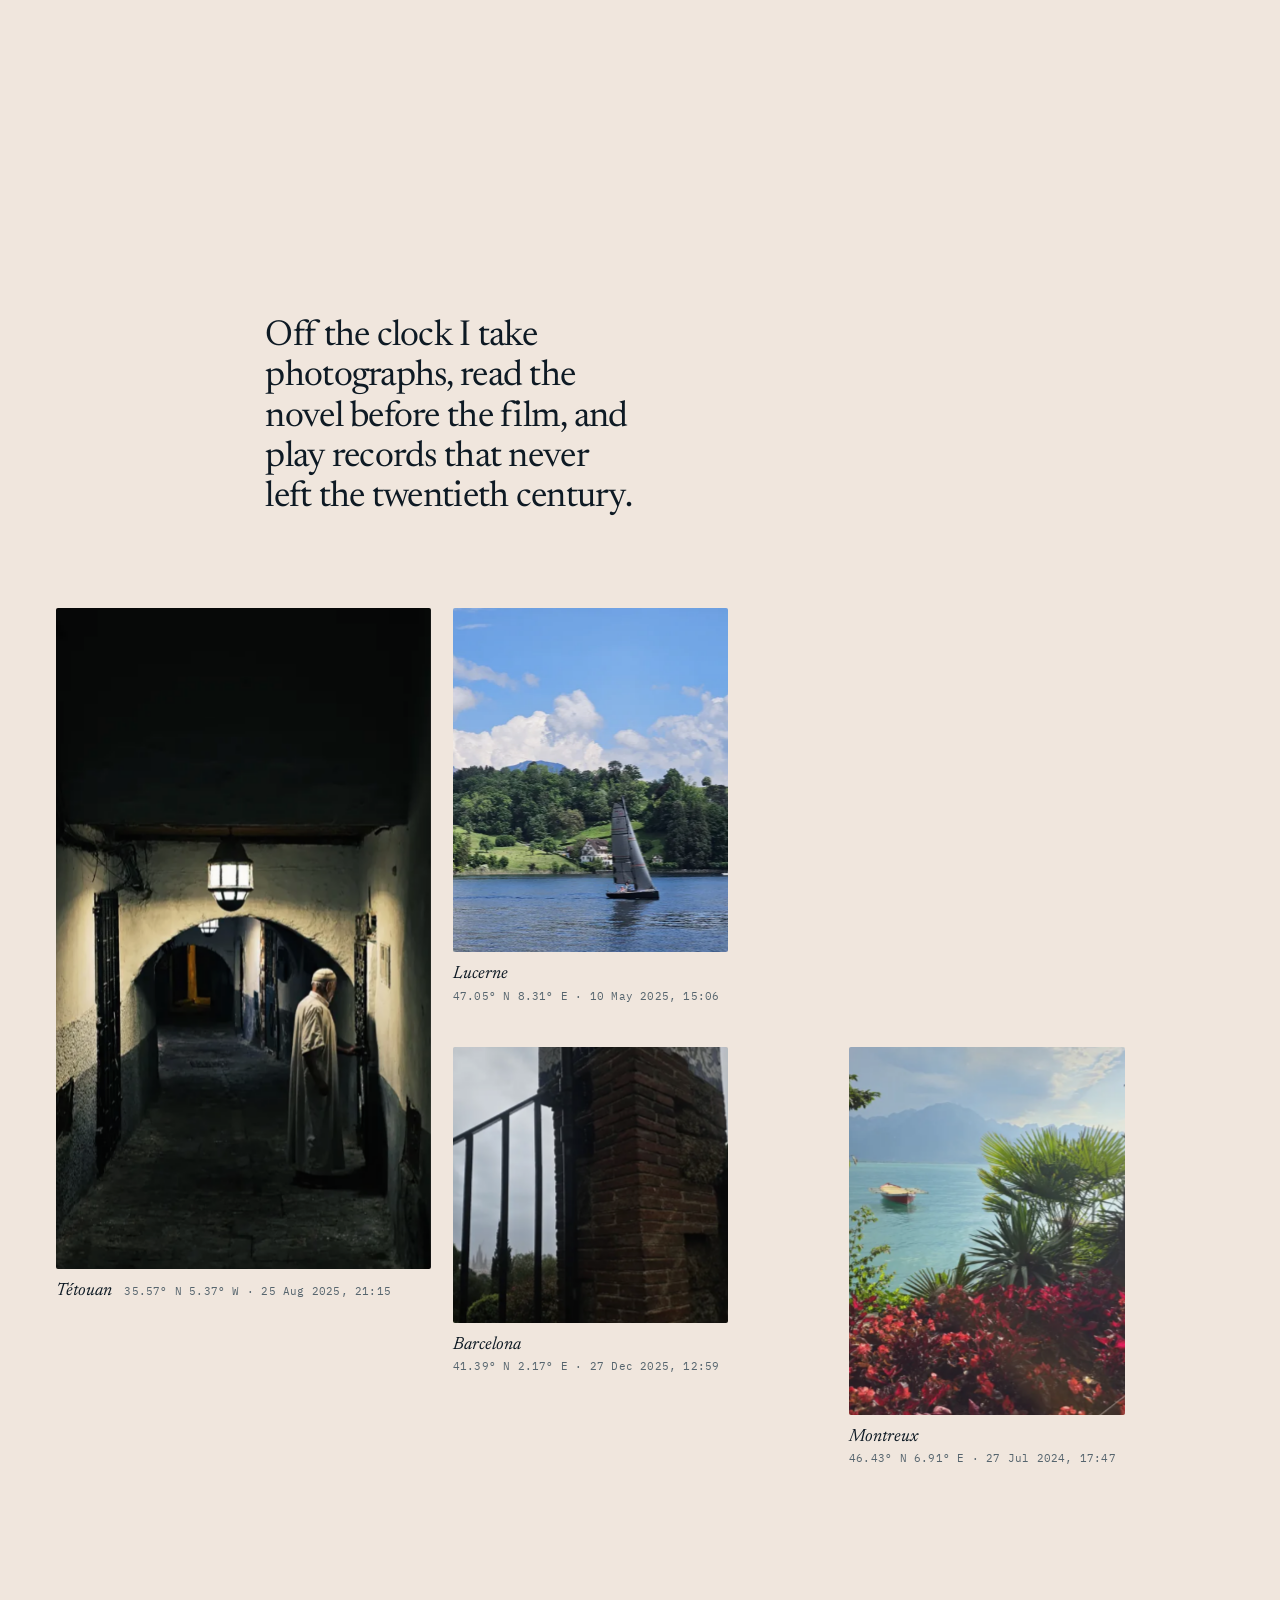
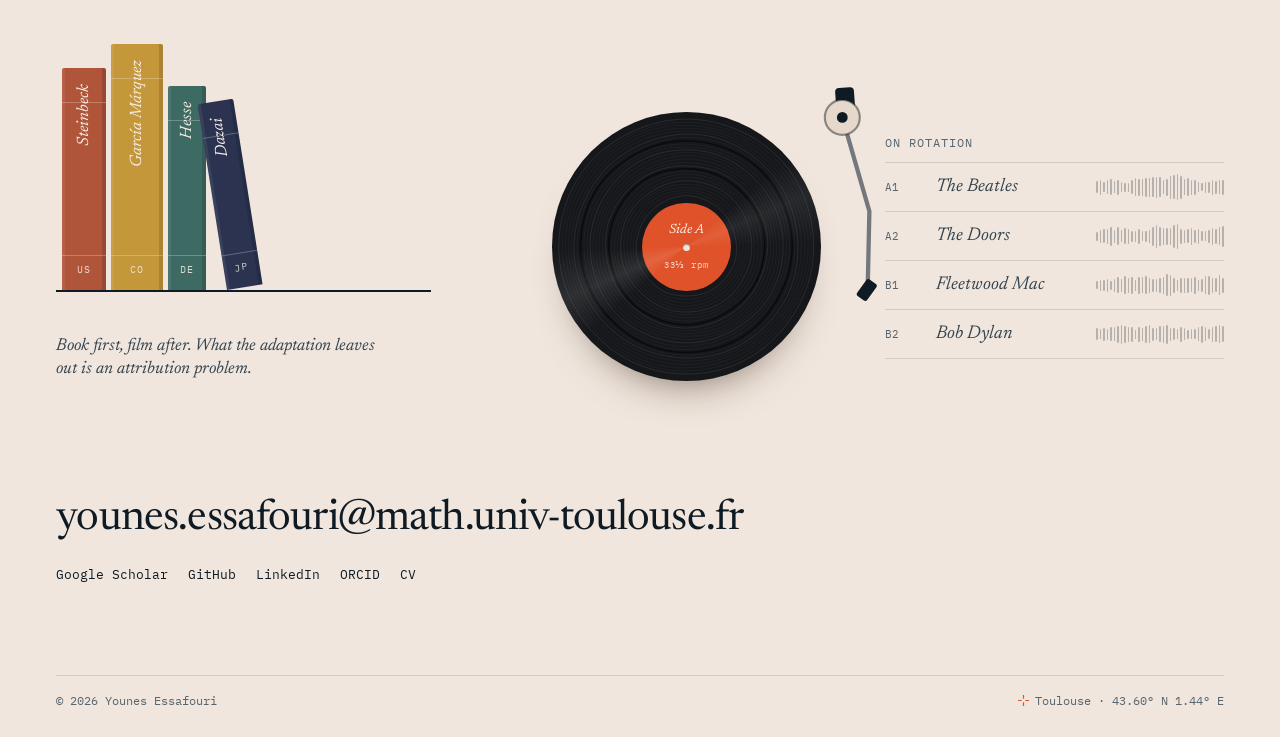
<file: research.html>
<!DOCTYPE html>
<html lang="en">
<head>
<meta charset="utf-8">
<title>Research — Younes Essafouri</title>
<meta name="robots" content="noindex">
<link rel="canonical" href="index.html#about">
<meta http-equiv="refresh" content="0; url=index.html#about">
<script>location.replace("index.html#about");</script>
</head>
<body>
<p><a href="index.html#about">Research is now part of the About section.</a></p>
</body>
</html>
</file>
<file: css/style.css>
/* ==========================================================================
   Younes Essafouri — research portfolio
   Colours are semantic, borrowed from atmospheric charts:
     mist ............... the page (an overcast, slightly cool sky)
     ink ................ text
     atmo (sea-glass) ... the forecast field
     xai (ultramarine) .. explanations, attributions, links
     target (vermilion) . the forecast location
   ========================================================================== */

/* ---------- fonts (self-hosted, SIL OFL) ---------- */
@font-face { font-family: "Newsreader"; src: url("../fonts/newsreader-normal.woff2") format("woff2"); font-weight: 400; font-style: normal; font-display: swap; }
@font-face { font-family: "Newsreader"; src: url("../fonts/newsreader-italic.woff2") format("woff2"); font-weight: 400; font-style: italic; font-display: swap; }
@font-face { font-family: "Instrument Sans"; src: url("../fonts/instrument-sans.woff2") format("woff2"); font-weight: 400 700; font-style: normal; font-display: swap; }
@font-face {
  font-family: "IBM Plex Mono"; src: url("../fonts/IBMPlexMono-Regular-Latin1.woff2") format("woff2"); font-weight: 400; font-display: swap;
  unicode-range: U+0020-007E, U+00A0-00FF, U+0131, U+0152-0153, U+02C6, U+02DA, U+02DC, U+2013-2014, U+2018-201A, U+201C-201E, U+2020-2022, U+2026, U+2030, U+2039-203A, U+2044, U+20AC, U+2122, U+2212;
}
@font-face {
  font-family: "IBM Plex Mono"; src: url("../fonts/IBMPlexMono-Regular-Pi.woff2") format("woff2"); font-weight: 400; font-display: swap;
  unicode-range: U+2000-200D, U+2010-2012, U+2032-2033, U+2070, U+2074-2079, U+2080-2089, U+2190-2199, U+2202, U+2206, U+2248, U+2260, U+2264-2265;
}
@font-face {
  font-family: "IBM Plex Mono"; src: url("../fonts/IBMPlexMono-Medium-Latin1.woff2") format("woff2"); font-weight: 500; font-display: swap;
  unicode-range: U+0020-007E, U+00A0-00FF, U+0131, U+0152-0153, U+02C6, U+02DA, U+02DC, U+2013-2014, U+2018-201A, U+201C-201E, U+2020-2022, U+2026, U+2030, U+2039-203A, U+2044, U+20AC, U+2122, U+2212;
}
@font-face {
  font-family: "IBM Plex Mono"; src: url("../fonts/IBMPlexMono-Medium-Pi.woff2") format("woff2"); font-weight: 500; font-display: swap;
  unicode-range: U+2000-200D, U+2010-2012, U+2032-2033, U+2070, U+2074-2079, U+2080-2089, U+2190-2199, U+2202, U+2206, U+2248, U+2260, U+2264-2265;
}

/* ---------- tokens ---------- */
:root {
  color-scheme: light;

  --mist: #e8edef;
  --mist-deep: #dde5e8;
  --ink: #0e1a24;
  --ink-2: #34444f;
  --mute: #56656e;
  --rule: rgba(14, 26, 36, 0.13);

  --atmo: #4e8490;
  --atmo-ink: #2b4d57;
  --wash-lo: #d3e0e6;
  --wash-hi: #eef0ea;
  --xai: #2f3fcf;
  --xai-soft: rgba(47, 63, 207, 0.1);
  --target: #e0532a;

  --dusk: #f0e6dd;
  --dusk-deep: #e6d8cb;
  --vinyl: #15171a;

  --serif: "Newsreader", "Iowan Old Style", "Palatino Linotype", Georgia, serif;
  --sans: "Instrument Sans", system-ui, -apple-system, "Segoe UI", Roboto, sans-serif;
  --mono: "IBM Plex Mono", ui-monospace, "SFMono-Regular", Menlo, Consolas, monospace;

  --gutter: clamp(18px, 4.4vw, 72px);
  --gap: clamp(12px, 1.7vw, 28px);
  --max: 1440px;
  --ease: cubic-bezier(0.22, 0.8, 0.26, 1);
}

/* ---------- base ---------- */
*, *::before, *::after { box-sizing: border-box; }
html { -webkit-text-size-adjust: 100%; text-size-adjust: 100%; scroll-padding-top: 72px; }
@media (prefers-reduced-motion: no-preference) { html { scroll-behavior: smooth; } }
body {
  margin: 0; background: var(--mist); color: var(--ink);
  font-family: var(--sans); font-size: 17px; line-height: 1.55;
  -webkit-font-smoothing: antialiased; -moz-osx-font-smoothing: grayscale;
  overflow-x: clip;
}
img { display: block; max-width: 100%; height: auto; }
a { color: inherit; }
button { font: inherit; color: inherit; }
h1, h2, h3, p, ul, ol, dl, dd, figure { margin: 0; }
ul, ol { padding: 0; list-style: none; }
::selection { background: var(--xai); color: #fff; }
:focus-visible { outline: 2px solid var(--xai); outline-offset: 3px; border-radius: 2px; }

.visually-hidden { position: absolute !important; width: 1px; height: 1px; margin: -1px; overflow: hidden; clip: rect(0 0 0 0); white-space: nowrap; border: 0; }
.skip-link { position: absolute; left: 12px; top: -60px; z-index: 50; background: var(--ink); color: var(--mist); padding: 10px 14px; font-family: var(--mono); font-size: 13px; text-decoration: none; }
.skip-link:focus { top: 12px; }

.wrap { width: 100%; max-width: var(--max); margin-inline: auto; padding-inline: var(--gutter); }

/* links: mono annotations that underline on hover */
.links { display: flex; flex-wrap: wrap; gap: 6px 20px; font-family: var(--mono); font-size: 13px; }
.links a, .links button, .text-link {
  appearance: none; border: 0; background: none; padding: 0 0 1px; cursor: pointer;
  font-family: var(--mono); font-size: 13px; color: inherit; text-decoration: none;
  background-image: linear-gradient(currentColor, currentColor);
  background-size: 0% 1px; background-repeat: no-repeat; background-position: 0 100%;
  transition: background-size .35s var(--ease), color .2s;
}
.links a:hover, .links button:hover, .text-link:hover { background-size: 100% 1px; color: var(--xai); }
.text-link::after { content: " →"; }
.label { font-family: var(--mono); font-size: 11.5px; letter-spacing: .09em; text-transform: uppercase; color: var(--mute); font-weight: 400; }

/* ==========================================================================
   HERO — identity over the forecast field
   ========================================================================== */
.hero {
  position: relative;
  height: clamp(640px, 100svh, 940px);
  isolation: isolate;
}
.field-stage {
  position: absolute; inset: 0; z-index: -1;
  --focus-x: .74; --focus-y: .44; --span: 11.5; --interactive-from: .4;
  -webkit-mask-image: linear-gradient(90deg, rgba(0,0,0,.14) 0%, rgba(0,0,0,.22) 24%, #000 52%), linear-gradient(180deg, #000 78%, transparent 100%);
  mask-image: linear-gradient(90deg, rgba(0,0,0,.14) 0%, rgba(0,0,0,.22) 24%, #000 52%), linear-gradient(180deg, #000 78%, transparent 100%);
  -webkit-mask-composite: source-in; mask-composite: intersect;
  touch-action: pan-y;
}
.field-stage canvas { position: absolute; inset: 0; width: 100%; height: 100%; }
.field-poster { position: absolute; inset: 0; width: 100%; height: 100%; object-fit: cover; }

.hero-id {
  position: relative; height: 100%;
  display: flex; flex-direction: column; justify-content: center;
  pointer-events: none;
}
.hero-id a, .hero-id button { pointer-events: auto; }
.hero-kicker { margin-bottom: clamp(18px, 3vh, 30px); }
.hero-kicker b { color: var(--ink); font-weight: 400; }
.hero-name {
  font-family: var(--serif); font-weight: 400;
  font-size: clamp(3.3rem, 7.4vw, 7.6rem); line-height: .88; letter-spacing: -0.03em;
  margin-left: -0.04em;
}
.hero-field {
  margin-top: clamp(20px, 3vh, 30px);
  font-weight: 500; font-size: clamp(1.25rem, 1.8vw, 1.75rem); line-height: 1.15; letter-spacing: -0.012em;
}
.hero-intro {
  margin-top: 18px; max-width: 36ch;
  font-family: var(--serif); font-size: clamp(1.12rem, 1.42vw, 1.38rem); line-height: 1.38; color: var(--ink-2);
  text-wrap: pretty;
}
.hero-intro em, .about-lead mark { font-style: italic; color: var(--xai); background: none; }
.hero-id .links { margin-top: clamp(24px, 4vh, 40px); }

/* the few controls, bottom-right, over the field */
.field-ui {
  position: absolute; right: max(var(--gutter), calc((100vw - var(--max)) / 2 + var(--gutter))); bottom: clamp(28px, 5vh, 52px);
  width: min(430px, 40vw);
  display: grid; gap: 14px;
}
.toggle { display: flex; gap: 22px; }
.toggle button {
  appearance: none; border: 0; background: none; cursor: pointer; padding: 0 0 6px;
  font-family: var(--mono); font-size: 11.5px; letter-spacing: .1em; text-transform: uppercase; color: var(--mute);
  background-image: linear-gradient(var(--ink), var(--ink)); background-size: 0 1.5px; background-repeat: no-repeat; background-position: 0 100%;
  transition: color .3s, background-size .45s var(--ease);
}
.toggle button:hover { color: var(--ink); }
.toggle button[aria-pressed="true"] { color: var(--ink); background-size: 100% 1.5px; }
.toggle button[data-field-view="explanation"] { background-image: linear-gradient(var(--xai), var(--xai)); }
.toggle button[data-field-view="explanation"][aria-pressed="true"] { color: var(--xai); }

.lead { display: grid; grid-template-columns: 1fr auto; align-items: center; gap: 16px; }
.lead input[type="range"] {
  -webkit-appearance: none; appearance: none; width: 100%; height: 20px; margin: 0; background: transparent; cursor: ew-resize; position: relative; display: block;
}
.lead-axis { position: relative; }
.lead-dots {
  position: absolute; inset: 0 6.5px; display: flex; justify-content: space-between; align-items: center; pointer-events: none;
  background: linear-gradient(var(--rule), var(--rule)) 0 50% / 100% 1px no-repeat;
}
.lead-dots i { width: 3px; height: 3px; border-radius: 50%; background: var(--atmo-ink); }
.lead input[type="range"]::-webkit-slider-runnable-track { height: 20px; background: transparent; }
.lead input[type="range"]::-moz-range-track { height: 20px; background: transparent; }
.lead input[type="range"]::-webkit-slider-thumb {
  -webkit-appearance: none; appearance: none; width: 13px; height: 13px; margin-top: 3.5px; position: relative;
  border-radius: 50%; border: 1.5px solid var(--xai); background: var(--mist); box-shadow: 0 0 0 3px var(--xai-soft);
}
.lead input[type="range"]::-moz-range-thumb {
  width: 11px; height: 11px; border-radius: 50%; border: 1.5px solid var(--xai); background: var(--mist); box-shadow: 0 0 0 3px var(--xai-soft);
}
.lead output { font-family: var(--mono); font-size: 12.5px; color: var(--ink); min-width: 10ch; text-align: right; }
.lead output span { color: var(--mute); }
.field-cap { font-size: 13.5px; line-height: 1.5; color: var(--ink-2); }
.field-cap em { font-family: var(--serif); font-size: 1.1rem; color: var(--ink); }
.field-cap .hint { display: block; margin-top: 4px; font-family: var(--mono); font-size: 11px; color: var(--mute); }
.field-cap button {
  appearance: none; border: 0; background: none; padding: 0; cursor: pointer; color: var(--xai);
  font-family: var(--mono); font-size: 11px; text-decoration: underline; text-underline-offset: 3px; margin-left: 6px;
}
.hint-touch { display: none; }
@media (hover: none) { .hint-touch { display: inline; } .hint-pointer { display: none; } }
html:not(.js) .field-ui .toggle, html:not(.js) .field-ui .lead, html:not(.js) .field-cap .hint { display: none; }

/* ==========================================================================
   THE FLOW — one continuous column after the hero
   ========================================================================== */
.flow { padding-top: clamp(40px, 7vw, 110px); }
.flow-row {
  display: grid; grid-template-columns: minmax(0, 2fr) minmax(0, 8fr) minmax(0, 2fr);
  column-gap: var(--gap);
}
.flow-row > .label { padding-top: 6px; }
.flow-row + .flow-row { margin-top: clamp(72px, 10vw, 150px); }

/* publications: a clean list */
.pubs { counter-reset: pub; }
.pub { display: grid; grid-template-columns: 2.2rem minmax(0, 1fr); gap: 0 18px; padding: 26px 0 30px; }
.pub + .pub { border-top: 1px solid var(--rule); }
.pub-venue {
  writing-mode: vertical-rl; transform: rotate(180deg); justify-self: center; align-self: start;
  font-family: var(--mono); font-size: 11px; letter-spacing: .12em; text-transform: uppercase; color: var(--mute);
  padding: 8px 4px; white-space: nowrap;
}
.pub-venue.is-accepted { color: var(--xai); background: var(--xai-soft); }
.pub-title { font-family: var(--sans); font-weight: 600; font-size: clamp(1.18rem, 1.7vw, 1.6rem); line-height: 1.2; letter-spacing: -0.014em; text-wrap: pretty; }
.pub-title a { text-decoration: none; }
.pub-title a:hover { color: var(--xai); }
.pub-authors { margin-top: 10px; font-size: 15.5px; color: var(--ink-2); line-height: 1.5; }
.pub-authors b { color: var(--ink); font-weight: 600; }
.pub-meta { margin-top: 4px; font-family: var(--mono); font-size: 12px; color: var(--mute); }
.pub-links { margin-top: 12px; display: flex; flex-wrap: wrap; gap: 4px 0; font-family: var(--mono); font-size: 13px; color: var(--xai); }
.pub-links > * + *::before { content: "/"; color: var(--mute); margin: 0 10px; }
.pub-links a, .pub-links button {
  appearance: none; border: 0; background: none; padding: 0; cursor: pointer; font: inherit; color: var(--xai); text-decoration: none;
}
.pub-links a:hover, .pub-links button:hover { text-decoration: underline; text-underline-offset: 3px; }
.pub.is-talk .pub-title { font-weight: 500; font-size: clamp(1.02rem, 1.3vw, 1.18rem); }

/* footer: contact */
.site-foot { background: var(--dusk); padding-top: clamp(64px, 9vw, 130px); padding-bottom: 28px; }
.foot-mail {
  font-family: var(--serif); font-size: clamp(1.45rem, 3.3vw, 3.1rem); line-height: 1.1; letter-spacing: -0.02em;
  text-decoration: none; overflow-wrap: anywhere;
  background-image: linear-gradient(var(--xai), var(--xai)); background-size: 0% 2px; background-repeat: no-repeat; background-position: 0 100%;
  transition: background-size .5s var(--ease), color .2s;
}
.foot-mail:hover { color: var(--xai); background-size: 100% 2px; }
.site-foot .links { margin-top: 22px; }
.foot-meta {
  margin-top: clamp(48px, 7vw, 96px); padding-top: 16px; border-top: 1px solid var(--rule);
  display: flex; flex-wrap: wrap; justify-content: space-between; gap: 8px 24px;
  font-family: var(--mono); font-size: 11.5px; color: var(--mute);
}
.foot-meta svg { width: 11px; height: 11px; vertical-align: -1px; margin-right: 6px; }
.foot-meta a { text-decoration: none; }
.foot-meta a:hover { color: var(--xai); }

.bib { margin-top: 14px; position: relative; }
.bib-copy {
  position: absolute; top: 8px; right: 8px; cursor: pointer;
  font-family: var(--mono); font-size: 11px; color: var(--ink-2);
  background: var(--mist); border: 1px solid var(--rule); border-radius: 2px; padding: 3px 8px;
}
.bib-copy:hover { color: var(--xai); }
.bib[hidden] { display: none; }
.bib pre { margin: 0; padding: 14px 16px; overflow-x: auto; background: var(--mist-deep); font-family: var(--mono); font-size: 12px; line-height: 1.6; }
.bib p { font-size: 15px; color: var(--ink-2); max-width: 64ch; }

/* ==========================================================================
   NAVIGATION — one page, four destinations
   ========================================================================== */
.topnav {
  position: fixed; top: 0; left: 0; right: 0; z-index: 30;
  transition: background-color .45s var(--ease), box-shadow .45s var(--ease);
}
.topnav-inner { display: flex; align-items: center; gap: 16px; padding-top: 14px; padding-bottom: 12px; }
.topnav-name {
  font-weight: 600; font-size: 14.5px; text-decoration: none; letter-spacing: -0.005em;
  opacity: 0; transform: translateY(-4px); pointer-events: none;
  transition: opacity .4s var(--ease), transform .4s var(--ease);
}
.topnav ul { display: flex; gap: 4px 24px; margin-left: auto; }
.topnav ul a { position: relative; font-size: 14px; color: var(--ink-2); text-decoration: none; padding: 4px 0; transition: color .25s; }
.topnav ul a:hover { color: var(--ink); }
.topnav ul a::after {
  content: ""; position: absolute; left: 0; right: 0; bottom: -1px; height: 1.5px; background: var(--target);
  transform: scaleX(0); transform-origin: left; transition: transform .45s var(--ease);
}
.topnav ul a.is-active { color: var(--ink); }
.topnav ul a.is-active::after { transform: scaleX(1); }
.topnav.is-scrolled {
  background: color-mix(in srgb, var(--mist) 84%, transparent);
  -webkit-backdrop-filter: blur(12px) saturate(1.1); backdrop-filter: blur(12px) saturate(1.1);
  box-shadow: 0 1px 0 var(--rule);
}
.topnav.is-scrolled.on-dusk { background: color-mix(in srgb, var(--dusk) 86%, transparent); }
.topnav.is-scrolled .topnav-name { opacity: 1; transform: none; pointer-events: auto; }

.pubs-more { grid-column: 2; margin-top: 12px; padding-left: calc(2.2rem + 18px); }

/* ==========================================================================
   ABOUT — warmer: the page turns from forecast to evening
   ========================================================================== */
.about {
  margin-top: clamp(96px, 13vw, 190px);
  padding-top: clamp(80px, 10vw, 150px);
  background: linear-gradient(180deg, var(--mist) 0, #ede9e5 160px, var(--dusk) 460px, var(--dusk) 100%);
}
.about-intro { display: grid; gap: 22px; }
.about-lead {
  font-family: var(--serif); font-size: clamp(1.5rem, 2.55vw, 2.4rem); line-height: 1.17; letter-spacing: -0.018em;
  max-width: 34ch; text-wrap: pretty;
}
.about-context { font-size: 15.5px; line-height: 1.55; color: var(--ink-2); max-width: 60ch; }
.about-line {
  margin-top: clamp(96px, 12vw, 170px); margin-left: calc((100% - 2 * var(--gap)) / 6 + var(--gap));
  font-family: var(--serif); font-size: clamp(1.6rem, 2.8vw, 2.6rem); line-height: 1.12; letter-spacing: -0.02em;
  max-width: 22ch; text-wrap: balance;
}

/* photographs + the atlas they belong to */
.notes {
  margin-top: clamp(52px, 7vw, 96px);
  display: grid; grid-template-columns: repeat(12, minmax(0, 1fr)); column-gap: var(--gap); row-gap: clamp(30px, 3.4vw, 50px);
  align-items: start;
}
.gallery { display: contents; }
.shot--tetouan  { grid-column: 1 / 5;  grid-row: 1 / 3; --ar: 3 / 5.3; }
.shot--lucerne  { grid-column: 5 / 8;  grid-row: 1; --ar: 4 / 5; margin-top: clamp(40px, 6vw, 88px); }
.shot--barcelona{ grid-column: 5 / 8;  grid-row: 2; --ar: 1 / 1; }
.shot--montreux { grid-column: 9 / 12; grid-row: 2; --ar: 3 / 4; margin-top: clamp(20px, 3vw, 44px); }
.atlas          { grid-column: 9 / 13; grid-row: 1; }

.shot { margin: 0; outline: none; --mx: 0; --my: 0; }
.shot-frame {
  overflow: hidden; background: var(--dusk-deep); border-radius: 2px;
  transition: transform .7s var(--ease), box-shadow .7s var(--ease);
}
.shot img {
  width: 100%; aspect-ratio: var(--ar, 4 / 5); object-fit: cover;
  transform: translate3d(calc(var(--mx) * -9px), calc(var(--my) * -9px), 0) scale(1.07);
  transition: transform .9s var(--ease), filter .6s;
  filter: saturate(.9) contrast(.98);
}
.shot:hover .shot-frame, .shot:focus-visible .shot-frame, .shot.is-lit .shot-frame {
  transform: translateY(-6px); box-shadow: 0 22px 40px -26px rgba(60, 35, 20, .55);
}
.shot:hover img, .shot.is-lit img { filter: saturate(1.02) contrast(1); }
.shot:focus-visible .shot-frame { outline: 2px solid var(--xai); outline-offset: 4px; }
.shot figcaption { margin-top: 12px; display: flex; flex-wrap: wrap; align-items: baseline; gap: 2px 12px; }
.shot-place { position: relative; font-family: var(--serif); font-style: italic; font-size: 1.12rem; line-height: 1.2; }
.shot-place::before {
  content: ""; position: absolute; left: -16px; top: 50%; width: 9px; height: 9px; margin-top: -4px;
  background:
    linear-gradient(var(--target), var(--target)) 50% 0 / 1.3px 100% no-repeat,
    linear-gradient(var(--target), var(--target)) 0 50% / 100% 1.3px no-repeat;
  opacity: 0; transform: scale(.4); transition: opacity .4s, transform .5s var(--ease);
}
.shot:hover .shot-place::before, .shot.is-lit .shot-place::before, .shot:focus-visible .shot-place::before { opacity: 1; transform: none; }
.shot-meta { font-family: var(--mono); font-size: 10.5px; color: var(--mute); letter-spacing: .02em; }

.atlas { margin: 0; }
.atlas-map { display: block; width: 100%; height: auto; overflow: hidden; }
.atlas-land { fill: rgba(255, 255, 255, .5); }
.atlas-lake { fill: var(--dusk); }
.atlas-coast { fill: none; stroke: rgba(14, 26, 36, .42); stroke-width: 1; stroke-linejoin: round; }
.atlas-grat { fill: none; stroke: rgba(14, 26, 36, .2); stroke-width: 1; }
.atlas-route {
  fill: none; stroke: var(--target); stroke-width: 1.1; stroke-dasharray: 1.5 4; stroke-linecap: round;
  opacity: .32; transition: opacity .45s, stroke-width .45s;
}
.atlas-route.is-lit { opacity: 1; stroke-width: 1.6; }
.atlas-pt { cursor: default; }
.atlas-pt path { stroke: var(--ink); stroke-width: 1.2; transition: stroke .35s; }
.atlas-pt circle:not(.atlas-halo) { fill: var(--ink); }
.atlas-pt text, .atlas-home text { font-family: var(--serif); font-style: italic; font-size: 14px; fill: var(--ink-2); }
.atlas-pt text { opacity: .6; transition: opacity .35s; }
.atlas-halo { fill: var(--target); opacity: 0; transform: scale(.3); transform-box: fill-box; transform-origin: center; transition: opacity .45s, transform .6s var(--ease); }
.atlas-pt.is-lit .atlas-halo { opacity: .16; transform: scale(1.35); }
.atlas-pt.is-lit path { stroke: var(--target); }
.atlas-pt.is-lit text { opacity: 1; fill: var(--ink); }
.atlas-home path { stroke: var(--target); stroke-width: 1.6; }
.atlas-home circle { fill: var(--target); }
.atlas-home text { fill: var(--ink); font-size: 15px; }
.atlas figcaption { margin-top: 10px; font-family: var(--mono); font-size: 11px; color: var(--mute); }

/* books and records */
.leisure {
  margin-top: clamp(96px, 12vw, 170px);
  display: grid; grid-template-columns: repeat(12, minmax(0, 1fr)); column-gap: var(--gap); row-gap: 72px;
  align-items: end;
}
.shelf { grid-column: 1 / 5; margin: 0; }
.books {
  display: flex; align-items: flex-end; gap: 5px; height: 272px; padding: 0 0 0 6px;
  border-bottom: 2px solid var(--ink);
}
.book {
  position: relative; flex: none; width: var(--w); height: var(--h);
  display: flex; flex-direction: column; align-items: center; justify-content: space-between; padding: 16px 0 12px;
  background: var(--c); color: var(--t, #f6eee5); border-radius: 2px 2px 0 0; outline: none;
  box-shadow: inset -4px 0 0 rgba(0, 0, 0, .13), inset 3px 0 0 rgba(255, 255, 255, .07);
  transform-origin: 50% 100%; transition: transform .55s var(--ease), box-shadow .55s var(--ease);
}
.book::before, .book::after { content: ""; position: absolute; left: 0; right: 0; height: 1px; background: currentColor; opacity: .28; }
.book::before { top: 34px; } .book::after { bottom: 34px; }
.book-name { writing-mode: vertical-rl; transform: rotate(180deg); font-family: var(--serif); font-style: italic; font-size: 16.5px; white-space: nowrap; }
.book-mark { font-family: var(--mono); font-size: 9.5px; letter-spacing: .12em; opacity: .85; }
.book--lean { transform-origin: 0 100%; transform: rotate(-9deg); margin-left: 16px; }
.book:hover, .book:focus-visible { transform: translateY(-14px); box-shadow: inset -4px 0 0 rgba(0,0,0,.13), 0 16px 24px -18px rgba(40, 20, 10, .6); }
.book--lean:hover, .book--lean:focus-visible { transform: translateY(-14px) rotate(-4deg); }
.book:focus-visible { outline: 2px solid var(--xai); outline-offset: 3px; }
.shelf figcaption { margin-top: 16px; display: grid; gap: 8px; }
.shelf-detail { font-family: var(--mono); font-size: 12px; color: var(--ink); min-height: 1.5em; opacity: 0; transition: opacity .3s; }
.shelf-detail.is-on { opacity: 1; }
.shelf-note { font-family: var(--serif); font-style: italic; font-size: 1.08rem; line-height: 1.35; color: var(--ink-2); max-width: 34ch; }

.turntable { grid-column: 6 / 13; margin: 0; display: grid; grid-template-columns: auto minmax(0, 1fr); gap: 0 clamp(40px, 5vw, 80px); align-items: center; }
.deck { position: relative; width: clamp(210px, 21vw, 290px); aspect-ratio: 1; margin-right: 14%; }
.deck::after {                                   /* a fixed sheen: the light doesn't turn with the record */
  content: ""; position: absolute; inset: 0; border-radius: 50%; pointer-events: none;
  background: conic-gradient(from 200deg, transparent 0 8%, rgba(255,255,255,.1) 13%, transparent 19% 58%, rgba(255,255,255,.07) 63%, transparent 69%);
}
.record {
  position: absolute; inset: 0; border-radius: 50%; background: var(--vinyl);
  box-shadow: 0 26px 44px -30px rgba(40, 20, 5, .7);
  animation: spin 5.5s linear infinite; animation-play-state: paused;
}
.turntable.is-playing .record { animation-play-state: running; }
@keyframes spin { to { transform: rotate(360deg); } }
.record-grooves { display: block; width: 100%; height: 100%; }
.record-label {
  position: absolute; inset: 33.5%; border-radius: 50%; background: var(--target); color: #fff3ea;
  display: flex; flex-direction: column; align-items: center; justify-content: center; gap: 7px; text-align: center;
}
.record-label span { font-family: var(--serif); font-style: italic; font-size: clamp(12px, 1.05vw, 14.5px); line-height: 1.05; max-width: 80%; }
.record-label small { font-family: var(--mono); font-size: 8.5px; letter-spacing: .1em; opacity: .8; }
.spindle { width: 7px; height: 7px; border-radius: 50%; background: var(--dusk); box-shadow: inset 0 1px 1px rgba(0,0,0,.35); }
.tonearm { position: absolute; inset: 0; width: 100%; height: 100%; overflow: visible; pointer-events: none; }
.tonearm-swing { transform-box: view-box; transform-origin: 108px 2px; transform: rotate(-24deg); transition: transform 1.2s var(--ease); }
.turntable.is-playing .tonearm-swing { transform: rotate(0deg); }
.tonearm-arm { fill: none; stroke: #74777c; stroke-width: 1.6; stroke-linecap: round; stroke-linejoin: round; }
.tonearm-head, .tonearm-weight { fill: var(--ink); }
.tonearm-base { fill: var(--dusk-deep); stroke: rgba(21, 23, 26, .45); stroke-width: .8; }
.tonearm-pin { fill: var(--ink); }

.tracks-wrap .label { display: block; margin-bottom: 10px; }
.tracks button {
  appearance: none; border: 0; background: none; cursor: pointer; width: 100%; text-align: left; color: var(--ink-2);
  display: grid; grid-template-columns: 2.2em 8.6em minmax(0, 1fr); align-items: center; gap: 14px;
  padding: 11px 0; border-bottom: 1px solid var(--rule);
}
.tracks li:first-child button { border-top: 1px solid var(--rule); }
.tracks .n { font-family: var(--mono); font-size: 11px; color: var(--mute); transition: color .3s; }
.tracks .t { font-family: var(--serif); font-style: italic; font-size: 1.16rem; line-height: 1.1; transition: color .3s; }
.tracks button:hover .t, .tracks button[aria-pressed="true"] .t { color: var(--ink); }
.tracks button[aria-pressed="true"] .n { color: var(--target); }
@property --p { syntax: "<percentage>"; inherits: true; initial-value: 0%; }
.wave {
  position: relative; display: flex; align-items: center; gap: 2px; height: 26px; color: var(--ink);
  --p: 0%;
  -webkit-mask-image: linear-gradient(90deg, #000 var(--p), rgba(0,0,0,.26) var(--p)); mask-image: linear-gradient(90deg, #000 var(--p), rgba(0,0,0,.26) var(--p));
}
.wave i { flex: 1 1 0; min-width: 1.5px; max-width: 3px; height: calc(var(--v) * 100%); background: currentColor; border-radius: 1px; }
.tracks button:hover .wave { color: var(--xai); }
.tracks li.is-playing-track .wave { animation: play 26s linear forwards; }
.tracks li.is-playing-track .wave::after {
  content: ""; position: absolute; top: -3px; bottom: -3px; left: var(--p); width: 1.5px; background: var(--target);
}
@keyframes play { from { --p: 0%; } to { --p: 100%; } }


/* ==========================================================================
   TALKS & TEACHING
   ========================================================================== */
.tt { display: grid; grid-template-columns: minmax(0, 1fr) minmax(0, 1fr); gap: 36px clamp(32px, 5vw, 80px); }
.tt-item { padding-top: 18px; border-top: 1px solid var(--rule); }
.tt-kind { font-family: var(--mono); font-size: 11px; letter-spacing: .1em; text-transform: uppercase; color: var(--mute); }
.tt-title { margin-top: 14px; font-family: var(--serif); font-weight: 400; font-size: clamp(1.35rem, 2vw, 1.8rem); line-height: 1.16; letter-spacing: -0.015em; text-wrap: pretty; }
.tt-teach .tt-title { display: flex; flex-wrap: wrap; align-items: baseline; gap: 4px 12px; }
.tt-num { font-size: 2.3em; line-height: .85; letter-spacing: -0.035em; color: var(--ink); }
.tt-rug:empty { display: none; }
.tt-rug { margin-top: 16px; display: flex; flex-wrap: wrap; gap: 6px 5px; max-width: 460px; }
.tt-rug span { display: inline-flex; gap: 2px; }                /* one practical session */
.tt-rug i { width: 1.5px; height: 14px; background: var(--atmo-ink); opacity: .5; }
.tt-where { margin-top: 14px; font-size: 15px; line-height: 1.55; color: var(--ink-2); max-width: 46ch; }

/* ==========================================================================
   PATH — scrolling moves a cursor through the stages
   ========================================================================== */
.path { margin: clamp(88px, 11vw, 150px) 0 0; }
.path .label { display: block; margin-bottom: 26px; }
.path-axis { position: relative; }
.path-stages { position: relative; padding-top: 168px; display: grid; gap: 26px; }
.stage-bar {
  appearance: none; background: none; border: 0; cursor: pointer; padding: 0 0 7px;
  position: absolute; top: calc(var(--lane) * 40px + 4px);
  left: calc((var(--a) - 2022) / 7 * 100%); width: calc((var(--b) - var(--a)) / 7 * 100%);
  border-bottom: 2px solid var(--ink); text-align: left; white-space: nowrap;
  font-family: var(--sans); font-size: 13.5px; line-height: 1.2; color: var(--ink);
  transition: color .45s, border-color .45s, opacity .45s;
}
.stage-bar span { pointer-events: none; }
.stage:not(.is-phd):nth-child(n+2) .stage-bar { border-bottom-width: 1px; font-size: 12.5px; color: var(--ink-2); border-color: var(--ink-2); }
.stage.is-phd .stage-bar {
  color: var(--xai); border-bottom: 2px solid transparent;
  /* lived so far: solid; still ahead: dotted, like a forecast */
  background:
    linear-gradient(var(--xai), var(--xai)) 0 100% / calc((2026.73 - var(--a)) / (var(--b) - var(--a)) * 100%) 2px no-repeat,
    radial-gradient(circle, rgba(47, 63, 207, .5) 0 1px, transparent 1.3px) 0 100% / 5px 2px repeat-x;
}
.path-years { position: absolute; left: 0; right: 0; top: 124px; display: flex; border-top: 1px solid var(--rule); }
.path-years li { flex: 1; padding: 5px 0 0 5px; border-left: 1px solid var(--rule); font-family: var(--mono); font-size: 10.5px; color: var(--mute); }
.path-now {
  position: absolute; top: -8px; height: 148px; left: calc((2026.73 - 2022) / 7 * 100%);
  border-left: 1px solid var(--target); padding-left: 5px; z-index: 1;
  font-family: var(--mono); font-size: 10px; letter-spacing: .06em; color: var(--target);
}
.path-cursor { display: none; }
.stage-copy { display: grid; grid-template-columns: minmax(0, 11rem) minmax(0, 1fr); gap: 2px 24px; align-items: baseline; }
.stage-when { font-family: var(--mono); font-size: 11.5px; color: var(--mute); grid-row: 1 / 3; }
.stage-name { font-family: var(--sans); font-weight: 600; font-size: 15.5px; line-height: 1.3; }
.stage-text { font-family: var(--serif); font-size: 1.2rem; line-height: 1.35; color: var(--ink-2); max-width: 46ch; }

/* scroll-driven, where there is room and motion is welcome */
.path.is-scrolly { height: calc(100vh + 5 * 34vh); }
.path.is-scrolly .path-sticky { position: sticky; top: max(96px, calc(50vh - 230px)); }
.path.is-scrolly .path-stages { display: block; height: 150px; padding-top: 0; margin-bottom: 190px; }
.path.is-scrolly .stage-bar { opacity: .32; }
.path.is-scrolly .stage.is-past .stage-bar { opacity: .75; }
.path.is-scrolly .stage.is-active .stage-bar { opacity: 1; color: var(--xai); border-color: var(--xai); }
.path.is-scrolly .path-cursor {
  display: block; position: absolute; top: -4px; height: 140px; z-index: 2;
  left: calc((var(--cursor, 2022.65) - 2022) / 7 * 100%);
  border-left: 1.5px solid var(--xai);
}
.path.is-scrolly .path-cursor::after {
  content: ""; position: absolute; top: -3px; left: -4.5px; width: 7px; height: 7px; border-radius: 50%; background: var(--xai);
}
.path.is-scrolly .stage-copy {
  position: absolute; top: 176px; width: min(36rem, 100%);
  left: clamp(0%, calc((var(--a) - 2022) / 7 * 100%), calc(100% - 36rem));
  display: block; opacity: 0; transform: translateY(12px); pointer-events: none;
  transition: opacity .55s var(--ease), transform .65s var(--ease);
}
.path.is-scrolly .stage.is-active .stage-copy { opacity: 1; transform: none; }
.path.is-scrolly .stage-when { display: block; }
.path.is-scrolly .stage-name { margin-top: 4px; }
.path.is-scrolly .stage-text { margin-top: 10px; font-size: clamp(1.3rem, 1.9vw, 1.7rem); line-height: 1.25; color: var(--ink); }

/* ==========================================================================
   Motion + responsive recompositions
   ========================================================================== */
@media (prefers-reduced-motion: reduce) {
  *, *::before, *::after { transition-duration: .01ms !important; animation-duration: .01ms !important; animation-iteration-count: 1 !important; }
  .record { animation: none !important; }
  .js .stage { opacity: 1 !important; transform: none !important; }
}

@media (max-width: 1100px) {
  .field-stage { --focus-x: .76; --span: 11; }
  .field-ui { width: min(400px, 44vw); }
}

/* stacked: identity, then the field as a full-bleed block, then its controls */
@media (max-width: 899px) {
  .hero { height: auto; display: flex; flex-direction: column; }
  .hero-id { display: contents; pointer-events: auto; }
  .hero-title { order: 1; padding: 78px var(--gutter) 0; }
  .hero-text { order: 4; padding: 30px var(--gutter) 0; }
  .field-stage {
    order: 2; position: relative; inset: auto; z-index: 0; margin-top: 26px;
    height: min(112vw, 640px);
    --focus-x: .64; --focus-y: .36; --span: 10; --interactive-from: 0;
    -webkit-mask-image: linear-gradient(180deg, transparent 0%, #000 8%, #000 92%, transparent 100%);
    mask-image: linear-gradient(180deg, transparent 0%, #000 8%, #000 92%, transparent 100%);
  }
  .field-ui { order: 3; position: static; width: auto; padding-inline: var(--gutter); margin-top: 8px; }
  .flow-row { grid-template-columns: minmax(0, 1fr); }
  .flow-row > .label { margin-bottom: 14px; padding-top: 0; }
  .pubs-more { grid-column: 1; padding-left: 0; }
  .about-line { margin-left: 0; }
  .books { max-width: 440px; }
  .path-scroll { -webkit-mask-image: linear-gradient(90deg, #000 82%, transparent); mask-image: linear-gradient(90deg, #000 82%, transparent); }
  .leisure { grid-template-columns: 1fr; }
  .shelf, .turntable { grid-column: 1; }
  .turntable { grid-template-columns: auto minmax(0, 1fr); }
}

@media (max-width: 699px) {
  .tt { grid-template-columns: minmax(0, 1fr); }
  /* the path turns vertical: one stage after another */
  .stage-bar, .path-years, .path-now, .path-cursor { display: none !important; }
  .path-stages { padding: 0 0 0 20px; margin-left: 4px; border-left: 1px solid var(--rule); gap: 30px; }
  .stage { position: relative; }
  .stage::before { content: ""; position: absolute; left: -24.5px; top: 5px; width: 8px; height: 8px; border-radius: 50%; background: var(--mist); border: 1.5px solid var(--ink-2); }
  .stage.is-phd::before { border-color: var(--xai); background: var(--xai); }
  .stage-copy { grid-template-columns: minmax(0, 1fr); }
  .stage-when { grid-row: auto; }
  .js .stage { opacity: 0; transform: translateY(14px); transition: opacity .6s var(--ease), transform .7s var(--ease); }
  .js .stage.is-in { opacity: 1; transform: none; }
  /* photographs become a swipeable strip; the atlas follows along below */
  .notes { display: block; }
  .gallery {
    display: flex; gap: 14px; overflow-x: auto; scroll-snap-type: x mandatory; align-items: flex-start;
    margin-inline: calc(-1 * var(--gutter)); padding: 8px var(--gutter) 4px; scroll-padding-inline: var(--gutter);
    scrollbar-width: none;
  }
  .gallery::-webkit-scrollbar { display: none; }
  .shot { flex: 0 0 74%; scroll-snap-align: start; margin-top: 0 !important; }
  .shot--tetouan { --ar: 3 / 4; }
  .atlas { margin-top: 36px; }
  .turntable { grid-template-columns: 1fr; row-gap: 34px; }
  .deck { width: min(62vw, 250px); }
}

@media (max-width: 599px) {
  body { font-size: 16px; }
  .topnav-name { display: none; }
  .topnav ul { gap: 4px 18px; margin-left: 0; }
  .topnav-inner { justify-content: flex-end; }
  .hero-name { font-size: clamp(3rem, 15.5vw, 4.4rem); }
  .pub { grid-template-columns: 1fr; padding: 22px 0 24px; }
  .pub-venue { writing-mode: horizontal-tb; transform: none; justify-self: start; padding: 2px 6px; margin-bottom: 10px; }
  .pub-venue:not(.is-accepted) { padding-left: 0; }
}
</file>
<file: wassersteingrad/assets/css/style.css>
/* ==========================================================================
   WassersteinGrad — project page
   Visual language borrowed from scientific plotting: paper-white ground,
   diverging red/blue accents matching the attribution colormap (RdBu),
   optical-transport green for the "sent mass" signal.
   ========================================================================== */

:root {
  color-scheme: light;

  /* Ink */
  --ink:        #14171c;
  --ink-2:      #3b424c;
  --ink-3:      #6b7480;
  --ink-4:      #98a1ac;
  --rule:       #e2e5ea;
  --rule-soft:  #eef0f3;

  /* Ground */
  --paper:      #ffffff;
  --paper-2:    #f7f8fa;
  --paper-3:    #eff1f5;

  /* Diverging accents — mirror the RdBu attribution colormap */
  --red:        #a4232b;
  --red-soft:   #f6e6e5;
  --blue:       #1c5391;
  --blue-soft:  #e6edf6;
  --green:      #3f7145;
  --green-soft: #e8f0e8;

  --focus:      #1c5391;

  /* Type */
  --serif: "Source Serif 4", "Iowan Old Style", Georgia, "Times New Roman", serif;
  --sans:  "Inter", -apple-system, BlinkMacSystemFont, "Segoe UI", Helvetica, Arial, sans-serif;
  --mono:  "JetBrains Mono", ui-monospace, SFMono-Regular, Menlo, Consolas, monospace;

  /* Rhythm */
  --measure: 68ch;
  --gutter: clamp(1.25rem, 4vw, 3rem);
  --wide: 1180px;
  --narrow: 760px;
  --section-y: clamp(4.5rem, 9vw, 8rem);
}

*, *::before, *::after { box-sizing: border-box; }

html {
  -webkit-text-size-adjust: 100%;
  scroll-behavior: smooth;
  scroll-padding-top: 5rem;
}

@media (prefers-reduced-motion: reduce) {
  html { scroll-behavior: auto; }
  *, *::before, *::after {
    animation-duration: .01ms !important;
    animation-iteration-count: 1 !important;
    transition-duration: .01ms !important;
  }
}

body {
  margin: 0;
  background: var(--paper);
  color: var(--ink);
  font-family: var(--sans);
  font-size: 1rem;
  line-height: 1.65;
  font-feature-settings: "kern" 1, "liga" 1, "cv05" 1;
  -webkit-font-smoothing: antialiased;
  text-rendering: optimizeLegibility;
}

img { max-width: 100%; height: auto; display: block; }

a { color: var(--blue); text-decoration-thickness: 1px; text-underline-offset: 2px; }
a:hover { color: var(--red); }

:focus-visible {
  outline: 2px solid var(--focus);
  outline-offset: 3px;
  border-radius: 3px;
}

.visually-hidden {
  position: absolute !important;
  width: 1px; height: 1px;
  margin: -1px; padding: 0; border: 0;
  clip: rect(0 0 0 0); clip-path: inset(50%);
  overflow: hidden; white-space: nowrap;
}

.skip-link {
  position: absolute; left: -9999px; top: 0;
  background: var(--ink); color: #fff;
  padding: .7rem 1.1rem; z-index: 200; border-radius: 0 0 6px 0;
  font-size: .85rem; font-weight: 600;
}
.skip-link:focus { left: 0; color: #fff; }

/* ---------- Layout primitives -------------------------------------------- */

.wrap  { width: 100%; max-width: var(--wide);   margin-inline: auto; padding-inline: var(--gutter); }
.prose { width: 100%; max-width: var(--narrow); margin-inline: auto; padding-inline: var(--gutter); }

section { padding-block: var(--section-y); }
section + section { border-top: 1px solid var(--rule-soft); }

.band { background: var(--paper-2); }
.band-ink {
  background: #0f1319;
  color: #e9ecf1;
  border-top: none;
}
.band-ink h2, .band-ink h3 { color: #fff; }
.band-ink .lede, .band-ink p { color: #b9c1cc; }
.band-ink .eyebrow { color: #7f8b9b; }

/* ---------- Typography ---------------------------------------------------- */

h1, h2, h3, h4 {
  font-family: var(--serif);
  font-weight: 600;
  line-height: 1.15;
  letter-spacing: -0.011em;
  margin: 0 0 .6em;
  text-wrap: balance;
}

h1 { font-size: clamp(1.95rem, 4.4vw, 3.15rem); letter-spacing: -0.022em; }
h2 { font-size: clamp(1.6rem, 3.2vw, 2.3rem); }
h3 { font-size: clamp(1.12rem, 1.9vw, 1.4rem); }
h4 { font-size: 1rem; font-family: var(--sans); font-weight: 650; letter-spacing: -0.005em; }

p { margin: 0 0 1.15em; max-width: var(--measure); }
p:last-child { margin-bottom: 0; }

.eyebrow {
  font-family: var(--mono);
  font-size: .72rem;
  font-weight: 500;
  letter-spacing: .13em;
  text-transform: uppercase;
  color: var(--ink-4);
  margin: 0 0 1.1rem;
  display: flex; align-items: center; gap: .7rem;
}
.eyebrow::after {
  content: ""; flex: 1; height: 1px; background: var(--rule);
}
.band-ink .eyebrow::after { background: #2a323d; }

.lede {
  font-size: clamp(1.06rem, 1.7vw, 1.22rem);
  line-height: 1.6;
  color: var(--ink-2);
}

.section-head { margin-bottom: clamp(2.4rem, 5vw, 3.5rem); }
.section-head p { max-width: 62ch; }

strong { font-weight: 650; color: var(--ink); }
.band-ink strong { color: #fff; }

em.term { font-style: normal; font-weight: 600; color: var(--red); }

code, .mono { font-family: var(--mono); font-size: .875em; }

.math {
  font-family: var(--serif);
  font-style: italic;
  font-size: 1.02em;
}
.math sub, .math sup { font-style: normal; font-size: .72em; }

/* ---------- Navigation ---------------------------------------------------- */

.nav {
  position: sticky; top: 0; z-index: 100;
  background: rgba(255,255,255,.86);
  backdrop-filter: saturate(180%) blur(12px);
  -webkit-backdrop-filter: saturate(180%) blur(12px);
  border-bottom: 1px solid transparent;
  transition: border-color .25s, box-shadow .25s;
}
.nav.is-stuck {
  border-bottom-color: var(--rule);
  box-shadow: 0 1px 14px rgba(15,20,28,.05);
}
.nav .wrap {
  display: flex; align-items: center; gap: 1.5rem;
  height: 3.5rem;
}
.nav-brand {
  font-family: var(--mono); font-size: .8rem; font-weight: 600;
  letter-spacing: .02em; color: var(--ink); text-decoration: none;
  white-space: nowrap;
}
.nav-brand span { color: var(--red); }
.nav-links {
  display: flex; gap: 1.4rem; margin-left: auto;
  font-size: .84rem; font-weight: 500;
}
.nav-links a {
  color: var(--ink-3); text-decoration: none; white-space: nowrap;
  padding-block: .35rem; border-bottom: 1.5px solid transparent;
  transition: color .18s, border-color .18s;
}
.nav-links a:hover { color: var(--ink); }
.nav-links a.is-active { color: var(--ink); border-bottom-color: var(--red); }
@media (max-width: 860px) { .nav-links { display: none; } }

/* ---------- Hero ---------------------------------------------------------- */

.hero { padding-block: clamp(3rem, 7vw, 5.5rem) clamp(2.5rem, 5vw, 4rem); }

@media (min-width: 861px) {
  .hero .wrap { text-align: center; }
  .hero h1,
  .hero .hero-sub { margin-inline: auto; }
  .hero .authors,
  .hero .btn-row { justify-content: center; }
  .hero .affils { text-align: center; }
  .hero .hero-sub { max-width: 46ch; }
}

.venue {
  display: inline-flex; align-items: center; gap: .5rem;
  font-family: var(--mono); font-size: .71rem; font-weight: 500;
  letter-spacing: .1em; text-transform: uppercase;
  color: var(--ink-3);
  border: 1px solid var(--rule); border-radius: 100px;
  padding: .34rem .85rem; margin-bottom: 1.6rem;
}
.venue::before {
  content: ""; width: 6px; height: 6px; border-radius: 50%;
  background: var(--red);
}

.hero h1 { max-width: 22ch; margin-bottom: .9rem; }
.hero h1 .wg { font-style: italic; }

.hero-sub {
  font-family: var(--serif);
  font-size: clamp(1.05rem, 2vw, 1.3rem);
  color: var(--ink-3); font-style: italic;
  max-width: 40ch; margin: 0 0 2rem;
}

.authors {
  display: flex; flex-wrap: wrap; gap: .3rem 1.5rem;
  margin: 0 0 .85rem; padding: 0; list-style: none;
  font-size: 1rem;
}
.authors li { font-weight: 550; color: var(--ink); }
.authors a { color: inherit; text-decoration: none; border-bottom: 1px solid var(--rule); }
.authors a:hover { color: var(--blue); border-bottom-color: currentColor; }
.authors sup { font-size: .7em; color: var(--red); font-weight: 700; margin-left: .12em; }

.affils {
  margin: 0 0 2.2rem; padding: 0; list-style: none;
  font-size: .855rem; color: var(--ink-3); line-height: 1.55;
}
.affils sup { color: var(--red); font-weight: 700; margin-right: .3em; }

.btn-row { display: flex; flex-wrap: wrap; gap: .6rem; }

.btn {
  display: inline-flex; align-items: center; gap: .5rem;
  font-size: .86rem; font-weight: 550; letter-spacing: -0.003em;
  padding: .6rem 1.1rem; border-radius: 7px;
  text-decoration: none; border: 1px solid var(--rule);
  background: var(--paper); color: var(--ink);
  transition: background .18s, border-color .18s, transform .18s, color .18s;
}
.btn:hover {
  background: var(--paper-2); border-color: var(--ink-4);
  color: var(--ink); transform: translateY(-1px);
}
.btn svg { width: 15px; height: 15px; flex: none; }
.btn-primary {
  background: var(--ink); color: #fff; border-color: var(--ink);
}
.btn-primary:hover { background: #000; border-color: #000; color: #fff; }
.btn[aria-disabled="true"] {
  opacity: .5; pointer-events: none;
}
.btn-note {
  font-family: var(--mono); font-size: .62rem; letter-spacing: .06em;
  text-transform: uppercase; color: var(--ink-4);
  border: 1px dashed var(--rule); border-radius: 4px;
  padding: .1rem .35rem; margin-left: .1rem;
}

/* ---------- Teaser -------------------------------------------------------- */

.teaser { padding-top: 0; padding-bottom: clamp(3rem, 6vw, 5rem); border-top: none; }

.teaser-frame {
  border: 1px solid var(--rule);
  border-radius: 12px;
  background: var(--paper);
  overflow: hidden;
}

.teaser-bar {
  display: flex; align-items: center; gap: .75rem; flex-wrap: wrap;
  padding: .7rem 1rem;
  border-bottom: 1px solid var(--rule);
  background: var(--paper-2);
  font-family: var(--mono); font-size: .7rem; letter-spacing: .05em;
  color: var(--ink-3); text-transform: uppercase;
}
.teaser-bar .dot {
  width: 7px; height: 7px; border-radius: 50%; background: var(--red); flex: none;
}
.teaser-bar .spacer { flex: 1; }

.map-grid {
  display: grid;
  grid-template-columns: repeat(4, 1fr);
  gap: 1px;
  background: var(--rule-soft);
}
.map-cell {
  background: var(--paper);
  padding: .85rem .85rem 1rem;
  position: relative;
}
.map-cell.is-ours { background: #fdfcfb; }

.map-cell h4 {
  font-family: var(--mono); font-size: .68rem; font-weight: 600;
  letter-spacing: .04em; margin: 0 0 .1rem;
  color: var(--ink-3); text-transform: uppercase;
  display: flex; align-items: baseline; gap: .4rem;
}
.map-cell.is-ours h4 { color: var(--red); }
.map-cell .verdict {
  font-size: .74rem; color: var(--ink-4); margin: 0 0 .6rem;
  min-height: 2.4em; line-height: 1.35; font-style: italic;
}
.map-cell.is-ours .verdict { color: var(--ink-2); }
.map-cell img {
  width: 100%; border-radius: 4px;
  border: 1px solid var(--rule-soft);
  transition: opacity .35s ease;
}
.map-cell .ours-tag {
  font-family: var(--mono); font-size: .58rem; letter-spacing: .08em;
  background: var(--red); color: #fff; border-radius: 3px;
  padding: .08rem .3rem; text-transform: uppercase; font-weight: 600;
}

@media (max-width: 900px) { .map-grid { grid-template-columns: repeat(2, 1fr); } }
@media (max-width: 460px) { .map-grid { grid-template-columns: 1fr; } }

.teaser-foot {
  display: flex; align-items: center; gap: 1rem; flex-wrap: wrap;
  padding: .85rem 1rem;
  border-top: 1px solid var(--rule);
  background: var(--paper-2);
  font-size: .76rem; color: var(--ink-3);
}
.teaser-foot .scale {
  display: flex; align-items: center; gap: .45rem;
  font-family: var(--mono); font-size: .68rem;
}
.scale-bar {
  width: 92px; height: 9px; border-radius: 2px;
  border: 1px solid var(--rule);
  background: linear-gradient(90deg,
    #053061 0%, #2166ac 12%, #4393c3 24%, #92c5de 35%, #d1e5f0 45%,
    #f7f7f7 50%,
    #fddbc7 55%, #f4a582 65%, #d6604d 76%, #b2182b 88%, #67001f 100%);
}

/* Lead-time toggle */
.seg {
  display: inline-flex; padding: 2px; gap: 2px;
  background: var(--paper-3); border-radius: 7px;
  border: 1px solid var(--rule);
}
.seg button {
  font: inherit; font-family: var(--mono); font-size: .7rem; font-weight: 500;
  letter-spacing: .03em;
  padding: .3rem .7rem; border: 0; border-radius: 5px;
  background: transparent; color: var(--ink-3); cursor: pointer;
  transition: background .18s, color .18s, box-shadow .18s;
  white-space: nowrap;
}
.seg button:hover { color: var(--ink); }
.seg button[aria-pressed="true"] {
  background: var(--paper); color: var(--ink);
  box-shadow: 0 1px 3px rgba(15,20,28,.1);
}
@media (max-width: 620px) {
  .seg-long { display: none; }
  .seg button { padding: .3rem .55rem; }
}

/* ---------- TL;DR --------------------------------------------------------- */

.tldr { padding-block: clamp(3rem, 6vw, 4.5rem); }
.tldr-inner {
  border-left: 3px solid var(--red);
  padding-left: clamp(1.25rem, 3vw, 2.25rem);
}
.tldr p {
  font-family: var(--serif);
  font-size: clamp(1.3rem, 2.9vw, 1.85rem);
  line-height: 1.4; color: var(--ink);
  max-width: 34ch; margin: 0;
  letter-spacing: -0.012em;
}
.tldr p .hi { color: var(--red); }
.tldr p .hi-2 { color: var(--blue); }

/* ---------- Figures ------------------------------------------------------- */

figure { margin: 0; }

.fig {
  margin-block: clamp(2rem, 4vw, 3rem);
}
.fig img {
  width: 100%;
  border: 1px solid var(--rule);
  border-radius: 8px;
  background: var(--paper);
}
.fig figcaption,
.caption {
  font-size: .8rem; line-height: 1.55; color: var(--ink-3);
  margin-top: .85rem; max-width: 74ch;
}
.fig figcaption b,
.caption b { color: var(--ink-2); font-weight: 600; }

.fig-label {
  font-family: var(--mono); font-size: .68rem; font-weight: 600;
  letter-spacing: .1em; text-transform: uppercase;
  color: var(--red); margin-right: .55rem;
}

.fig-plain img { border: 0; border-radius: 0; }

/* ---------- Cards --------------------------------------------------------- */

.cards {
  display: grid; gap: 1px;
  background: var(--rule);
  border: 1px solid var(--rule);
  border-radius: 10px;
  overflow: hidden;
  margin-block: clamp(2rem, 4vw, 3rem);
}
.cards-2 { grid-template-columns: repeat(2, 1fr); }
.cards-3 { grid-template-columns: repeat(3, 1fr); }
.cards-4 { grid-template-columns: repeat(4, 1fr); }
@media (max-width: 900px) { .cards-3, .cards-4 { grid-template-columns: repeat(2, 1fr); } }
@media (max-width: 620px) { .cards, .cards-2, .cards-3, .cards-4 { grid-template-columns: 1fr; } }

.card {
  background: var(--paper);
  padding: clamp(1.3rem, 2.6vw, 1.85rem);
}
.card h4 { margin-bottom: .45rem; }
.card p { font-size: .89rem; color: var(--ink-2); margin-bottom: 0; }
.card p + p { margin-top: .7rem; }
.card-num {
  font-family: var(--mono); font-size: .68rem; font-weight: 600;
  color: var(--red); letter-spacing: .1em;
  display: block; margin-bottom: .7rem;
}

/* Cards on the ink band */
.band-ink .cards { background: #232b35; border-color: #232b35; }
.band-ink .card  { background: #161b22; }
.band-ink .card p { color: #a8b2be; }
.band-ink .card-num { color: #e0857f; }

/* ---------- Stats --------------------------------------------------------- */

.stats {
  display: grid; grid-template-columns: repeat(3, 1fr);
  gap: clamp(1.25rem, 3vw, 2.5rem);
  margin-block: clamp(2rem, 4vw, 3rem);
}
@media (max-width: 720px) { .stats { grid-template-columns: 1fr; gap: 1.6rem; } }

.stat { border-top: 2px solid var(--ink); padding-top: 1rem; }
.stat.is-red  { border-top-color: var(--red); }
.stat.is-blue { border-top-color: var(--blue); }
.stat .n {
  font-family: var(--serif);
  font-size: clamp(2rem, 4.6vw, 2.9rem);
  font-weight: 600; line-height: 1; letter-spacing: -0.028em;
  display: block; margin-bottom: .45rem;
}
.stat.is-red  .n { color: var(--red); }
.stat.is-blue .n { color: var(--blue); }
.stat .n sub { font-size: .38em; font-weight: 500; letter-spacing: 0; }
.stat .k {
  font-size: .87rem; color: var(--ink-2); line-height: 1.45;
  margin: 0; max-width: 30ch;
}
.stat .k b { color: var(--ink); }

.band-ink .stat { border-top-color: #39424f; }
.band-ink .stat .n { color: #fff; }
.band-ink .stat.is-red  { border-top-color: #e0857f; }
.band-ink .stat.is-red  .n { color: #f0a7a2; }
.band-ink .stat .k { color: #a8b2be; }
.band-ink .stat .k b { color: #fff; }

/* ---------- Contrast panel (problem / fix) -------------------------------- */

.contrast {
  display: grid; grid-template-columns: 1fr 1fr;
  gap: 1px; background: var(--rule);
  border: 1px solid var(--rule); border-radius: 10px; overflow: hidden;
  margin-block: clamp(2rem, 4vw, 3rem);
}
@media (max-width: 760px) { .contrast { grid-template-columns: 1fr; } }

.contrast > div { background: var(--paper); padding: clamp(1.4rem, 3vw, 2rem); }
.contrast .tag {
  display: inline-block;
  font-family: var(--mono); font-size: .66rem; font-weight: 600;
  letter-spacing: .1em; text-transform: uppercase;
  padding: .2rem .5rem; border-radius: 4px; margin-bottom: .9rem;
}
.contrast .assume .tag { background: var(--blue-soft); color: var(--blue); }
.contrast .reality .tag { background: var(--red-soft); color: var(--red); }
.contrast p { font-size: .93rem; margin-bottom: 0; }
.contrast .reality { background: #fffdfd; }

/* ---------- Barycenter explainer ------------------------------------------ */

.bary {
  display: grid;
  grid-template-columns: minmax(0, 1.15fr) auto minmax(0, 1.3fr);
  align-items: center;
  gap: clamp(1.2rem, 3vw, 2.5rem);
  margin-block: clamp(2rem, 4vw, 3rem);
}
@media (max-width: 860px) {
  .bary { grid-template-columns: 1fr; }
  .bary-arrow { transform: rotate(90deg); justify-self: center; }
}

.bary-inputs {
  display: grid; grid-template-columns: repeat(4, 1fr); gap: 6px;
}
.bary-inputs img {
  width: 100%; border-radius: 4px; background: #000;
}
.bary-arrow { color: var(--ink-4); flex: none; }
.bary-arrow svg { width: 34px; height: 34px; display: block; }

.bary-outs { display: grid; grid-template-columns: 1fr 1fr; gap: clamp(.9rem, 2vw, 1.4rem); }
.bary-out { text-align: center; }
.bary-out img {
  width: 100%; border-radius: 6px; background: #000;
  border: 2px solid transparent;
}
.bary-out.bad img  { border-color: var(--red); }
.bary-out.good img { border-color: var(--blue); }
.bary-out .t {
  font-family: var(--mono); font-size: .7rem; font-weight: 600;
  letter-spacing: .04em; margin-top: .6rem; display: block;
}
.bary-out.bad  .t { color: var(--red); }
.bary-out.good .t { color: var(--blue); }
.bary-out .d {
  font-size: .76rem; color: var(--ink-3); margin: .2rem 0 0; line-height: 1.4;
}
.bary-cap {
  font-family: var(--mono); font-size: .67rem; letter-spacing: .06em;
  text-transform: uppercase; color: var(--ink-4);
  margin: 0 0 .7rem;
}

/* ---------- Displacement triptych ----------------------------------------- */

.triptych {
  display: grid; grid-template-columns: repeat(3, 1fr);
  gap: clamp(1rem, 2.4vw, 1.8rem);
  margin-block: clamp(2rem, 4vw, 3rem);
}
@media (max-width: 800px) { .triptych { grid-template-columns: 1fr; } }

.trip-step .n {
  font-family: var(--mono); font-size: .67rem; font-weight: 600;
  letter-spacing: .1em; color: var(--red); display: block; margin-bottom: .5rem;
}
.trip-step img {
  width: 100%; border: 1px solid var(--rule); border-radius: 6px;
  aspect-ratio: 888 / 385; object-fit: cover; object-position: center;
}
.trip-step h4 { margin: .8rem 0 .3rem; font-size: .93rem; }
.trip-step p { font-size: .83rem; color: var(--ink-3); margin: 0; }

.legend-row {
  display: flex; flex-wrap: wrap; gap: 1.2rem;
  margin-top: .8rem; font-size: .78rem; color: var(--ink-3);
}
.legend-row span { display: inline-flex; align-items: center; gap: .45rem; }
.legend-row i {
  width: 13px; height: 13px; border-radius: 3px; display: inline-block;
}

/* ---------- Method steps -------------------------------------------------- */

.steps { counter-reset: step; margin: clamp(2rem,4vw,3rem) 0 0; padding: 0; list-style: none; }
.steps li {
  counter-increment: step;
  position: relative;
  padding: 0 0 1.6rem 3.1rem;
  border-left: 1px solid var(--rule);
  margin-left: 1rem;
}
.steps li:last-child { border-left-color: transparent; padding-bottom: 0; }
.steps li::before {
  content: counter(step);
  position: absolute; left: -1rem; top: -.15rem;
  width: 2rem; height: 2rem; border-radius: 50%;
  display: grid; place-items: center;
  background: var(--paper); border: 1px solid var(--rule);
  font-family: var(--mono); font-size: .76rem; font-weight: 600; color: var(--ink-2);
}
.steps h4 { margin-bottom: .3rem; }
.steps p { font-size: .89rem; color: var(--ink-2); margin-bottom: 0; }

.variant-grid { display: grid; grid-template-columns: 1fr 1fr; gap: 1px;
  background: var(--rule); border: 1px solid var(--rule);
  border-radius: 10px; overflow: hidden; margin-top: 1.6rem; }
@media (max-width: 700px) { .variant-grid { grid-template-columns: 1fr; } }
.variant { background: var(--paper); padding: clamp(1.2rem, 2.6vw, 1.7rem); }
.variant .name {
  font-family: var(--mono); font-size: .8rem; font-weight: 600;
  color: var(--ink); display: block; margin-bottom: .1rem;
}
.variant .formula {
  font-family: var(--serif); font-style: italic; font-size: .95rem;
  color: var(--blue); margin: .45rem 0 .7rem; display: block;
}
.variant p { font-size: .85rem; color: var(--ink-2); margin: 0; }

/* ---------- Setup key/value ----------------------------------------------- */

.kv { margin: 0; display: grid; grid-template-columns: auto 1fr; gap: .05rem 1.4rem; }
.kv dt {
  font-family: var(--mono); font-size: .72rem; letter-spacing: .05em;
  text-transform: uppercase; color: var(--ink-4);
  padding-block: .55rem; border-top: 1px solid var(--rule-soft);
  white-space: nowrap;
}
.kv dd {
  margin: 0; font-size: .89rem; color: var(--ink-2);
  padding-block: .55rem; border-top: 1px solid var(--rule-soft);
}
.kv dt:first-of-type, .kv dd:first-of-type { border-top: 0; }
.kv dd b { color: var(--ink); font-weight: 600; }

.setup-grid {
  display: grid; grid-template-columns: minmax(0,1fr) minmax(0,.85fr);
  gap: clamp(1.5rem, 4vw, 3.5rem); align-items: start;
}
@media (max-width: 860px) { .setup-grid { grid-template-columns: 1fr; } }

/* ---------- Results table -------------------------------------------------- */

.table-scroll {
  overflow-x: auto;
  border: 1px solid var(--rule);
  border-radius: 10px;
  background: var(--paper);
  margin-block: clamp(1.8rem, 3.5vw, 2.5rem);
  -webkit-overflow-scrolling: touch;
}

table.results {
  width: 100%; min-width: 660px;
  border-collapse: collapse;
  font-size: .85rem;
  font-variant-numeric: tabular-nums;
}
table.results th, table.results td {
  padding: .62rem .75rem; text-align: right; white-space: nowrap;
}
table.results th:first-child, table.results td:first-child {
  text-align: left; position: sticky; left: 0;
  background: var(--paper); z-index: 1;
}
table.results thead th {
  font-family: var(--mono); font-size: .68rem; font-weight: 600;
  letter-spacing: .04em; color: var(--ink-3); text-transform: none;
  border-bottom: 1px solid var(--rule);
  vertical-align: bottom;
}
table.results thead tr.group th {
  font-size: .66rem; letter-spacing: .12em; text-transform: uppercase;
  color: var(--ink-4); border-bottom: 0; padding-bottom: .2rem;
  text-align: center;
}
table.results thead tr.group th.g {
  border-bottom: 1px solid var(--rule-soft);
}
table.results tbody td { border-top: 1px solid var(--rule-soft); }
table.results tbody tr.sep td { border-top: 1px solid var(--ink-4); }
table.results tbody tr.ours { background: #fdfaf9; }
table.results tbody tr.ours td:first-child { background: #fdfaf9; }
table.results tbody tr:hover td { background: var(--paper-2); }
table.results tbody tr.ours:hover td { background: #fbf4f3; }
table.results .m { font-family: var(--mono); font-size: .8rem; }
table.results .best { font-weight: 700; color: var(--red); }
table.results .second { text-decoration: underline; text-underline-offset: 2px; text-decoration-color: var(--ink-4); }
table.results .sem { color: var(--ink-4); font-size: .74em; }
table.results td.name { font-weight: 550; }
table.results tr.ours td.name { color: var(--red); font-weight: 650; }
.tbl-note {
  font-size: .77rem; color: var(--ink-3); margin-top: .8rem;
  display: flex; flex-wrap: wrap; gap: .35rem 1.2rem;
}
.tbl-note span { display: inline-flex; align-items: center; gap: .35rem; }

/* Bar chart for the headline metric */
.bars { margin-block: clamp(2rem, 4vw, 3rem); }
.bar-row {
  display: grid; grid-template-columns: 10.5rem 1fr auto;
  align-items: center; gap: .9rem;
  padding-block: .42rem;
}
@media (max-width: 620px) { .bar-row { grid-template-columns: 8rem 1fr auto; gap: .6rem; } }
.bar-row .lbl {
  font-family: var(--mono); font-size: .74rem; color: var(--ink-2);
  text-align: right; overflow: hidden; text-overflow: ellipsis;
}
.bar-row.ours .lbl { color: var(--red); font-weight: 600; }
.bar-track {
  display: block;
  height: 15px; background: var(--paper-3); border-radius: 3px; overflow: hidden;
}
.bar-fill {
  display: block;
  height: 100%; border-radius: 3px; background: var(--ink-3);
  width: 0; transition: width .9s cubic-bezier(.22,.9,.3,1);
}
.bar-row.ours .bar-fill { background: var(--red); }
.bar-row .val {
  font-family: var(--mono); font-size: .76rem; color: var(--ink-2);
  min-width: 2.6rem; text-align: right; font-variant-numeric: tabular-nums;
}
.bar-row.ours .val { color: var(--red); font-weight: 600; }
.bars-head {
  display: flex; align-items: baseline; justify-content: space-between;
  gap: 1rem; flex-wrap: wrap; margin-bottom: 1rem;
  padding-bottom: .6rem; border-bottom: 1px solid var(--rule);
}
.bars-head h4 { margin: 0; }
.bars-head .unit {
  font-family: var(--mono); font-size: .7rem; color: var(--ink-4);
}

/* ---------- Comparison slider --------------------------------------------- */

.compare {
  position: relative; border-radius: 10px; overflow: hidden;
  border: 1px solid var(--rule); background: var(--paper);
  touch-action: pan-y; user-select: none; cursor: ew-resize;
  aspect-ratio: 660 / 526;
}
.compare img {
  position: absolute; inset: 0;
  width: 100%; height: 100%; object-fit: cover;
  pointer-events: none;
}
.compare .top-layer { clip-path: inset(0 0 0 50%); }
.compare-handle {
  position: absolute; top: 0; bottom: 0; left: 50%;
  width: 2px; background: #fff; transform: translateX(-1px);
  box-shadow: 0 0 0 1px rgba(20,23,28,.28);
  pointer-events: none;
}
.compare-handle::after {
  content: ""; position: absolute; top: 50%; left: 50%;
  width: 34px; height: 34px; transform: translate(-50%,-50%);
  border-radius: 50%; background: #fff;
  box-shadow: 0 1px 8px rgba(20,23,28,.3);
}
.compare-handle::before {
  content: ""; position: absolute; top: 50%; left: 50%;
  width: 13px; height: 8px; transform: translate(-50%,-50%);
  z-index: 1;
  background:
    linear-gradient(90deg, var(--ink-2) 3px, transparent 3px) 0 0/6px 8px no-repeat,
    linear-gradient(90deg, var(--ink-2) 3px, transparent 3px) 100% 0/6px 8px no-repeat;
  clip-path: polygon(0 50%, 40% 0, 40% 100%, 60% 0, 60% 100%, 100% 50%);
}
.compare-tag {
  position: absolute; top: .65rem; z-index: 2;
  font-family: var(--mono); font-size: .66rem; font-weight: 600;
  letter-spacing: .05em; text-transform: uppercase;
  padding: .25rem .55rem; border-radius: 4px;
  background: rgba(255,255,255,.9); backdrop-filter: blur(4px);
  pointer-events: none;
}
.compare-tag.l { left: .65rem; color: var(--ink-2); }
.compare-tag.r { right: .65rem; color: var(--red); }

.compare-wrap { display: grid; grid-template-columns: minmax(0,1fr) minmax(0,.95fr);
  gap: clamp(1.5rem,4vw,3rem); align-items: center; }
@media (max-width: 860px) { .compare-wrap { grid-template-columns: 1fr; } }

/* ---------- Quote / callout ------------------------------------------------ */

.callout {
  border: 1px solid var(--rule); border-left: 3px solid var(--blue);
  border-radius: 0 8px 8px 0;
  padding: clamp(1.2rem, 2.6vw, 1.7rem);
  background: var(--paper-2);
  margin-block: clamp(2rem, 4vw, 2.6rem);
}
.callout p { font-size: .94rem; margin-bottom: 0; color: var(--ink-2); }
.callout .who {
  font-family: var(--mono); font-size: .67rem; letter-spacing: .1em;
  text-transform: uppercase; color: var(--ink-4);
  display: block; margin-bottom: .55rem;
}
.callout.is-red { border-left-color: var(--red); }

blockquote.pull {
  margin: clamp(2rem,4vw,2.8rem) 0;
  padding-left: clamp(1.2rem, 3vw, 2rem);
  border-left: 2px solid var(--rule);
  font-family: var(--serif); font-style: italic;
  font-size: clamp(1.05rem, 2vw, 1.25rem); line-height: 1.5;
  color: var(--ink-2);
}
blockquote.pull p { max-width: 46ch; }
blockquote.pull cite {
  display: block; margin-top: .7rem;
  font-family: var(--mono); font-style: normal;
  font-size: .68rem; letter-spacing: .08em; text-transform: uppercase;
  color: var(--ink-4);
}

/* ---------- Limitations --------------------------------------------------- */

.lim-grid { display: grid; grid-template-columns: 1fr 1fr; gap: clamp(1.6rem,4vw,3rem); }
@media (max-width: 760px) { .lim-grid { grid-template-columns: 1fr; } }
.lim-list { list-style: none; margin: 0; padding: 0; }
.lim-list li {
  font-size: .89rem; color: var(--ink-2); line-height: 1.55;
  padding: .7rem 0 .7rem 1.5rem; position: relative;
  border-top: 1px solid var(--rule-soft);
}
.lim-list li:first-child { border-top: 0; padding-top: 0; }
.lim-list li::before {
  content: ""; position: absolute; left: 0; top: 1.32em;
  width: 6px; height: 1px; background: var(--ink-4);
}
.lim-list li:first-child::before { top: .62em; }
.lim-list li b { color: var(--ink); }

/* ---------- BibTeX -------------------------------------------------------- */

.bib { position: relative; }
.bib pre {
  margin: 0; padding: 1.35rem 1.5rem;
  background: #12161c; color: #d5dbe4;
  border-radius: 10px; overflow-x: auto;
  font-family: var(--mono); font-size: .78rem; line-height: 1.7;
  -webkit-overflow-scrolling: touch;
}
.copy-btn {
  position: absolute; top: .7rem; right: .7rem;
  font: inherit; font-family: var(--mono); font-size: .68rem; font-weight: 500;
  letter-spacing: .05em; text-transform: uppercase;
  padding: .35rem .65rem; border-radius: 5px; cursor: pointer;
  background: rgba(255,255,255,.09); color: #b9c1cc;
  border: 1px solid rgba(255,255,255,.16);
  transition: background .18s, color .18s;
}
.copy-btn:hover { background: rgba(255,255,255,.16); color: #fff; }
.copy-btn.done { background: #2b5c39; border-color: #3c7a4c; color: #cfeacf; }

/* ---------- Footer -------------------------------------------------------- */

.footer {
  background: #0f1319; color: #97a1ae;
  padding-block: clamp(3rem, 6vw, 4.5rem) 2.5rem;
  font-size: .87rem;
}
.footer a { color: #cfd6e0; text-decoration: none; border-bottom: 1px solid #2b333e; }
.footer a:hover { color: #fff; border-bottom-color: #667281; }
.footer-grid {
  display: grid; grid-template-columns: repeat(4, 1fr);
  gap: clamp(1.6rem, 4vw, 3rem);
  padding-bottom: 2.5rem; border-bottom: 1px solid #212832;
}
@media (max-width: 860px) { .footer-grid { grid-template-columns: repeat(2, 1fr); } }
@media (max-width: 520px) { .footer-grid { grid-template-columns: 1fr; } }
.footer h5 {
  font-family: var(--mono); font-size: .67rem; font-weight: 600;
  letter-spacing: .12em; text-transform: uppercase;
  color: #5f6b7a; margin: 0 0 .9rem;
}
.footer ul { list-style: none; margin: 0; padding: 0; }
.footer li { margin-bottom: .5rem; line-height: 1.5; }
.footer-base {
  padding-top: 1.8rem; display: flex; flex-wrap: wrap;
  gap: .6rem 1.5rem; justify-content: space-between;
  font-size: .78rem; color: #5f6b7a;
}
.footer-base p { margin: 0; max-width: none; }

/* ---------- Reveal animation ---------------------------------------------- */

[data-reveal] {
  opacity: 0;
  transform: translateY(14px);
  transition: opacity .7s cubic-bezier(.22,.9,.3,1), transform .7s cubic-bezier(.22,.9,.3,1);
}
[data-reveal].in { opacity: 1; transform: none; }

@media (prefers-reduced-motion: reduce) {
  [data-reveal] { opacity: 1; transform: none; }
}

/* Print */
@media print {
  .nav, .copy-btn, .seg { display: none; }
  body { font-size: 10.5pt; }
  section { padding-block: 1.5rem; break-inside: avoid; }
  .band-ink, .footer { background: #fff !important; color: #000 !important; }
  .band-ink h2, .band-ink h3, .band-ink p { color: #000 !important; }
}
</file>
